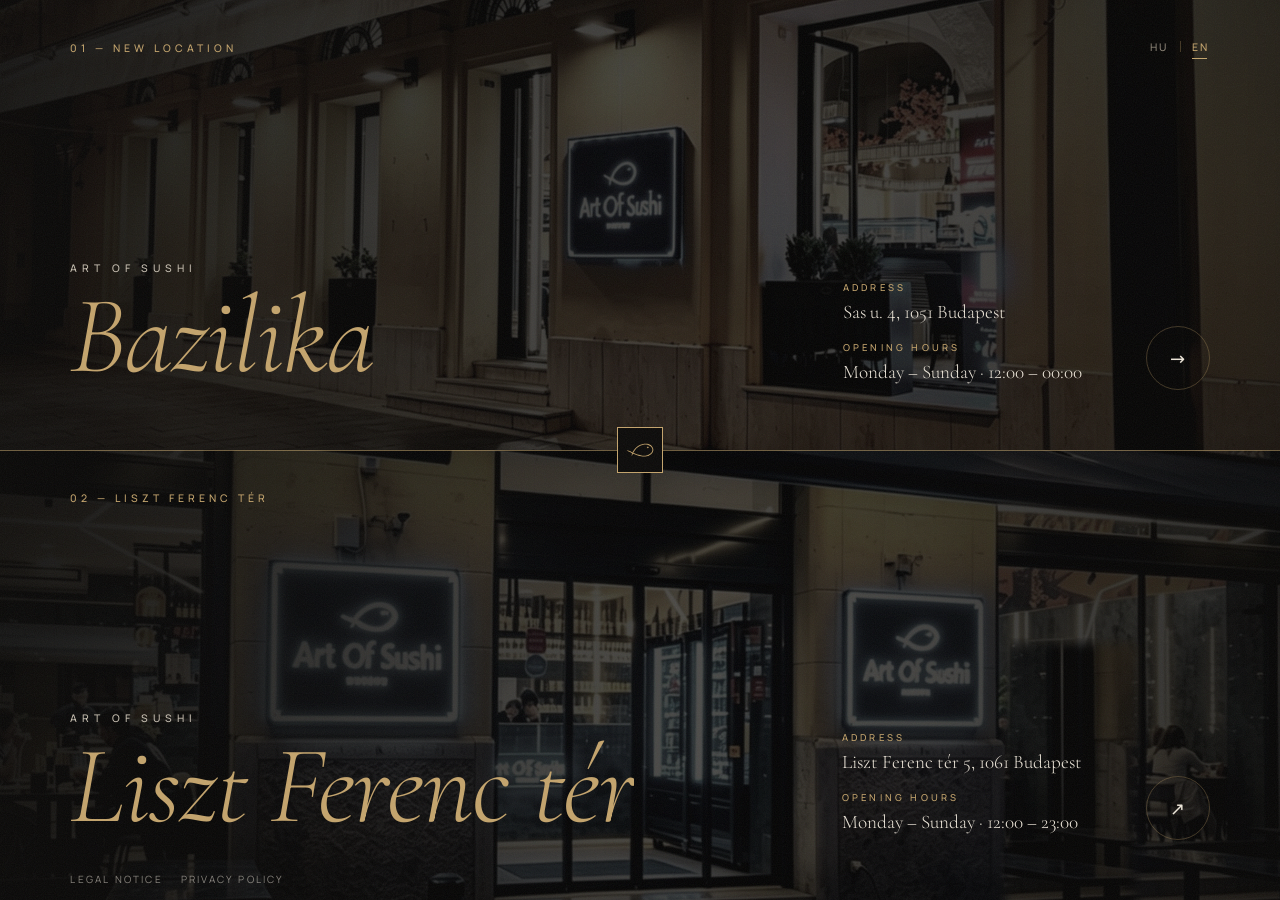
<file: index.html>
<!doctype html>
<html lang="hu">
<head>
  <meta charset="utf-8">
  <meta name="viewport" content="width=device-width, initial-scale=1">
  <title>Art of Sushi · Budapest · Bazilika &amp; Liszt Ferenc tér</title>
  <meta name="description" content="Art of Sushi Budapesten – két üzlet: az új Bazilika üzlet (Sas u. 4, 1051) és a Liszt Ferenc téri üzlet (Liszt Ferenc tér 5, 1061).">
  <link rel="canonical" href="https://artofsushibp.hu/">
  <meta property="og:title" content="Art of Sushi · Budapest">
  <meta property="og:description" content="Válasszon üzletet: Bazilika (Sas u. 4) vagy Liszt Ferenc tér 5.">
  <meta property="og:type" content="website">
  <meta property="og:url" content="https://artofsushibp.hu/">
  <meta property="og:image" content="https://artofsushibp.hu/images/ART02955.jpg">
  <meta property="og:site_name" content="Art of Sushi">
  <meta property="og:locale" content="hu_HU">
  <meta name="twitter:card" content="summary_large_image">
  <meta name="theme-color" content="#0b0a09">
  <link rel="icon" href="images/favicon.svg" type="image/svg+xml">

  <link rel="stylesheet" href="fonts/fonts.css">
  <link rel="stylesheet" href="css/entry.css">
  <script src="js/early.js"></script>
  <script type="application/ld+json">
  {
    "@context": "https://schema.org",
    "@type": "WebSite",
    "name": "Art of Sushi Bazilika",
    "alternateName": ["Art of Sushi Budapest", "artofsushibp.hu"],
    "url": "https://artofsushibp.hu/"
  }
  </script>
</head>
<body>

  <main class="entry" aria-label="Válasszon üzletet">

    <!-- Új üzlet -->
    <a class="shop shop--new" href="bazilika.html" data-shop="new">
      <span class="shop__media"><img src="images/facade-bazilika.jpg" alt="" fetchpriority="high" width="2400" height="927"></span>
      <span class="shop__shade" aria-hidden="true"></span>
      <span class="shop__inner">
        <span class="shop__index"><span class="m"><span>01 — Új üzlet</span></span></span>
        <span class="shop__name">
          <span class="shop__brand"><span class="m"><span>Art of Sushi</span></span></span>
          <span class="shop__title"><span class="m"><span><em>Bazilika</em></span></span></span>
        </span>
        <span class="shop__info">
          <span class="shop__row"><span class="m"><span><small>Cím</small>Sas u. 4, 1051 Budapest</span></span></span>
          <span class="shop__row"><span class="m"><span><small>Nyitvatartás</small><span data-cms="calc.line">Hétfő – Vasárnap · 12:00 – 00:00</span></span></span></span>
        </span>
        <span class="shop__go" aria-hidden="true"><i>→</i></span>
      </span>
    </a>

    <!-- Középső választóvonal -->
    <div class="divider" aria-hidden="true">
      <span class="divider__line"></span>
      <span class="divider__mark"><svg class="fishmark" viewBox="276 62 304 154" aria-hidden="true" focusable="false"><path fill="currentColor" d="M 338.726562 206.339844 C 340.070312 203.355469 341.234375 200.652344 342.347656 198.0625 C 343.597656 195.5 344.71875 193.035156 345.769531 190.496094 C 346.984375 188 348.09375 185.425781 349.222656 182.621094 C 349.859375 181.242188 350.492188 179.800781 351.128906 178.28125 C 351.773438 176.765625 352.359375 175.144531 353.152344 173.5 C 353.558594 172.597656 354.0625 171.472656 354.65625 170.152344 C 355.246094 168.828125 355.898438 167.300781 356.78125 165.683594 C 357.625 164.050781 358.550781 162.257812 359.539062 160.335938 L 359.632812 160.15625 C 359.695312 160.023438 359.851562 159.769531 359.960938 159.582031 L 360.6875 158.355469 C 361.167969 157.53125 361.65625 156.703125 362.148438 155.867188 C 363.128906 154.199219 364.097656 152.484375 365.242188 150.851562 C 366.34375 149.1875 367.464844 147.503906 368.597656 145.796875 C 369.820312 144.15625 371.058594 142.492188 372.308594 140.808594 C 382.4375 127.433594 395.820312 114.582031 411.476562 104.066406 C 427.105469 93.550781 445.085938 85.460938 463.503906 81.546875 C 472.699219 79.601562 481.976562 78.601562 490.964844 78.914062 C 492.085938 78.957031 493.207031 79 494.320312 79.042969 C 495.433594 79.09375 496.535156 79.238281 497.640625 79.328125 C 498.738281 79.449219 499.84375 79.5 500.925781 79.671875 C 502.011719 79.835938 503.089844 80 504.167969 80.160156 C 508.457031 80.808594 512.5625 81.84375 516.53125 83.125 C 532.382812 88.320312 545.203125 97.824219 552.824219 107.941406 C 556.675781 112.992188 559.238281 118.164062 560.789062 122.894531 C 561.546875 125.269531 562.035156 127.535156 562.386719 129.636719 C 562.660156 131.746094 562.839844 133.699219 562.828125 135.460938 C 562.84375 138.988281 562.472656 141.738281 562.121094 143.589844 C 561.976562 144.523438 561.765625 145.21875 561.675781 145.695312 C 561.570312 146.171875 561.511719 146.417969 561.511719 146.417969 C 561.511719 146.417969 561.457031 146.660156 561.320312 147.128906 C 561.179688 147.597656 561 148.300781 560.714844 149.207031 C 560.125 151.011719 559.175781 153.65625 557.539062 156.882812 C 555.890625 160.097656 553.59375 163.925781 550.296875 167.90625 C 548.679688 169.917969 546.800781 171.953125 544.703125 173.996094 C 542.605469 176.042969 540.273438 178.085938 537.691406 180.050781 C 532.539062 183.996094 526.441406 187.726562 519.511719 190.738281 C 516.03125 192.234375 512.429688 193.582031 508.507812 194.621094 C 507.542969 194.898438 506.566406 195.179688 505.585938 195.460938 C 504.589844 195.691406 503.585938 195.925781 502.582031 196.15625 C 501.570312 196.378906 500.566406 196.652344 499.535156 196.84375 C 498.503906 197.027344 497.46875 197.210938 496.425781 197.398438 C 488.078125 198.855469 479.199219 199.5 470.0625 199.320312 C 460.925781 199.121094 451.542969 198.148438 442.125 196.554688 C 432.703125 194.972656 423.253906 192.757812 413.921875 190.0625 C 404.558594 187.441406 395.339844 184.328125 386.332031 181.019531 C 377.324219 177.714844 368.546875 174.144531 360.097656 170.441406 C 357.976562 169.53125 355.882812 168.609375 353.816406 167.660156 C 351.746094 166.71875 349.683594 165.808594 347.65625 164.859375 C 345.632812 163.910156 343.625 162.972656 341.636719 162.042969 C 339.785156 161.152344 337.953125 160.273438 336.140625 159.402344 C 327.210938 155.105469 319.957031 151.402344 316.320312 149.582031 C 302.910156 142.789062 294.574219 140.277344 281.964844 137.167969 C 291.640625 145.820312 298.414062 151.34375 311.851562 158.324219 C 315.5 160.195312 322.804688 163.945312 331.835938 168.304688 C 333.671875 169.183594 335.527344 170.074219 337.402344 170.976562 C 339.417969 171.921875 341.453125 172.875 343.507812 173.835938 C 345.5625 174.796875 347.660156 175.722656 349.757812 176.679688 C 351.859375 177.640625 353.988281 178.582031 356.144531 179.507812 C 364.738281 183.273438 373.699219 186.917969 382.914062 190.300781 C 392.128906 193.679688 401.585938 196.875 411.214844 199.570312 C 420.828125 202.34375 430.640625 204.640625 440.472656 206.296875 C 450.308594 207.957031 460.175781 208.984375 469.871094 209.1875 C 479.566406 209.375 489.085938 208.691406 498.117188 207.113281 C 499.246094 206.910156 500.367188 206.707031 501.484375 206.507812 C 502.597656 206.296875 503.695312 206.007812 504.789062 205.761719 C 505.886719 205.507812 506.972656 205.253906 508.054688 205.003906 C 509.125 204.695312 510.1875 204.390625 511.246094 204.089844 C 515.476562 202.964844 519.597656 201.429688 523.4375 199.769531 C 531.144531 196.414062 537.917969 192.273438 543.683594 187.855469 C 546.570312 185.652344 549.191406 183.355469 551.5625 181.042969 C 553.929688 178.738281 556.058594 176.425781 557.914062 174.125 C 561.671875 169.566406 564.363281 165.117188 566.300781 161.328125 C 568.226562 157.527344 569.367188 154.355469 570.074219 152.183594 C 570.417969 151.089844 570.632812 150.238281 570.800781 149.675781 C 570.964844 149.109375 571.035156 148.8125 571.035156 148.8125 C 571.035156 148.8125 571.101562 148.515625 571.234375 147.9375 C 571.347656 147.355469 571.59375 146.511719 571.773438 145.371094 C 572.203125 143.113281 572.671875 139.734375 572.652344 135.375 C 572.664062 133.199219 572.453125 130.789062 572.101562 128.171875 C 571.679688 125.570312 571.070312 122.777344 570.144531 119.875 C 568.261719 114.09375 565.15625 107.890625 560.65625 101.984375 C 551.710938 90.148438 537.316406 79.585938 519.59375 73.753906 C 501.746094 67.992188 481.222656 67.589844 461.441406 71.886719 C 441.621094 76.101562 422.535156 84.714844 405.972656 95.847656 C 389.386719 106.988281 375.210938 120.605469 364.449219 134.8125 C 363.121094 136.601562 361.789062 138.355469 360.511719 140.117188 C 359.304688 141.929688 358.113281 143.722656 356.941406 145.488281 C 355.726562 147.230469 354.695312 149.050781 353.648438 150.832031 C 353.125 151.71875 352.609375 152.601562 352.09375 153.476562 C 351.835938 153.914062 351.582031 154.351562 351.324219 154.785156 C 351.210938 154.984375 351.042969 155.257812 350.976562 155.398438 L 350.878906 155.59375 C 349.824219 157.640625 348.84375 159.554688 347.945312 161.296875 C 347.015625 163.027344 346.320312 164.660156 345.699219 166.074219 C 345.074219 167.488281 344.542969 168.695312 344.117188 169.660156 C 343.292969 171.425781 342.726562 173.183594 342.15625 174.847656 C 341.589844 176.511719 341.082031 178.109375 340.617188 179.648438 C 339.839844 182.785156 339.285156 185.71875 338.828125 188.566406 C 338.535156 191.464844 338.371094 194.292969 338.28125 197.1875 C 338.328125 200.113281 338.519531 203.125 338.726562 206.339844 "/><path fill="currentColor" stroke-width="2.997" stroke-linecap="butt" stroke-linejoin="miter" stroke="currentColor" stroke-miterlimit="10" d="M 0.00126983 0.00166563 C -0.280181 -6.037791 -10.017583 -8.508301 -13.234718 -3.387467 C -16.451853 1.729458 -10.248216 9.402892 -4.533209 7.436648 C 1.185707 5.470404 1.510157 -4.212273 -4.013308 -6.663237 " transform="matrix(0.999288, 0, 0, -0.999288, 519.787794, 109.892289)"/></svg></span>
    </div>

    <!-- Régi üzlet -->
    <a class="shop shop--old" href="https://artofsushi.hu/" data-shop="old">
      <span class="shop__media"><img src="images/facade-liszt.jpg" alt="" width="2400" height="1025"></span>
      <span class="shop__shade" aria-hidden="true"></span>
      <span class="shop__inner">
        <span class="shop__index"><span class="m"><span>02 — Liszt Ferenc tér</span></span></span>
        <span class="shop__name">
          <span class="shop__brand"><span class="m"><span>Art of Sushi</span></span></span>
          <span class="shop__title"><span class="m"><span><em>Liszt Ferenc tér</em></span></span></span>
        </span>
        <span class="shop__info">
          <span class="shop__row"><span class="m"><span><small>Cím</small>Liszt Ferenc tér 5, 1061 Budapest</span></span></span>
          <span class="shop__row"><span class="m"><span><small>Nyitvatartás</small>Hétfő – Vasárnap · 12:00 – 23:00</span></span></span>
        </span>
        <span class="shop__go" aria-hidden="true"><i>↗</i></span>
      </span>
    </a>

  </main>

  <!-- Nyelvváltó -->
  <div class="entry-lang"><div class="lang" role="group" aria-label="Nyelv / Language"><button type="button" data-lang="hu" aria-pressed="true" lang="hu">HU</button><span aria-hidden="true"></span><button type="button" data-lang="en" aria-pressed="false" lang="en">EN</button></div></div>

  <!-- Jogi linkek -->
  <nav class="entry-legal" aria-label="Jogi információk"><a href="impresszum.html">Impresszum</a><a href="adatkezeles.html">Adatkezelési tájékoztató</a></nav>

  <!-- Átmenet -->
  <div class="curtain" aria-hidden="true"></div>

  <script src="js/content-i18n.js"></script>
  <script src="js/i18n.js"></script>
  <script src="js/entry.js"></script>
</body>
</html>
</file>
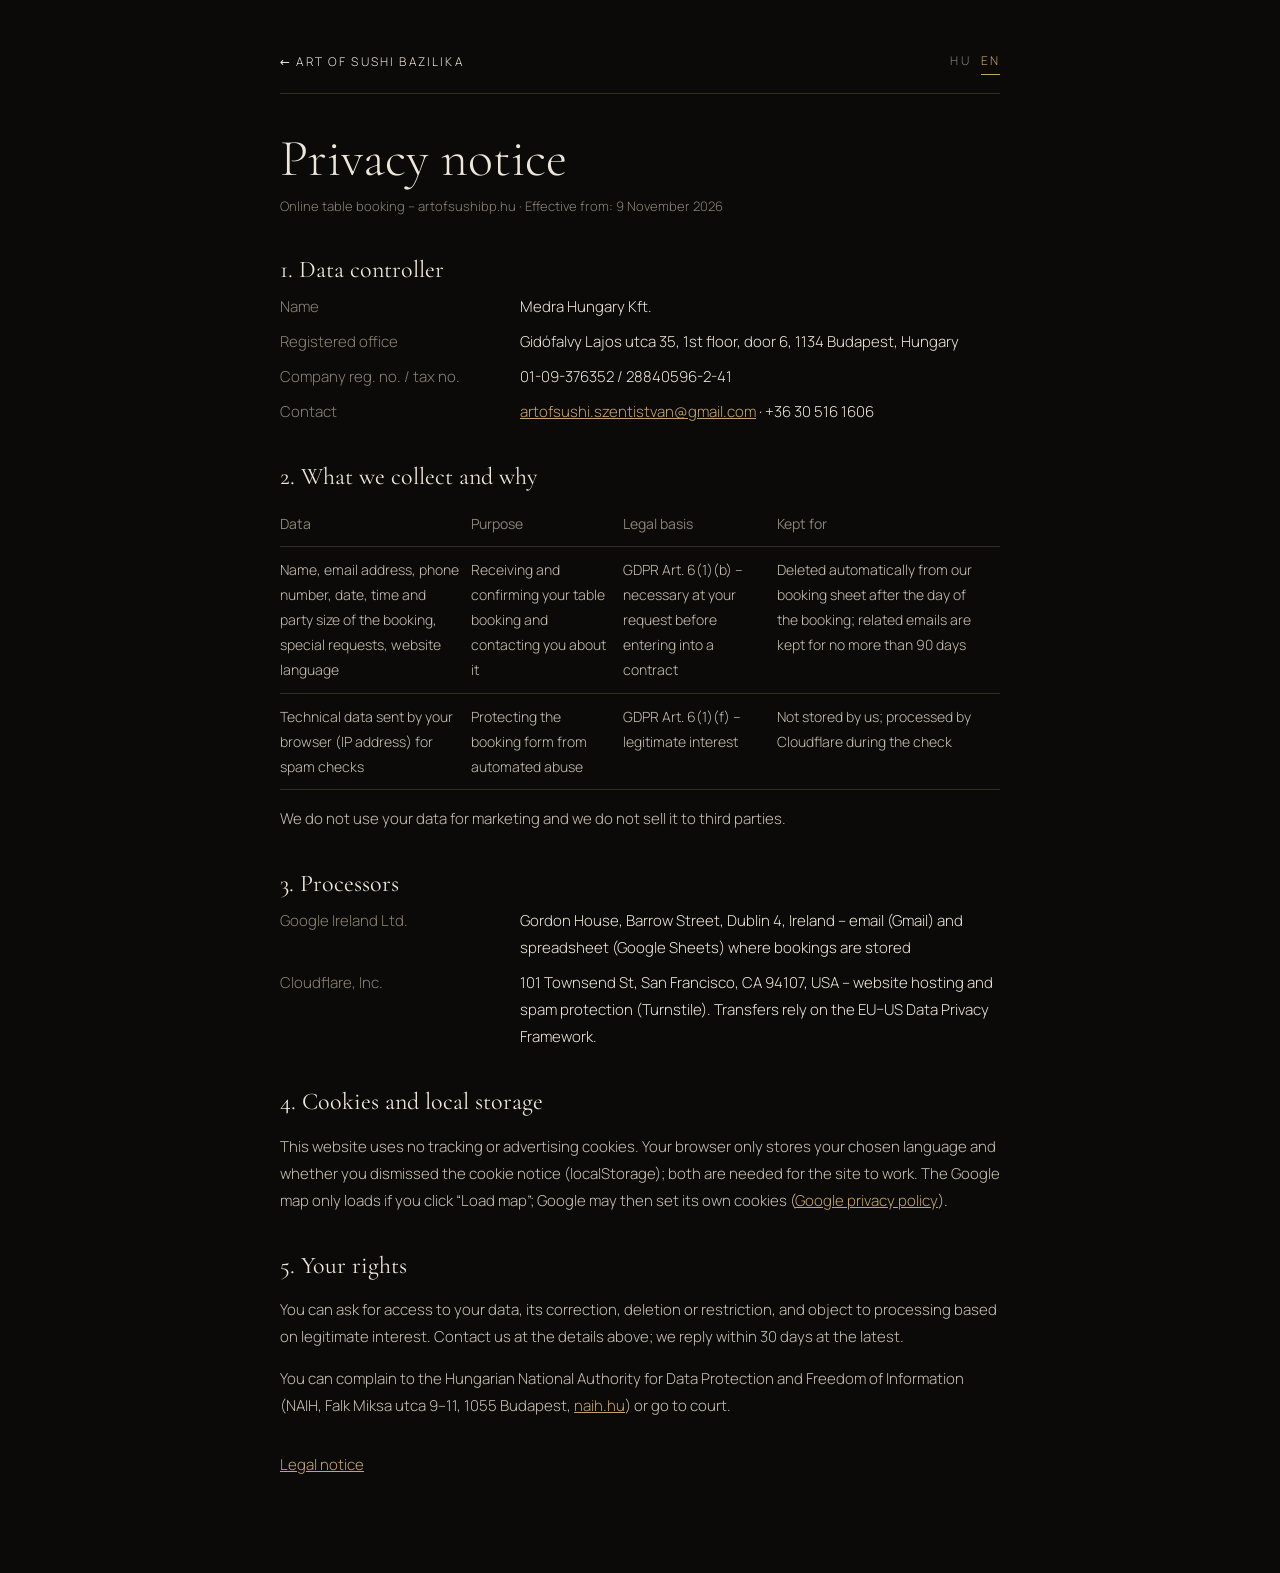
<file: adatkezeles.html>
<!doctype html>
<html lang="hu">
<head>
  <meta charset="utf-8">
  <meta name="viewport" content="width=device-width, initial-scale=1">
  <title>Adatkezelési tájékoztató · Art of Sushi Bazilika</title>
  <meta name="robots" content="noindex">
  <link rel="icon" href="images/favicon.svg" type="image/svg+xml">
  <link rel="stylesheet" href="fonts/fonts.css">
  <link rel="stylesheet" href="css/legal.css">
</head>
<body data-title-hu="Adatkezelési tájékoztató · Art of Sushi Bazilika" data-title-en="Privacy notice · Art of Sushi Bazilika">
  <!-- Tervezet. A [ … ] jelölt adatokat ki kell tölteni, és élesítés előtt érdemes jogásszal átnézetni. -->
  <main class="legal">
    <div class="legal__top">
      <a href="bazilika.html">← Art of Sushi Bazilika</a>
      <div class="lang"><button type="button" data-lang="hu">HU</button><button type="button" data-lang="en">EN</button></div>
    </div>

    <section data-l="hu">
      <h1>Adatkezelési tájékoztató</h1>
      <p class="meta">Online asztalfoglalás – artofsushibp.hu · Hatályos: 2026. november 9.</p>

      <h2>1. Adatkezelő</h2>
      <dl>
        <dt>Név</dt><dd>Medra Hungary Kft.</dd>
        <dt>Székhely</dt><dd>1134 Budapest, Gidófalvy Lajos utca 35. 1. em. 6. ajtó</dd>
        <dt>Cégjegyzékszám / adószám</dt><dd>01-09-376352 / 28840596-2-41</dd>
        <dt>Kapcsolat</dt><dd><a href="mailto:artofsushi.szentistvan@gmail.com">artofsushi.szentistvan@gmail.com</a> · +36 30 516 1606</dd>
      </dl>

      <h2>2. Milyen adatokat kezelünk és miért</h2>
      <div class="tbl"><table>
        <tr><th>Adat</th><th>Cél</th><th>Jogalap</th><th>Meddig</th></tr>
        <tr><td>Név, e-mail cím, telefonszám, a foglalás dátuma, időpontja, létszáma, egyéb kérés, a weboldal nyelve</td><td>Az asztalfoglalás fogadása, visszaigazolása, kapcsolattartás a foglalással kapcsolatban</td><td>GDPR 6. cikk (1) b) – az Ön kérésére, szerződéskötést megelőzően szükséges</td><td>A foglalási táblázatból a foglalás napja után automatikusan töröljük; a foglalással kapcsolatos e-maileket legfeljebb 90 napig őrizzük</td></tr>
        <tr><td>A böngésző által küldött technikai adatok (IP-cím) a spam elleni ellenőrzéshez</td><td>A foglalási űrlap védelme automatizált visszaélések ellen</td><td>GDPR 6. cikk (1) f) – jogos érdek</td><td>Nem tároljuk; az ellenőrzés idejére kezeli a Cloudflare</td></tr>
      </table></div>
      <p>Az adatokat marketingcélra nem használjuk, és harmadik félnek nem adjuk el.</p>

      <h2>3. Adatfeldolgozók</h2>
      <dl>
        <dt>Google Ireland Ltd.</dt><dd>Gordon House, Barrow Street, Dublin 4, Írország – e-mail (Gmail) és táblázat (Google Táblázatok), ahol a foglalásokat tároljuk</dd>
        <dt>Cloudflare, Inc.</dt><dd>101 Townsend St, San Francisco, CA 94107, USA – a weboldal tárhelye és a spam elleni ellenőrzés (Turnstile). Az adattovábbítás az EU–USA adatvédelmi keretrendszer alapján történik.</dd>
      </dl>

      <h2>4. Sütik és helyi tárolás</h2>
      <p>A weboldal nem használ követő vagy hirdetési sütiket. A böngészőben csak a választott nyelvet és a süti-értesítés elfogadását tároljuk (localStorage), ezek az oldal működéséhez szükségesek. A Google Térkép csak akkor töltődik be, ha a „Térkép betöltése” gombra kattint; ekkor a Google saját sütiket helyezhet el (<a href="https://policies.google.com/privacy" target="_blank" rel="noopener">a Google adatvédelmi tájékoztatója</a>).</p>

      <h2>5. Az Ön jogai</h2>
      <p>Kérheti az adataihoz való hozzáférést, azok helyesbítését, törlését vagy kezelésük korlátozását, valamint tiltakozhat a jogos érdeken alapuló kezelés ellen. Kérését a fenti elérhetőségen fogadjuk, és legkésőbb 30 napon belül válaszolunk.</p>
      <p>Panaszával fordulhat a Nemzeti Adatvédelmi és Információszabadság Hatósághoz (NAIH, 1055 Budapest, Falk Miksa utca 9–11., <a href="https://naih.hu" rel="noopener">naih.hu</a>), vagy bírósághoz.</p>
      <p style="margin-top:32px"><a href="impresszum.html">Impresszum</a></p>
    </section>

    <section data-l="en">
      <h1>Privacy notice</h1>
      <p class="meta">Online table booking – artofsushibp.hu · Effective from: 9 November 2026</p>

      <h2>1. Data controller</h2>
      <dl>
        <dt>Name</dt><dd>Medra Hungary Kft.</dd>
        <dt>Registered office</dt><dd>Gidófalvy Lajos utca 35, 1st floor, door 6, 1134 Budapest, Hungary</dd>
        <dt>Company reg. no. / tax no.</dt><dd>01-09-376352 / 28840596-2-41</dd>
        <dt>Contact</dt><dd><a href="mailto:artofsushi.szentistvan@gmail.com">artofsushi.szentistvan@gmail.com</a> · +36 30 516 1606</dd>
      </dl>

      <h2>2. What we collect and why</h2>
      <div class="tbl"><table>
        <tr><th>Data</th><th>Purpose</th><th>Legal basis</th><th>Kept for</th></tr>
        <tr><td>Name, email address, phone number, date, time and party size of the booking, special requests, website language</td><td>Receiving and confirming your table booking and contacting you about it</td><td>GDPR Art. 6(1)(b) – necessary at your request before entering into a contract</td><td>Deleted automatically from our booking sheet after the day of the booking; related emails are kept for no more than 90 days</td></tr>
        <tr><td>Technical data sent by your browser (IP address) for spam checks</td><td>Protecting the booking form from automated abuse</td><td>GDPR Art. 6(1)(f) – legitimate interest</td><td>Not stored by us; processed by Cloudflare during the check</td></tr>
      </table></div>
      <p>We do not use your data for marketing and we do not sell it to third parties.</p>

      <h2>3. Processors</h2>
      <dl>
        <dt>Google Ireland Ltd.</dt><dd>Gordon House, Barrow Street, Dublin 4, Ireland – email (Gmail) and spreadsheet (Google Sheets) where bookings are stored</dd>
        <dt>Cloudflare, Inc.</dt><dd>101 Townsend St, San Francisco, CA 94107, USA – website hosting and spam protection (Turnstile). Transfers rely on the EU–US Data Privacy Framework.</dd>
      </dl>

      <h2>4. Cookies and local storage</h2>
      <p>This website uses no tracking or advertising cookies. Your browser only stores your chosen language and whether you dismissed the cookie notice (localStorage); both are needed for the site to work. The Google map only loads if you click “Load map”; Google may then set its own cookies (<a href="https://policies.google.com/privacy" target="_blank" rel="noopener">Google privacy policy</a>).</p>

      <h2>5. Your rights</h2>
      <p>You can ask for access to your data, its correction, deletion or restriction, and object to processing based on legitimate interest. Contact us at the details above; we reply within 30 days at the latest.</p>
      <p>You can complain to the Hungarian National Authority for Data Protection and Freedom of Information (NAIH, Falk Miksa utca 9–11, 1055 Budapest, <a href="https://naih.hu" rel="noopener">naih.hu</a>) or go to court.</p>
      <p style="margin-top:32px"><a href="impresszum.html">Legal notice</a></p>
    </section>
  </main>
  <script src="js/legal.js"></script>
</body>
</html>
</file>
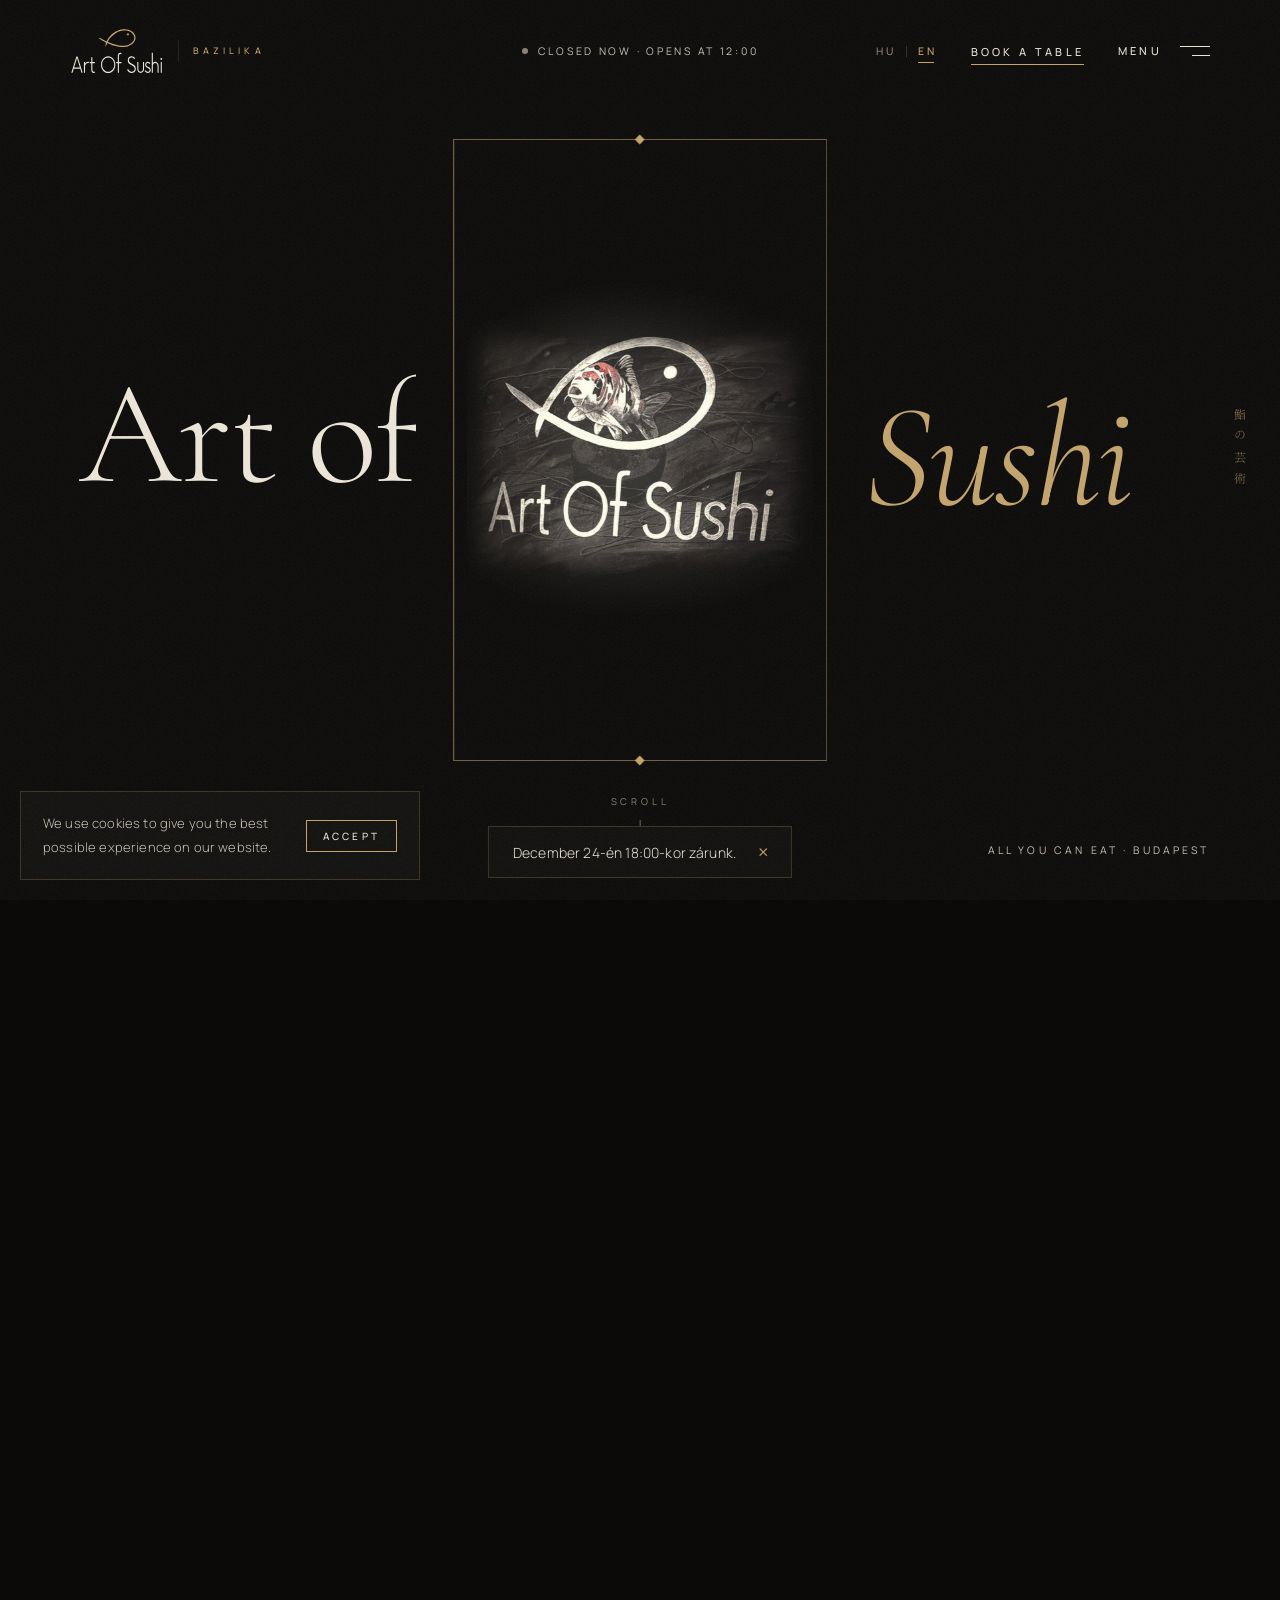
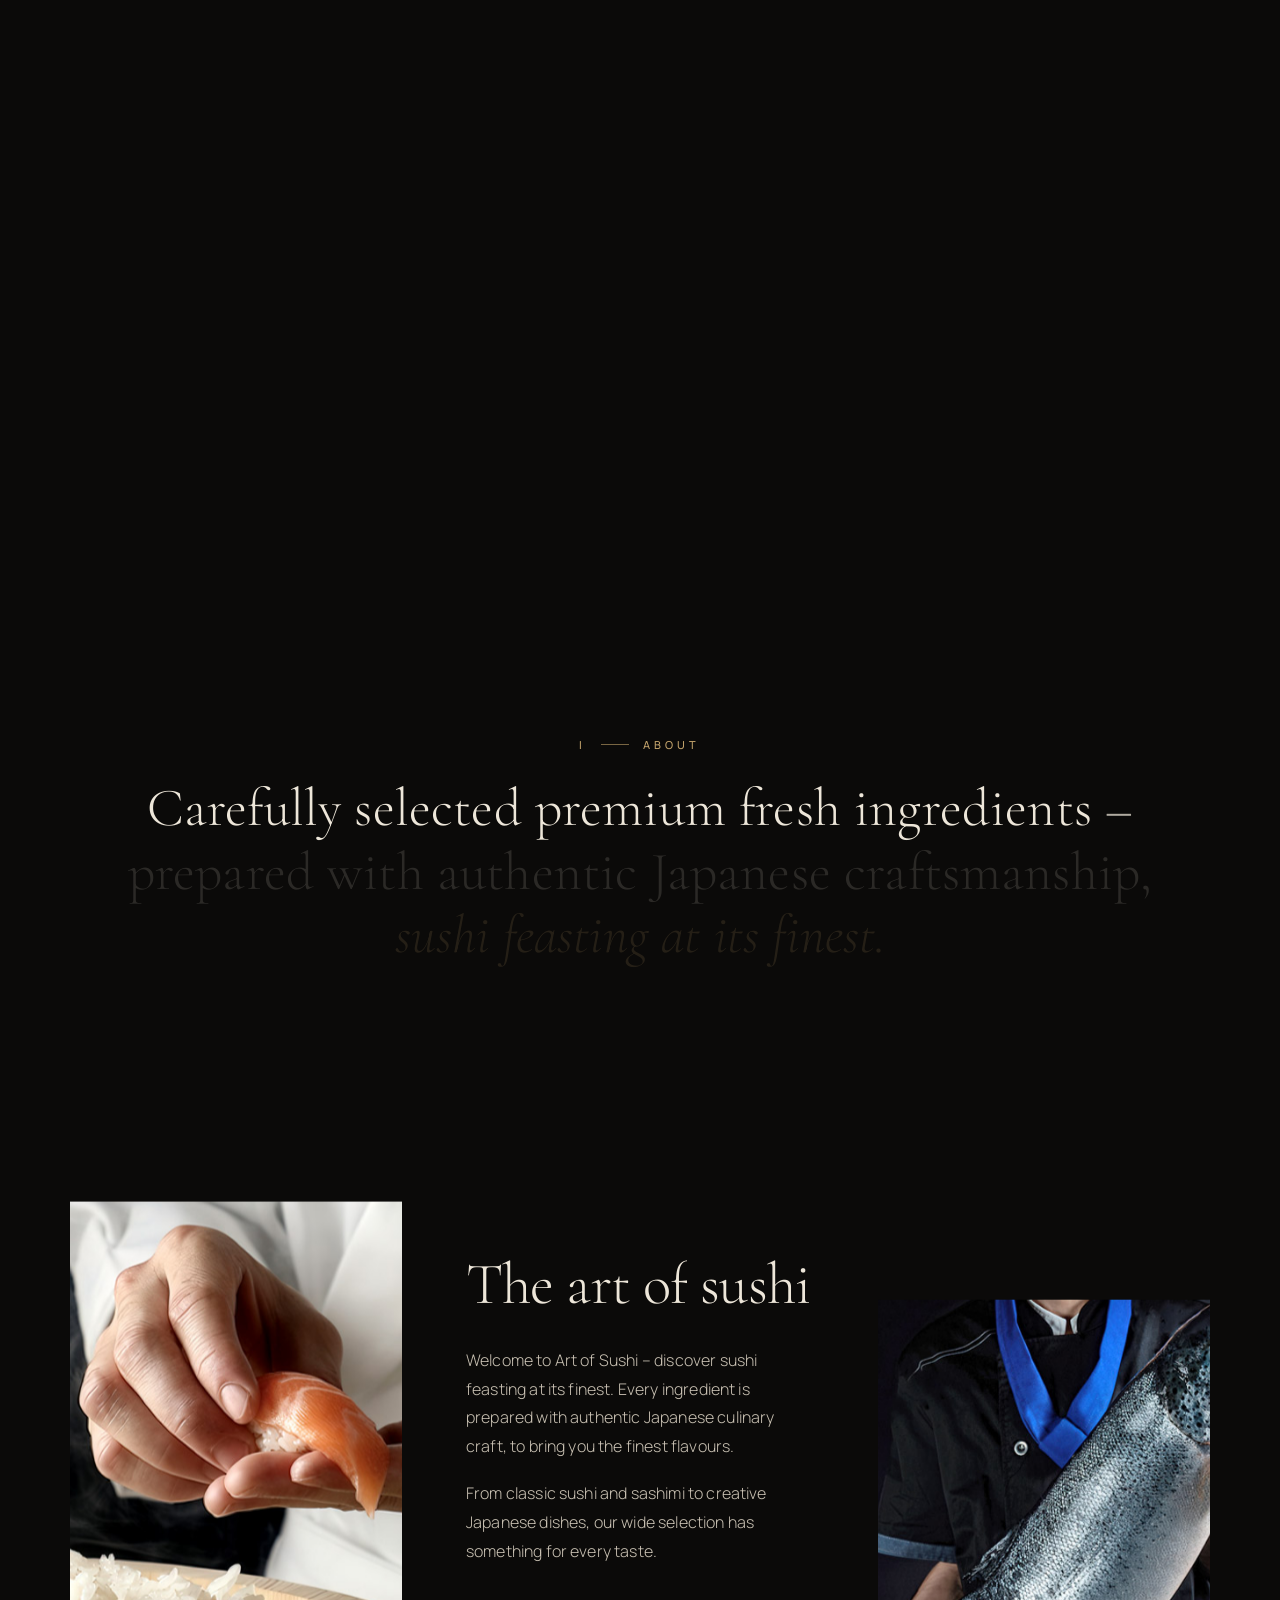
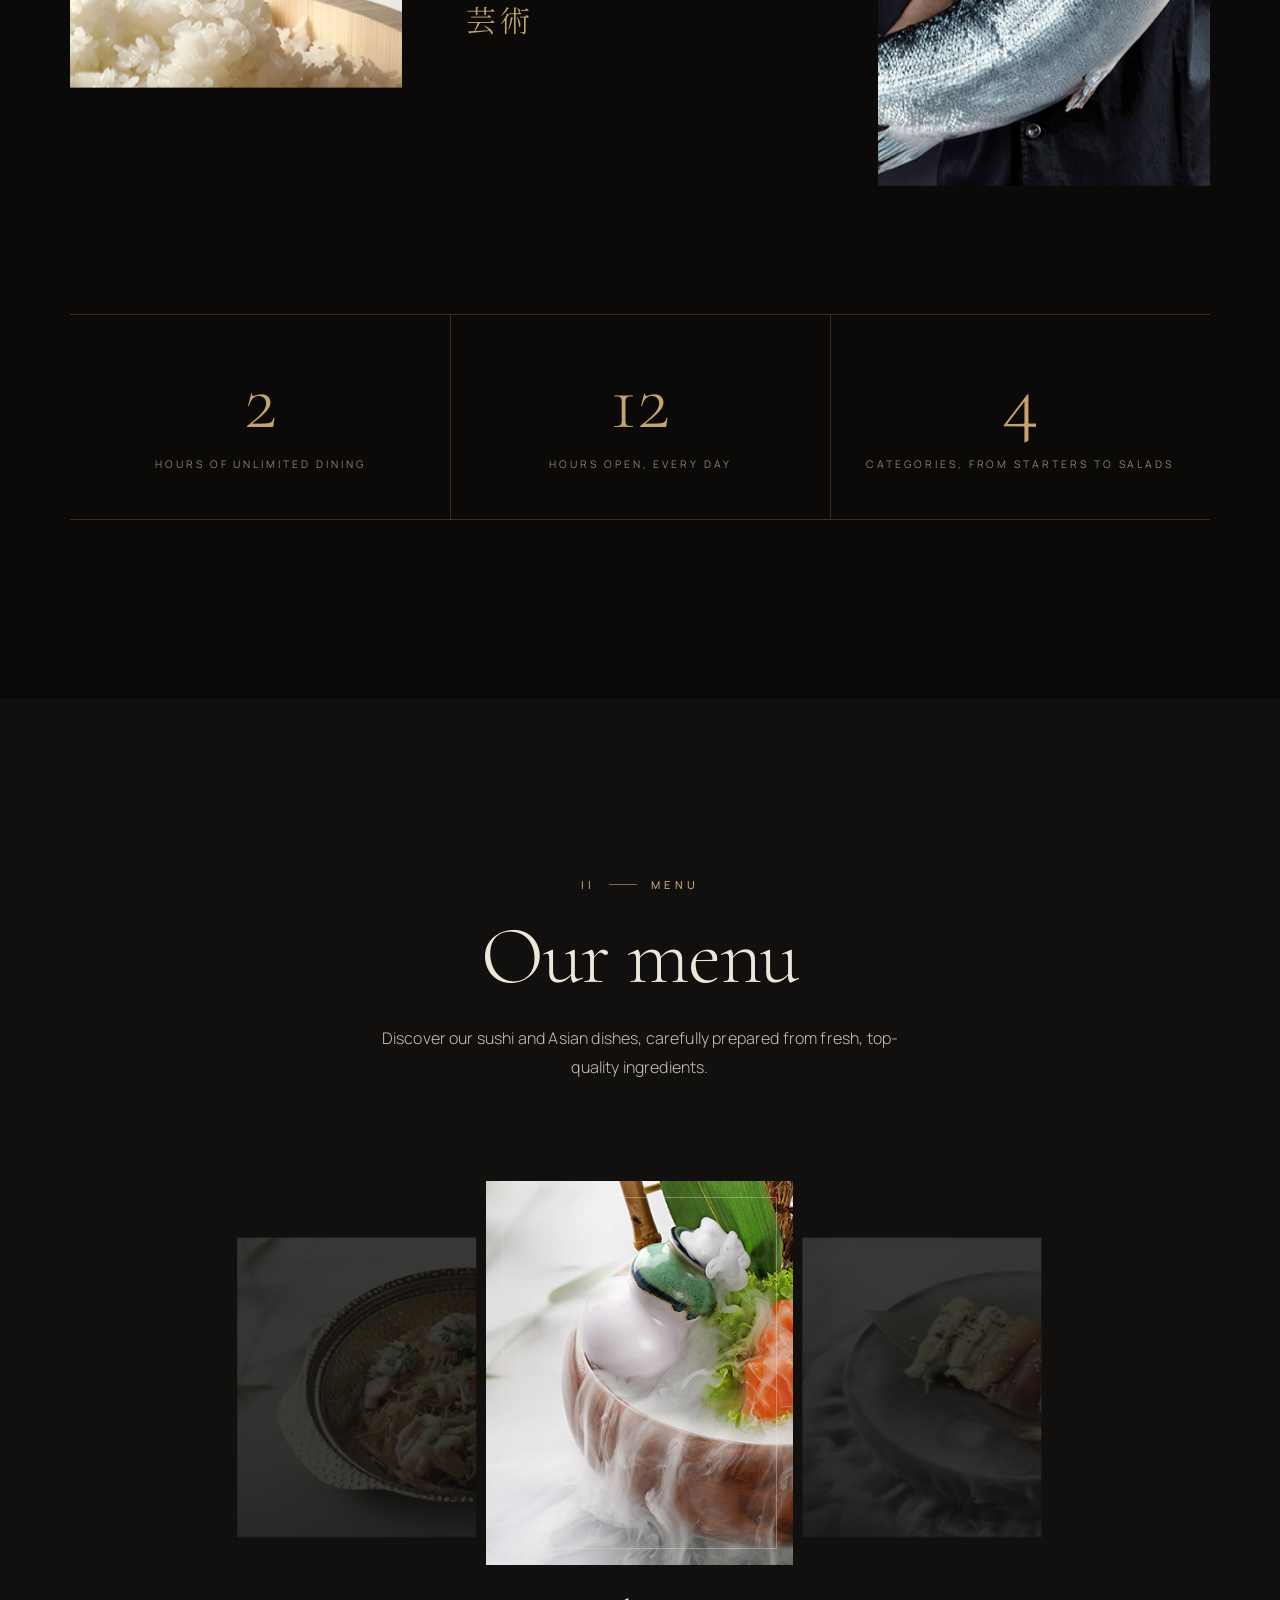
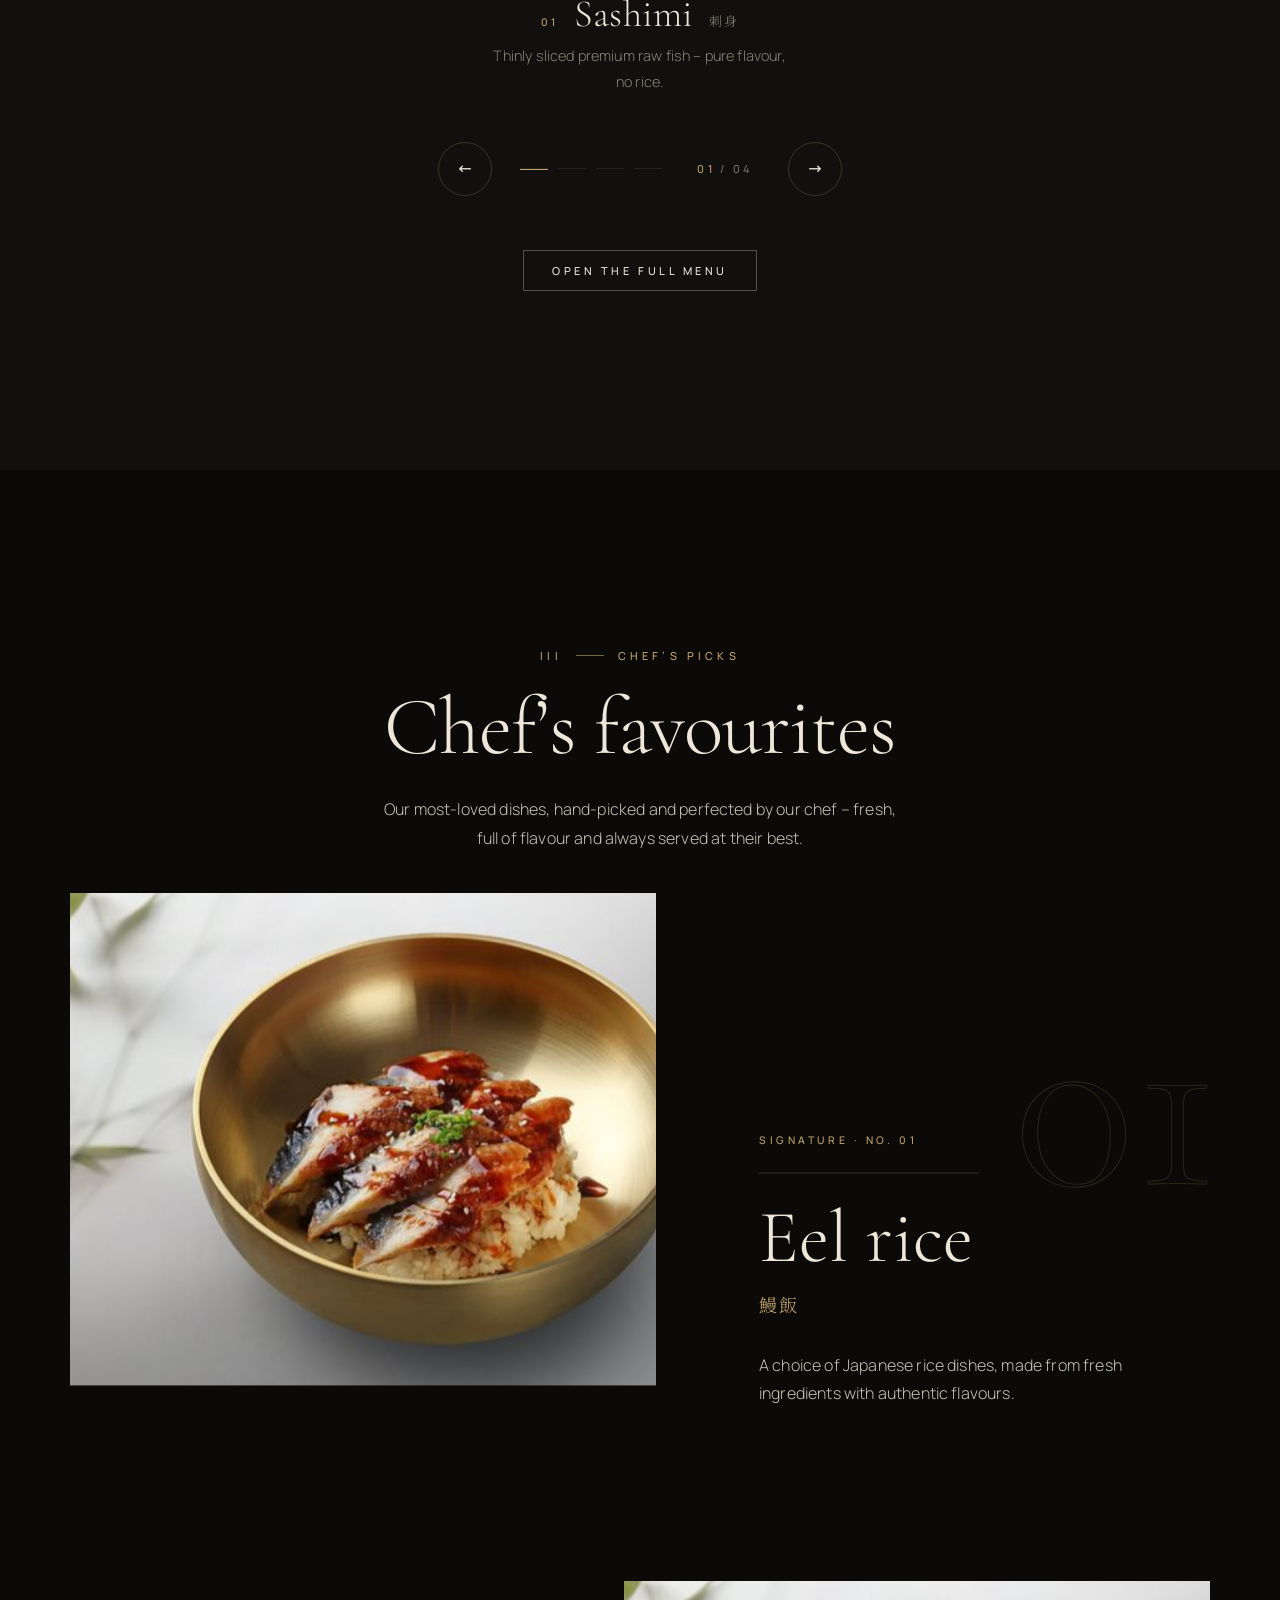
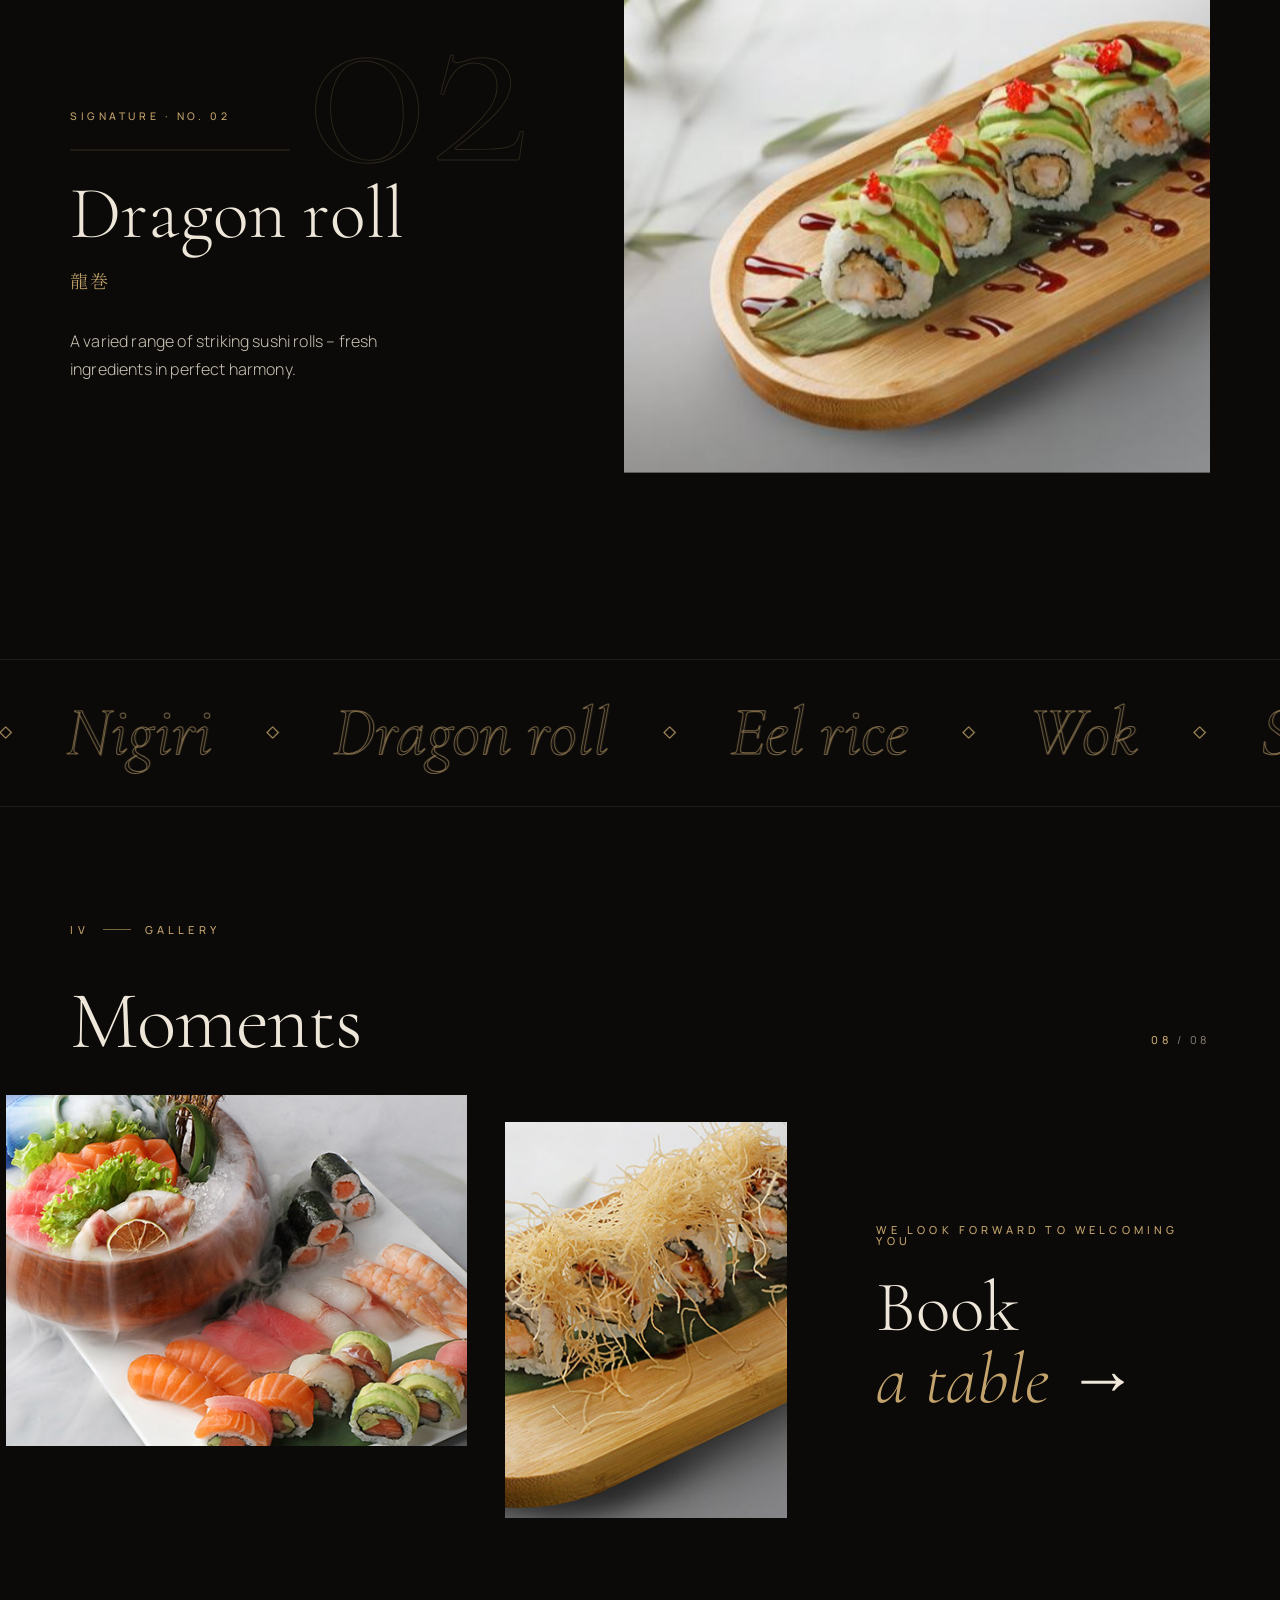
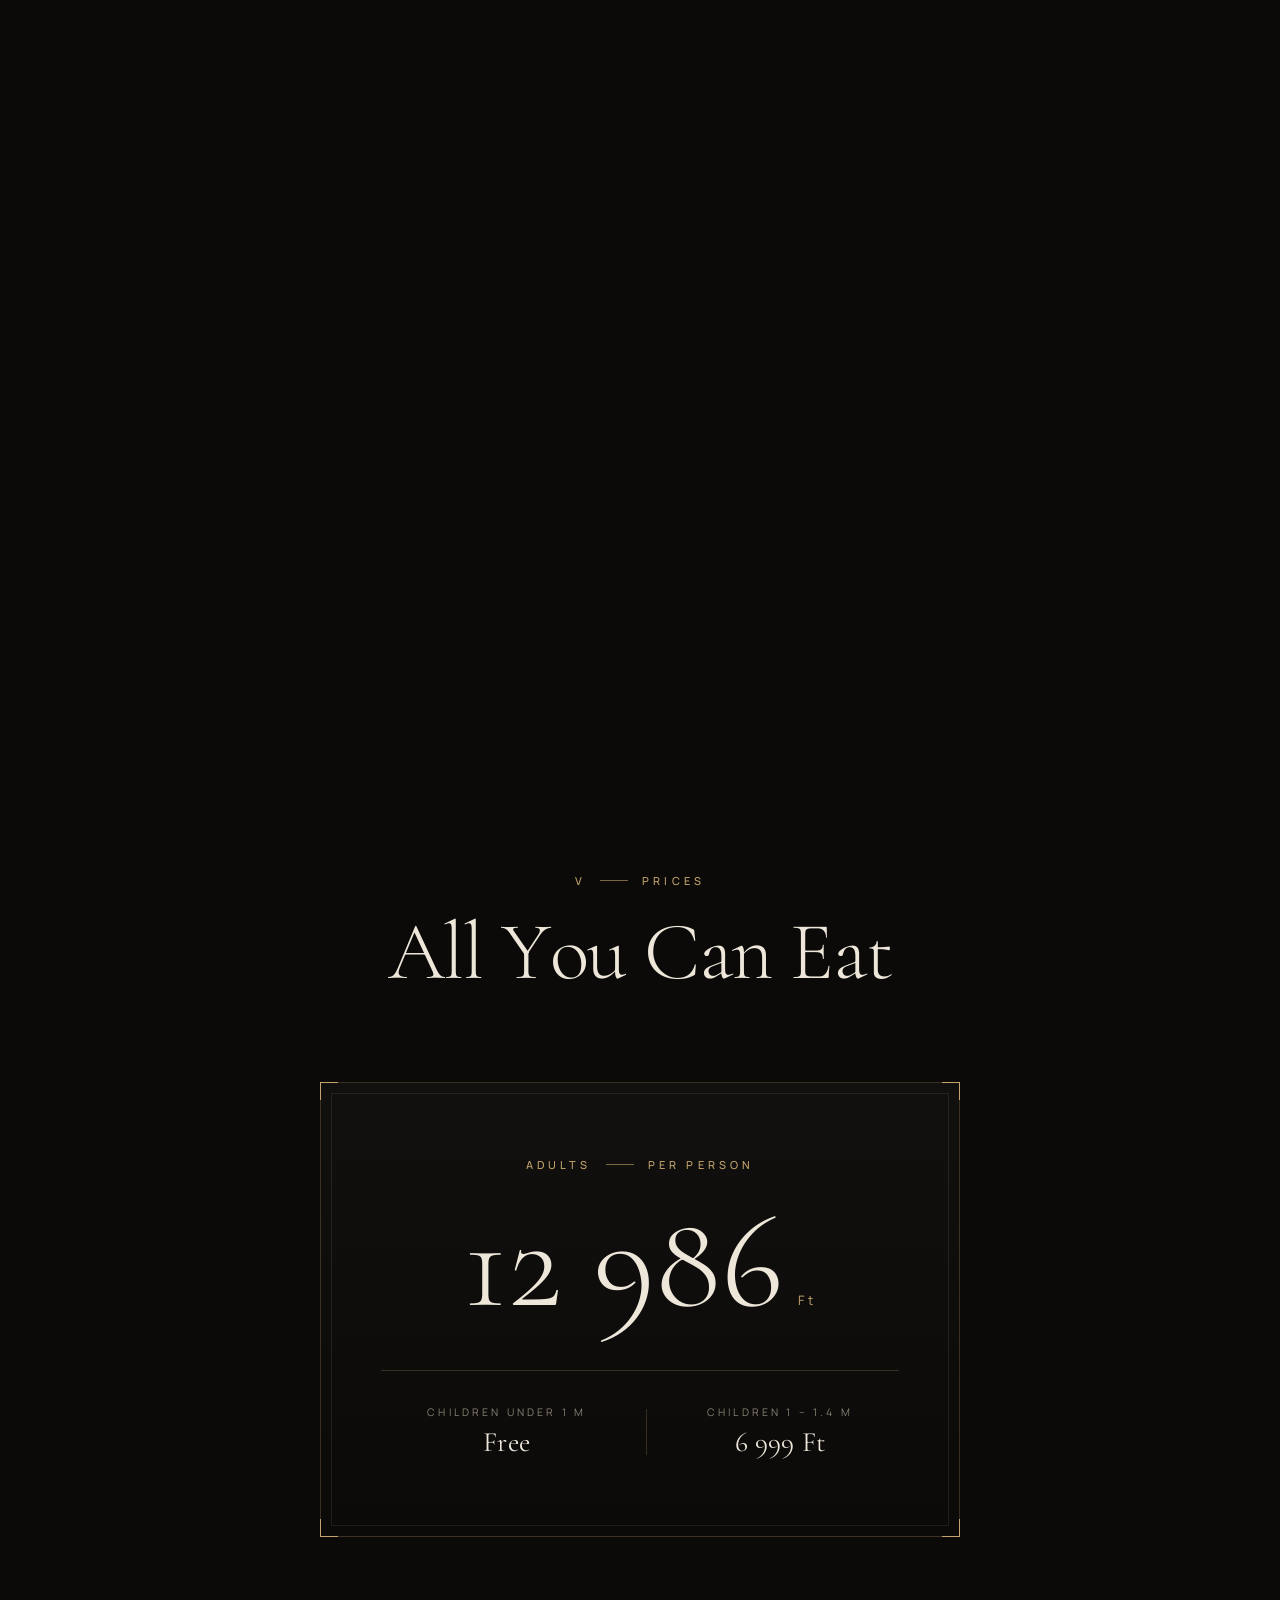
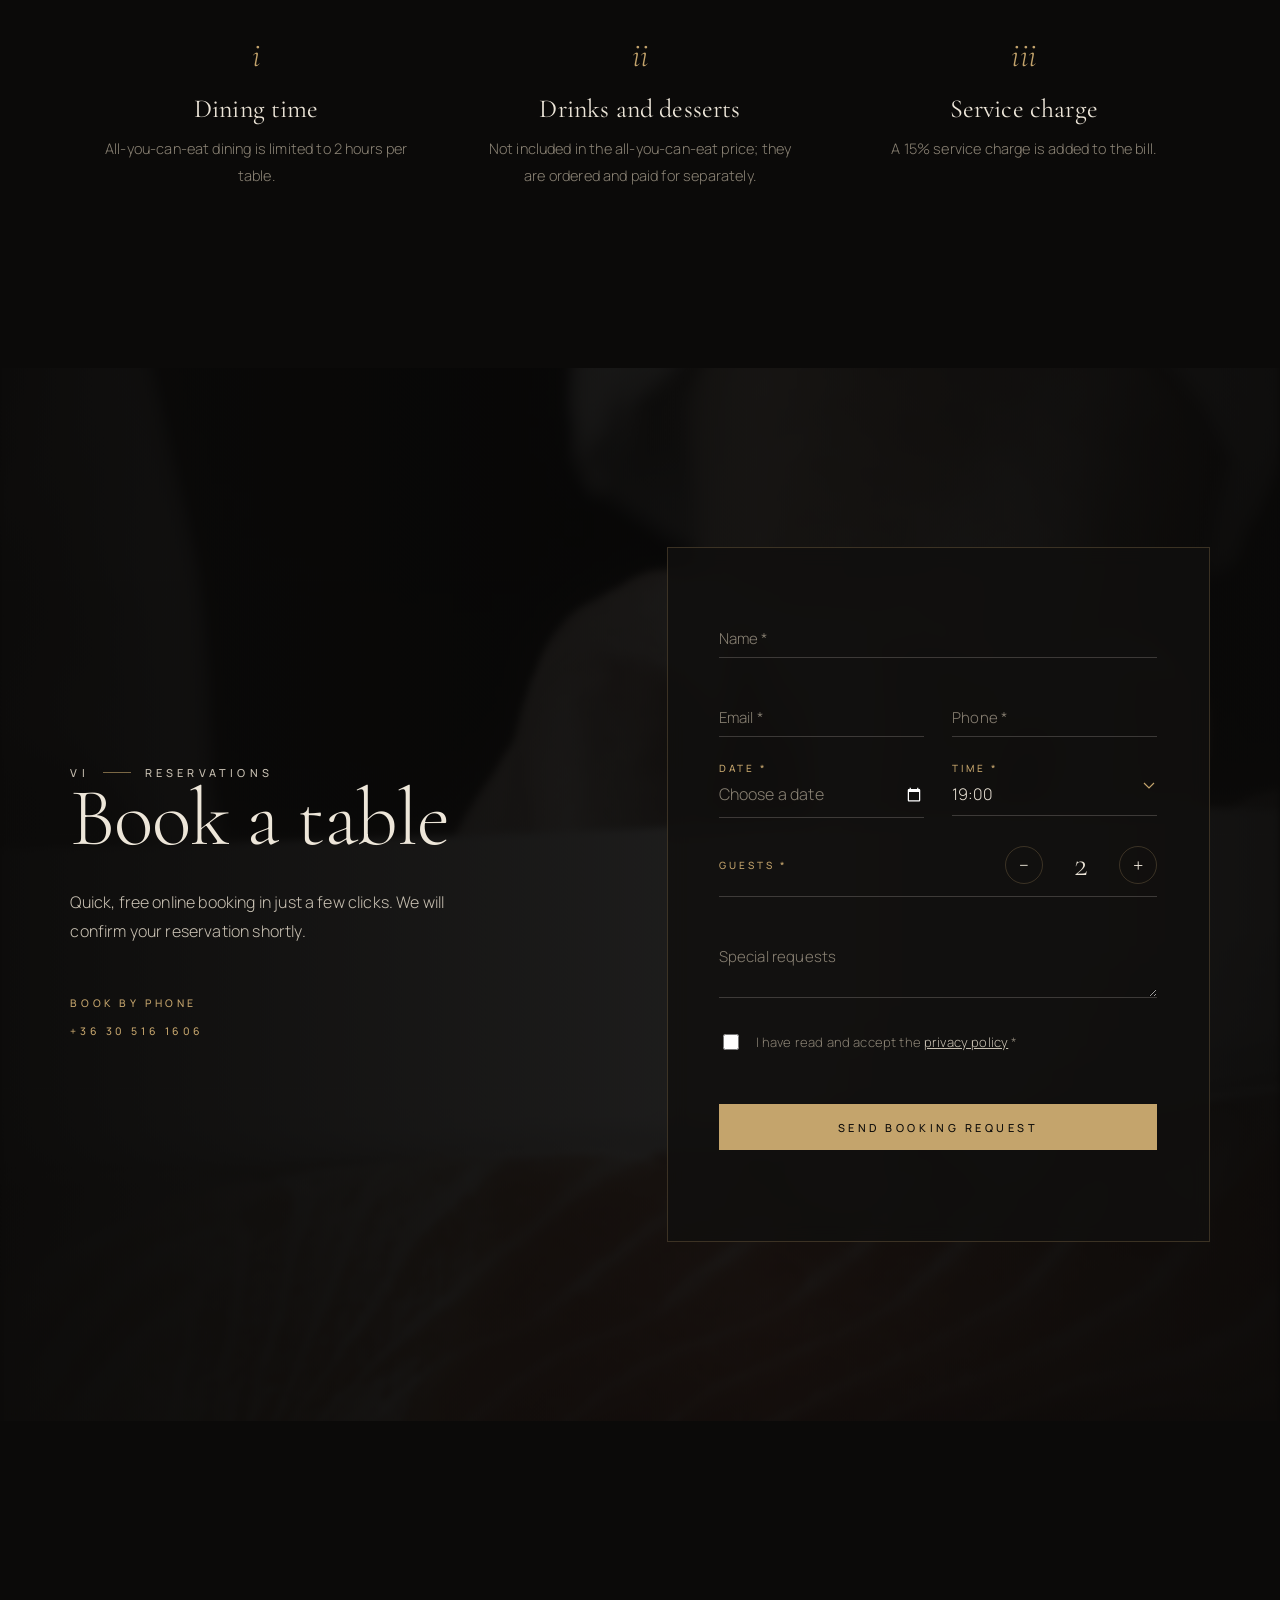
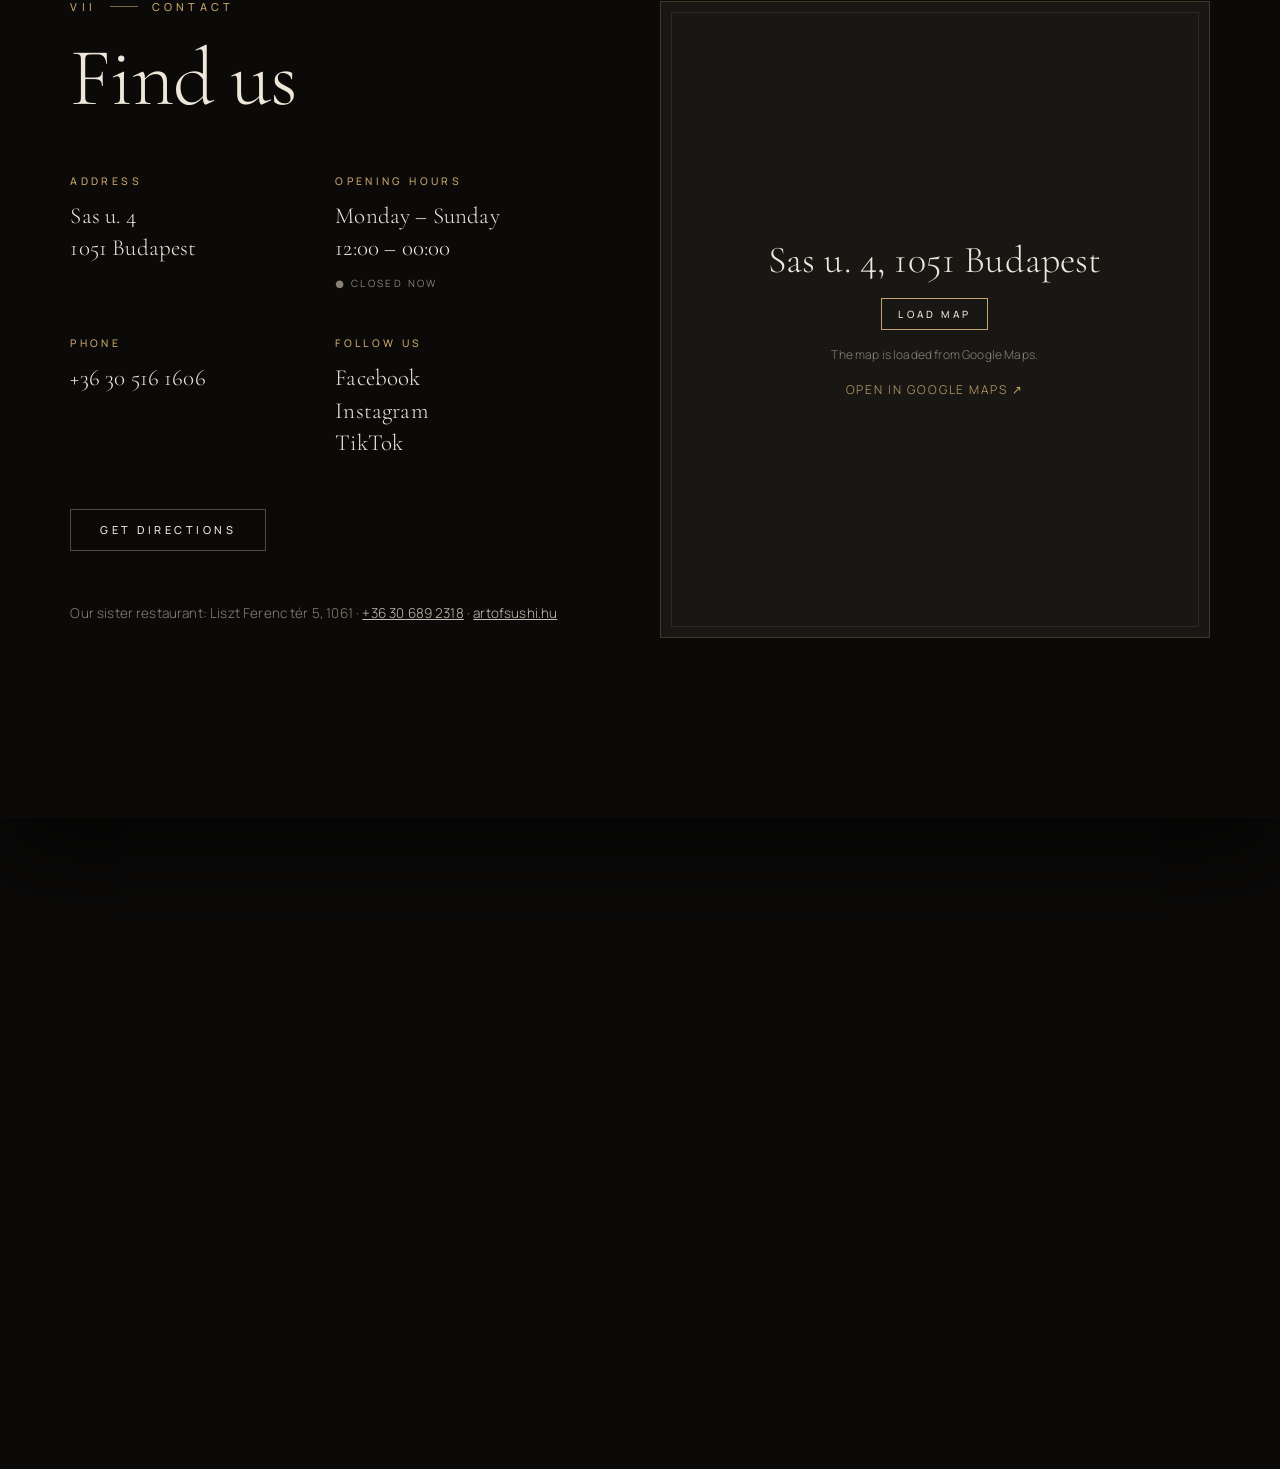
<file: bazilika.html>
<!doctype html>
<html lang="hu">
<head>
  <meta charset="utf-8">
  <meta name="viewport" content="width=device-width, initial-scale=1">
  <title>Art of Sushi Bazilika · All You Can Eat sushi étterem · Budapest, Sas u. 4</title>
  <meta name="description" data-cms-attr="content=calc.meta" content="Art of Sushi Bazilika – korlátlan (all you can eat) prémium sushi étterem a Szent István-bazilika mellett. Budapest, Sas u. 4, 1051. Nyitva minden nap 12:00–00:00. Asztalfoglalás online vagy: +36 30 516 1606.">
  <link rel="canonical" href="https://artofsushibp.hu/bazilika">
  <meta property="og:title" content="Art of Sushi Bazilika">
  <meta property="og:description" content="Korlátlan prémium sushi a Bazilika mellett. Sas u. 4, Budapest.">
  <meta property="og:type" content="restaurant">
  <meta property="og:url" content="https://artofsushibp.hu/bazilika">
  <meta property="og:site_name" content="Art of Sushi Bazilika">
  <meta property="og:locale" content="hu_HU">
  <meta property="og:locale:alternate" content="en_GB">
  <meta name="twitter:card" content="summary_large_image">
  <meta property="og:image" content="https://artofsushibp.hu/images/ART02955.jpg">
  <meta name="theme-color" content="#0c0b0a">
  <link rel="icon" href="images/favicon.svg" type="image/svg+xml">

  <link rel="preconnect" href="https://challenges.cloudflare.com">
  <link rel="stylesheet" href="fonts/fonts.css">
  <link rel="stylesheet" href="css/style.css">

  <script src="js/early.js"></script>

  <script type="application/ld+json">
  {
    "@context": "https://schema.org",
    "@type": "Restaurant",
    "@id": "https://artofsushibp.hu/bazilika#restaurant",
    "name": "Art of Sushi Bazilika",
    "alternateName": "Art of Sushi Budapest – Bazilika",
    "description": "All you can eat prémium sushi étterem a Szent István-bazilika mellett, Budapest V. kerületében.",
    "url": "https://artofsushibp.hu/bazilika",
    "image": ["https://artofsushibp.hu/images/facade-bazilika.jpg","https://artofsushibp.hu/images/ART02955.jpg"],
    "logo": "https://artofsushibp.hu/images/logo.svg",
    "servesCuisine": ["Japanese", "Sushi"],
    "priceRange": "$$",
    "currenciesAccepted": "HUF",
    "telephone": "+36305161606",
    "email": "artofsushi.szentistvan@gmail.com",
    "address": {"@type": "PostalAddress","streetAddress": "Sas u. 4","addressLocality": "Budapest","postalCode": "1051","addressCountry": "HU"},
    "openingHoursSpecification": [{"@type": "OpeningHoursSpecification","dayOfWeek": ["Monday","Tuesday","Wednesday","Thursday","Friday","Saturday","Sunday"],"opens": "12:00","closes": "23:59"}],
    "hasMenu": "https://artofsushibp.hu/bazilika#etlap",
    "acceptsReservations": "https://artofsushibp.hu/foglalas",
    "sameAs": ["https://www.facebook.com/ArtOfSushiBazilika","https://www.instagram.com/artofsushibazilika","https://www.tiktok.com/@artofsushi_bazilika"]
  }
  </script>
</head>
<body>

  <!-- ============ Betöltő ============ -->
  <div class="loader" aria-hidden="true">
    <div class="loader__panel loader__panel--top"></div>
    <div class="loader__panel loader__panel--bottom"></div>
    <div class="loader__content">
      <span class="loader__jp"><svg class="fishmark" viewBox="276 62 304 154" aria-hidden="true" focusable="false"><path fill="currentColor" d="M 338.726562 206.339844 C 340.070312 203.355469 341.234375 200.652344 342.347656 198.0625 C 343.597656 195.5 344.71875 193.035156 345.769531 190.496094 C 346.984375 188 348.09375 185.425781 349.222656 182.621094 C 349.859375 181.242188 350.492188 179.800781 351.128906 178.28125 C 351.773438 176.765625 352.359375 175.144531 353.152344 173.5 C 353.558594 172.597656 354.0625 171.472656 354.65625 170.152344 C 355.246094 168.828125 355.898438 167.300781 356.78125 165.683594 C 357.625 164.050781 358.550781 162.257812 359.539062 160.335938 L 359.632812 160.15625 C 359.695312 160.023438 359.851562 159.769531 359.960938 159.582031 L 360.6875 158.355469 C 361.167969 157.53125 361.65625 156.703125 362.148438 155.867188 C 363.128906 154.199219 364.097656 152.484375 365.242188 150.851562 C 366.34375 149.1875 367.464844 147.503906 368.597656 145.796875 C 369.820312 144.15625 371.058594 142.492188 372.308594 140.808594 C 382.4375 127.433594 395.820312 114.582031 411.476562 104.066406 C 427.105469 93.550781 445.085938 85.460938 463.503906 81.546875 C 472.699219 79.601562 481.976562 78.601562 490.964844 78.914062 C 492.085938 78.957031 493.207031 79 494.320312 79.042969 C 495.433594 79.09375 496.535156 79.238281 497.640625 79.328125 C 498.738281 79.449219 499.84375 79.5 500.925781 79.671875 C 502.011719 79.835938 503.089844 80 504.167969 80.160156 C 508.457031 80.808594 512.5625 81.84375 516.53125 83.125 C 532.382812 88.320312 545.203125 97.824219 552.824219 107.941406 C 556.675781 112.992188 559.238281 118.164062 560.789062 122.894531 C 561.546875 125.269531 562.035156 127.535156 562.386719 129.636719 C 562.660156 131.746094 562.839844 133.699219 562.828125 135.460938 C 562.84375 138.988281 562.472656 141.738281 562.121094 143.589844 C 561.976562 144.523438 561.765625 145.21875 561.675781 145.695312 C 561.570312 146.171875 561.511719 146.417969 561.511719 146.417969 C 561.511719 146.417969 561.457031 146.660156 561.320312 147.128906 C 561.179688 147.597656 561 148.300781 560.714844 149.207031 C 560.125 151.011719 559.175781 153.65625 557.539062 156.882812 C 555.890625 160.097656 553.59375 163.925781 550.296875 167.90625 C 548.679688 169.917969 546.800781 171.953125 544.703125 173.996094 C 542.605469 176.042969 540.273438 178.085938 537.691406 180.050781 C 532.539062 183.996094 526.441406 187.726562 519.511719 190.738281 C 516.03125 192.234375 512.429688 193.582031 508.507812 194.621094 C 507.542969 194.898438 506.566406 195.179688 505.585938 195.460938 C 504.589844 195.691406 503.585938 195.925781 502.582031 196.15625 C 501.570312 196.378906 500.566406 196.652344 499.535156 196.84375 C 498.503906 197.027344 497.46875 197.210938 496.425781 197.398438 C 488.078125 198.855469 479.199219 199.5 470.0625 199.320312 C 460.925781 199.121094 451.542969 198.148438 442.125 196.554688 C 432.703125 194.972656 423.253906 192.757812 413.921875 190.0625 C 404.558594 187.441406 395.339844 184.328125 386.332031 181.019531 C 377.324219 177.714844 368.546875 174.144531 360.097656 170.441406 C 357.976562 169.53125 355.882812 168.609375 353.816406 167.660156 C 351.746094 166.71875 349.683594 165.808594 347.65625 164.859375 C 345.632812 163.910156 343.625 162.972656 341.636719 162.042969 C 339.785156 161.152344 337.953125 160.273438 336.140625 159.402344 C 327.210938 155.105469 319.957031 151.402344 316.320312 149.582031 C 302.910156 142.789062 294.574219 140.277344 281.964844 137.167969 C 291.640625 145.820312 298.414062 151.34375 311.851562 158.324219 C 315.5 160.195312 322.804688 163.945312 331.835938 168.304688 C 333.671875 169.183594 335.527344 170.074219 337.402344 170.976562 C 339.417969 171.921875 341.453125 172.875 343.507812 173.835938 C 345.5625 174.796875 347.660156 175.722656 349.757812 176.679688 C 351.859375 177.640625 353.988281 178.582031 356.144531 179.507812 C 364.738281 183.273438 373.699219 186.917969 382.914062 190.300781 C 392.128906 193.679688 401.585938 196.875 411.214844 199.570312 C 420.828125 202.34375 430.640625 204.640625 440.472656 206.296875 C 450.308594 207.957031 460.175781 208.984375 469.871094 209.1875 C 479.566406 209.375 489.085938 208.691406 498.117188 207.113281 C 499.246094 206.910156 500.367188 206.707031 501.484375 206.507812 C 502.597656 206.296875 503.695312 206.007812 504.789062 205.761719 C 505.886719 205.507812 506.972656 205.253906 508.054688 205.003906 C 509.125 204.695312 510.1875 204.390625 511.246094 204.089844 C 515.476562 202.964844 519.597656 201.429688 523.4375 199.769531 C 531.144531 196.414062 537.917969 192.273438 543.683594 187.855469 C 546.570312 185.652344 549.191406 183.355469 551.5625 181.042969 C 553.929688 178.738281 556.058594 176.425781 557.914062 174.125 C 561.671875 169.566406 564.363281 165.117188 566.300781 161.328125 C 568.226562 157.527344 569.367188 154.355469 570.074219 152.183594 C 570.417969 151.089844 570.632812 150.238281 570.800781 149.675781 C 570.964844 149.109375 571.035156 148.8125 571.035156 148.8125 C 571.035156 148.8125 571.101562 148.515625 571.234375 147.9375 C 571.347656 147.355469 571.59375 146.511719 571.773438 145.371094 C 572.203125 143.113281 572.671875 139.734375 572.652344 135.375 C 572.664062 133.199219 572.453125 130.789062 572.101562 128.171875 C 571.679688 125.570312 571.070312 122.777344 570.144531 119.875 C 568.261719 114.09375 565.15625 107.890625 560.65625 101.984375 C 551.710938 90.148438 537.316406 79.585938 519.59375 73.753906 C 501.746094 67.992188 481.222656 67.589844 461.441406 71.886719 C 441.621094 76.101562 422.535156 84.714844 405.972656 95.847656 C 389.386719 106.988281 375.210938 120.605469 364.449219 134.8125 C 363.121094 136.601562 361.789062 138.355469 360.511719 140.117188 C 359.304688 141.929688 358.113281 143.722656 356.941406 145.488281 C 355.726562 147.230469 354.695312 149.050781 353.648438 150.832031 C 353.125 151.71875 352.609375 152.601562 352.09375 153.476562 C 351.835938 153.914062 351.582031 154.351562 351.324219 154.785156 C 351.210938 154.984375 351.042969 155.257812 350.976562 155.398438 L 350.878906 155.59375 C 349.824219 157.640625 348.84375 159.554688 347.945312 161.296875 C 347.015625 163.027344 346.320312 164.660156 345.699219 166.074219 C 345.074219 167.488281 344.542969 168.695312 344.117188 169.660156 C 343.292969 171.425781 342.726562 173.183594 342.15625 174.847656 C 341.589844 176.511719 341.082031 178.109375 340.617188 179.648438 C 339.839844 182.785156 339.285156 185.71875 338.828125 188.566406 C 338.535156 191.464844 338.371094 194.292969 338.28125 197.1875 C 338.328125 200.113281 338.519531 203.125 338.726562 206.339844 "/><path fill="currentColor" stroke-width="2.997" stroke-linecap="butt" stroke-linejoin="miter" stroke="currentColor" stroke-miterlimit="10" d="M 0.00126983 0.00166563 C -0.280181 -6.037791 -10.017583 -8.508301 -13.234718 -3.387467 C -16.451853 1.729458 -10.248216 9.402892 -4.533209 7.436648 C 1.185707 5.470404 1.510157 -4.212273 -4.013308 -6.663237 " transform="matrix(0.999288, 0, 0, -0.999288, 519.787794, 109.892289)"/></svg></span>
      <span class="loader__name">Art of Sushi — Bazilika</span>
    </div>
  </div>

  <!-- ============ Kurzor ============ -->
  <div class="cursor" aria-hidden="true">
    <span class="cursor__dot"></span>
    <span class="cursor__ring"><em class="cursor__label"></em></span>
  </div>

  <!-- ============ Fejléc ============ -->
  <header class="nav">
    <a class="nav__brand" href="#top" aria-label="Art of Sushi Bazilika – kezdőlap">
      <svg class="nav__logo" viewBox="60 60 730 360" role="img" aria-label="Art Of Sushi"><g class="nav__logo-word"><path fill="currentColor" d="M 137.253906 370.019531 L 114.726562 295.398438 L 92.203125 370.019531 Z M 140.164062 379.769531 L 89.292969 379.769531 L 80.03125 410.507812 L 70.402344 410.507812 L 109.824219 283.316406 L 119.453125 283.316406 L 158.875 410.507812 L 149.425781 410.507812 Z M 140.164062 379.769531 "/><path fill="currentColor" d="M 208.101562 324.652344 L 208.101562 334.828125 C 206.46875 334.191406 204.285156 333.980469 202.105469 333.980469 C 188.480469 333.980469 177.582031 346.066406 177.582031 361.960938 L 177.582031 410.503906 L 169.042969 410.503906 L 169.042969 325.714844 L 177.582031 325.714844 L 177.582031 338.855469 C 182.851562 329.953125 191.570312 324.015625 202.105469 324.015625 C 204.285156 324.015625 206.285156 324.230469 208.101562 324.652344 "/><path fill="currentColor" d="M 235.011719 335.464844 L 235.011719 388.882812 C 235.011719 396.941406 240.28125 402.449219 246.640625 402.449219 L 254.816406 402.449219 L 254.816406 409.445312 C 252.816406 410.929688 249.003906 412.203125 245.730469 412.203125 C 235.195312 412.203125 226.476562 402.238281 226.476562 390.15625 L 226.476562 335.464844 L 214.304688 335.464844 L 214.304688 325.714844 L 226.476562 325.714844 L 226.476562 288.828125 L 235.011719 288.828125 L 235.011719 325.714844 L 254.996094 325.714844 L 254.996094 335.464844 Z M 235.011719 335.464844 "/><path fill="currentColor" d="M 405.992188 346.910156 C 405.992188 316.386719 384.921875 291.796875 358.761719 291.796875 C 332.601562 291.796875 311.527344 316.386719 311.527344 346.910156 C 311.527344 377.4375 332.601562 402.027344 358.761719 402.027344 C 384.921875 402.027344 405.992188 377.4375 405.992188 346.910156 M 302.804688 346.910156 C 302.804688 310.875 327.875 281.621094 358.761719 281.621094 C 389.644531 281.621094 414.714844 310.875 414.714844 346.910156 C 414.714844 382.949219 389.644531 412.203125 358.761719 412.203125 C 327.875 412.203125 302.804688 382.949219 302.804688 346.910156 "/><path fill="currentColor" d="M 462.890625 335.464844 L 442.90625 335.464844 L 442.90625 410.507812 L 434.367188 410.507812 L 434.367188 335.464844 L 422.195312 335.464844 L 422.195312 325.714844 L 434.367188 325.714844 L 434.367188 276.535156 C 434.367188 264.453125 443.089844 254.488281 453.625 254.488281 C 456.894531 254.488281 460.710938 255.761719 462.707031 257.246094 L 462.707031 264.664062 L 454.53125 264.238281 C 448.171875 264.238281 442.90625 269.75 442.90625 277.804688 L 442.90625 325.714844 L 462.890625 325.714844 Z M 462.890625 335.464844 "/><path fill="currentColor" d="M 507.191406 386.976562 L 515.1875 381.675781 C 519 393.546875 528.8125 402.027344 542.074219 402.027344 C 555.335938 402.027344 566.417969 393.546875 566.417969 378.496094 C 566.417969 344.792969 512.097656 354.753906 512.097656 313.84375 C 512.097656 293.28125 526.085938 281.621094 541.710938 281.621094 C 553.882812 281.621094 564.054688 288.40625 569.6875 297.097656 L 562.78125 303.667969 C 558.605469 296.671875 550.972656 291.796875 541.890625 291.796875 C 530.992188 291.796875 520.816406 298.792969 520.816406 313.207031 C 520.816406 346.066406 575.136719 335.890625 575.136719 378.074219 C 575.136719 400.332031 559.511719 412.203125 541.890625 412.203125 C 525.722656 412.203125 512.460938 401.816406 507.191406 386.976562 "/><path fill="currentColor" d="M 586.503906 379.769531 L 586.503906 325.714844 L 594.863281 325.714844 L 594.863281 378.707031 C 594.863281 392.699219 602.855469 402.238281 613.027344 402.238281 C 623.566406 402.238281 631.378906 392.699219 631.378906 378.707031 L 631.378906 325.714844 L 639.734375 325.714844 L 639.734375 379.769531 C 639.734375 398.847656 628.652344 412.203125 613.027344 412.203125 C 597.40625 412.203125 586.503906 398.847656 586.503906 379.769531 "/><path fill="currentColor" d="M 644.851562 394.394531 L 653.027344 390.578125 C 654.480469 397.363281 661.929688 402.453125 669.558594 402.453125 C 677.007812 402.453125 683.546875 397.363281 683.546875 388.460938 C 683.546875 379.980469 677.371094 376.589844 668.648438 372.5625 C 656.660156 367.261719 648.304688 361.113281 648.304688 347.335938 C 648.304688 331.863281 658.839844 324.015625 668.832031 324.015625 C 677.550781 324.015625 685.910156 329.953125 688.816406 336.738281 L 681.546875 341.402344 C 679.003906 336.3125 674.28125 333.980469 669.195312 333.980469 C 662.652344 333.980469 656.839844 337.796875 656.839844 346.910156 C 656.839844 356.027344 662.835938 358.996094 671.738281 363.234375 C 681.367188 367.898438 692.085938 373.410156 692.085938 388.671875 C 692.085938 402.453125 681.914062 412.203125 669.558594 412.203125 C 658.296875 412.203125 647.757812 404.359375 644.851562 394.394531 "/><path fill="currentColor" d="M 753.550781 356.027344 L 753.550781 410.507812 L 745.191406 410.507812 L 745.191406 356.027344 C 745.191406 343.519531 736.835938 333.769531 726.660156 333.769531 C 716.671875 333.769531 708.496094 343.519531 708.496094 356.027344 L 708.496094 410.507812 L 699.957031 410.507812 L 699.957031 254.488281 L 708.496094 254.488281 L 708.496094 332.496094 C 713.21875 327.199219 719.757812 324.019531 726.84375 324.019531 C 741.558594 324.019531 753.550781 338.21875 753.550781 356.027344 "/><path fill="currentColor" d="M 770.347656 325.714844 L 778.707031 325.714844 L 778.707031 410.507812 L 770.347656 410.507812 Z M 767.808594 301.757812 C 767.808594 297.308594 770.894531 293.917969 774.527344 293.917969 C 778.160156 293.917969 781.25 297.308594 781.25 301.757812 C 781.25 306 778.160156 309.390625 774.527344 309.390625 C 770.894531 309.390625 767.808594 306 767.808594 301.757812 "/></g><g class="nav__logo-fish"><path fill="currentColor" d="M 338.726562 206.339844 C 340.070312 203.355469 341.234375 200.652344 342.347656 198.0625 C 343.597656 195.5 344.71875 193.035156 345.769531 190.496094 C 346.984375 188 348.09375 185.425781 349.222656 182.621094 C 349.859375 181.242188 350.492188 179.800781 351.128906 178.28125 C 351.773438 176.765625 352.359375 175.144531 353.152344 173.5 C 353.558594 172.597656 354.0625 171.472656 354.65625 170.152344 C 355.246094 168.828125 355.898438 167.300781 356.78125 165.683594 C 357.625 164.050781 358.550781 162.257812 359.539062 160.335938 L 359.632812 160.15625 C 359.695312 160.023438 359.851562 159.769531 359.960938 159.582031 L 360.6875 158.355469 C 361.167969 157.53125 361.65625 156.703125 362.148438 155.867188 C 363.128906 154.199219 364.097656 152.484375 365.242188 150.851562 C 366.34375 149.1875 367.464844 147.503906 368.597656 145.796875 C 369.820312 144.15625 371.058594 142.492188 372.308594 140.808594 C 382.4375 127.433594 395.820312 114.582031 411.476562 104.066406 C 427.105469 93.550781 445.085938 85.460938 463.503906 81.546875 C 472.699219 79.601562 481.976562 78.601562 490.964844 78.914062 C 492.085938 78.957031 493.207031 79 494.320312 79.042969 C 495.433594 79.09375 496.535156 79.238281 497.640625 79.328125 C 498.738281 79.449219 499.84375 79.5 500.925781 79.671875 C 502.011719 79.835938 503.089844 80 504.167969 80.160156 C 508.457031 80.808594 512.5625 81.84375 516.53125 83.125 C 532.382812 88.320312 545.203125 97.824219 552.824219 107.941406 C 556.675781 112.992188 559.238281 118.164062 560.789062 122.894531 C 561.546875 125.269531 562.035156 127.535156 562.386719 129.636719 C 562.660156 131.746094 562.839844 133.699219 562.828125 135.460938 C 562.84375 138.988281 562.472656 141.738281 562.121094 143.589844 C 561.976562 144.523438 561.765625 145.21875 561.675781 145.695312 C 561.570312 146.171875 561.511719 146.417969 561.511719 146.417969 C 561.511719 146.417969 561.457031 146.660156 561.320312 147.128906 C 561.179688 147.597656 561 148.300781 560.714844 149.207031 C 560.125 151.011719 559.175781 153.65625 557.539062 156.882812 C 555.890625 160.097656 553.59375 163.925781 550.296875 167.90625 C 548.679688 169.917969 546.800781 171.953125 544.703125 173.996094 C 542.605469 176.042969 540.273438 178.085938 537.691406 180.050781 C 532.539062 183.996094 526.441406 187.726562 519.511719 190.738281 C 516.03125 192.234375 512.429688 193.582031 508.507812 194.621094 C 507.542969 194.898438 506.566406 195.179688 505.585938 195.460938 C 504.589844 195.691406 503.585938 195.925781 502.582031 196.15625 C 501.570312 196.378906 500.566406 196.652344 499.535156 196.84375 C 498.503906 197.027344 497.46875 197.210938 496.425781 197.398438 C 488.078125 198.855469 479.199219 199.5 470.0625 199.320312 C 460.925781 199.121094 451.542969 198.148438 442.125 196.554688 C 432.703125 194.972656 423.253906 192.757812 413.921875 190.0625 C 404.558594 187.441406 395.339844 184.328125 386.332031 181.019531 C 377.324219 177.714844 368.546875 174.144531 360.097656 170.441406 C 357.976562 169.53125 355.882812 168.609375 353.816406 167.660156 C 351.746094 166.71875 349.683594 165.808594 347.65625 164.859375 C 345.632812 163.910156 343.625 162.972656 341.636719 162.042969 C 339.785156 161.152344 337.953125 160.273438 336.140625 159.402344 C 327.210938 155.105469 319.957031 151.402344 316.320312 149.582031 C 302.910156 142.789062 294.574219 140.277344 281.964844 137.167969 C 291.640625 145.820312 298.414062 151.34375 311.851562 158.324219 C 315.5 160.195312 322.804688 163.945312 331.835938 168.304688 C 333.671875 169.183594 335.527344 170.074219 337.402344 170.976562 C 339.417969 171.921875 341.453125 172.875 343.507812 173.835938 C 345.5625 174.796875 347.660156 175.722656 349.757812 176.679688 C 351.859375 177.640625 353.988281 178.582031 356.144531 179.507812 C 364.738281 183.273438 373.699219 186.917969 382.914062 190.300781 C 392.128906 193.679688 401.585938 196.875 411.214844 199.570312 C 420.828125 202.34375 430.640625 204.640625 440.472656 206.296875 C 450.308594 207.957031 460.175781 208.984375 469.871094 209.1875 C 479.566406 209.375 489.085938 208.691406 498.117188 207.113281 C 499.246094 206.910156 500.367188 206.707031 501.484375 206.507812 C 502.597656 206.296875 503.695312 206.007812 504.789062 205.761719 C 505.886719 205.507812 506.972656 205.253906 508.054688 205.003906 C 509.125 204.695312 510.1875 204.390625 511.246094 204.089844 C 515.476562 202.964844 519.597656 201.429688 523.4375 199.769531 C 531.144531 196.414062 537.917969 192.273438 543.683594 187.855469 C 546.570312 185.652344 549.191406 183.355469 551.5625 181.042969 C 553.929688 178.738281 556.058594 176.425781 557.914062 174.125 C 561.671875 169.566406 564.363281 165.117188 566.300781 161.328125 C 568.226562 157.527344 569.367188 154.355469 570.074219 152.183594 C 570.417969 151.089844 570.632812 150.238281 570.800781 149.675781 C 570.964844 149.109375 571.035156 148.8125 571.035156 148.8125 C 571.035156 148.8125 571.101562 148.515625 571.234375 147.9375 C 571.347656 147.355469 571.59375 146.511719 571.773438 145.371094 C 572.203125 143.113281 572.671875 139.734375 572.652344 135.375 C 572.664062 133.199219 572.453125 130.789062 572.101562 128.171875 C 571.679688 125.570312 571.070312 122.777344 570.144531 119.875 C 568.261719 114.09375 565.15625 107.890625 560.65625 101.984375 C 551.710938 90.148438 537.316406 79.585938 519.59375 73.753906 C 501.746094 67.992188 481.222656 67.589844 461.441406 71.886719 C 441.621094 76.101562 422.535156 84.714844 405.972656 95.847656 C 389.386719 106.988281 375.210938 120.605469 364.449219 134.8125 C 363.121094 136.601562 361.789062 138.355469 360.511719 140.117188 C 359.304688 141.929688 358.113281 143.722656 356.941406 145.488281 C 355.726562 147.230469 354.695312 149.050781 353.648438 150.832031 C 353.125 151.71875 352.609375 152.601562 352.09375 153.476562 C 351.835938 153.914062 351.582031 154.351562 351.324219 154.785156 C 351.210938 154.984375 351.042969 155.257812 350.976562 155.398438 L 350.878906 155.59375 C 349.824219 157.640625 348.84375 159.554688 347.945312 161.296875 C 347.015625 163.027344 346.320312 164.660156 345.699219 166.074219 C 345.074219 167.488281 344.542969 168.695312 344.117188 169.660156 C 343.292969 171.425781 342.726562 173.183594 342.15625 174.847656 C 341.589844 176.511719 341.082031 178.109375 340.617188 179.648438 C 339.839844 182.785156 339.285156 185.71875 338.828125 188.566406 C 338.535156 191.464844 338.371094 194.292969 338.28125 197.1875 C 338.328125 200.113281 338.519531 203.125 338.726562 206.339844 "/><path fill="currentColor" stroke-width="2.997" stroke-linecap="butt" stroke-linejoin="miter" stroke="currentColor" stroke-miterlimit="10" d="M 0.00126983 0.00166563 C -0.280181 -6.037791 -10.017583 -8.508301 -13.234718 -3.387467 C -16.451853 1.729458 -10.248216 9.402892 -4.533209 7.436648 C 1.185707 5.470404 1.510157 -4.212273 -4.013308 -6.663237 " transform="matrix(0.999288, 0, 0, -0.999288, 519.787794, 109.892289)"/></g></svg>
      <span class="nav__place">Bazilika</span>
    </a>
    <span class="nav__status"><span class="dot live-dot"></span><span class="live-text" data-cms="calc.daily">Minden nap 12:00 – 00:00</span></span>
    <div class="nav__right">
      <div class="lang" role="group" aria-label="Nyelv / Language"><button type="button" data-lang="hu" aria-pressed="true" lang="hu">HU</button><span aria-hidden="true"></span><button type="button" data-lang="en" aria-pressed="false" lang="en">EN</button></div>
      <a class="nav__book" href="#foglalas" data-cursor="Foglalás"><span>Asztalfoglalás</span></a>
      <button class="nav__menu" aria-label="Menü megnyitása" aria-expanded="false" aria-controls="overlay">
        <span class="nav__menu-text"><span>Menü</span><span>Bezár</span></span>
        <span class="nav__menu-lines"><i></i><i></i></span>
      </button>
    </div>
  </header>

  <!-- ============ Teljes képernyős menü ============ -->
  <div class="overlay" id="overlay" aria-hidden="true">
    <div class="overlay__bg"></div>
    <div class="overlay__inner">
      <nav class="overlay__links" aria-label="Fő navigáció">
        <a href="#rolunk" data-img="images/1-3.jpg"><small>01</small><span>Rólunk</span></a>
        <a href="#etlap" data-img="images/ART02966.jpg"><small>02</small><span>Étlap</span></a>
        <a href="#sef" data-img="images/dragon-roll.jpg"><small>03</small><span>Séf ajánlata</span></a>
        <a href="#galeria" data-img="images/2-3.jpg"><small>04</small><span>Galéria</span></a>
        <a href="#arak" data-img="images/ART02977.jpg"><small>05</small><span>Árak</span></a>
        <a href="#foglalas" data-img="images/2-5.jpg"><small>06</small><span>Foglalás</span></a>
      </nav>
      <figure class="overlay__preview"><img src="images/1-3.jpg" alt=""></figure>
      <div class="overlay__foot">
        <p>Sas u. 4<br>1051 Budapest</p>
        <p><a href="tel:+36305161606" data-cms-attr="href=info.phone|tel" data-cms="info.phone">+36 30 516 1606</a><br><span data-cms="calc.overlay">Hétfő – Vasárnap 12:00 – 00:00</span></p>
        <p class="overlay__social">
          <a href="https://www.facebook.com/ArtOfSushiBazilika" data-cms-attr="href=info.facebook" target="_blank" rel="noopener">Facebook</a>
          <a href="https://www.instagram.com/artofsushibazilika" data-cms-attr="href=info.instagram" target="_blank" rel="noopener">Instagram</a>
          <a href="https://www.tiktok.com/@artofsushi_bazilika" data-cms-attr="href=info.tiktok" target="_blank" rel="noopener">TikTok</a>
        </p>
      </div>
    </div>
  </div>

  <main class="main" id="top">

    <!-- ============ HERO (rögzített jelenet) ============ -->
    <section class="hero" aria-label="Art of Sushi Bazilika">
      <div class="hero__pin">
        <div class="hero__frame">
          <picture><source media="(max-aspect-ratio: 4/5)" srcset="images/hero-painting-m.jpg" width="1200" height="2000"><img src="images/hero-painting.jpg" alt="Art Of Sushi – festett logó" width="2400" height="1600"></picture>
        </div>
        <div class="hero__outline" aria-hidden="true"></div>
        <div class="hero__veil" aria-hidden="true"></div>

        <h1 class="hero__title">
          <span class="hero__word hero__word--l"><span class="mask"><span>Art of</span></span></span>
          <span class="hero__word hero__word--r"><span class="mask"><span><em>Sushi</em></span></span></span>
        </h1>

        <div class="hero__meta hero__meta--l"><span class="mask"><span>Bazilika · Sas utca 4</span></span></div>
        <div class="hero__meta hero__meta--r"><span class="mask"><span>All you can eat · Budapest</span></span></div>

        <div class="hero__after">
          <p class="kicker center">Új üzlet a Szent István-bazilika mellett</p>
          <p class="hero__sub">Korlátlan prémium sushi,<br><em>a Bazilika árnyékában.</em></p>
          <a class="btn btn--solid" href="#foglalas" data-cursor="Foglalás">Asztalfoglalás</a>
        </div>

        <div class="hero__hint" aria-hidden="true"><span>Görgessen</span><i></i></div>
        <span class="hero__vertical jp" aria-hidden="true">鮨の芸術</span>
      </div>
    </section>

    <!-- ============ RÓLUNK ============ -->
    <section class="about" id="rolunk">
      <p class="kicker center reveal-up">I <i></i> Rólunk</p>
      <p class="statement" data-fill data-cms="texts.statement">Gondosan válogatott, prémium friss alapanyagok – autentikus japán kézművességgel, <em>a sushi lakomák csúcsán.</em></p>

      <div class="about__grid">
        <figure class="about__img about__img--a clip" data-speed="-0.08"><img src="images/1-3.jpg" alt="Az Art of Sushi Bazilika belső tere"></figure>

        <div class="about__copy">
          <h2 class="h2 split" data-cms="texts.about_title">A sushi művészete</h2>
          <p class="reveal-up" data-cms="texts.about_1">Üdvözöljük az Art of Sushi-ban – fedezze fel a sushi lakomák csúcsát! Alapanyagainkat autentikus japán konyhaművészettel dolgozzuk fel, hogy a legkiválóbb ízeket nyújtsuk Önnek.</p>
          <p class="reveal-up" data-cms="texts.about_2">Legyen szó klasszikus sushiról, sashimiról vagy kreatív japán fogásokról, széles választékunk garantáltan minden ízlést kielégít.</p>
          <span class="signature reveal-up jp">芸術</span>
        </div>

        <figure class="about__img about__img--b clip" data-speed="0.1"><img src="images/1-4.jpg" alt="Frissen készített sushi"></figure>
      </div>

      <ul class="facts">
        <li class="reveal-up"><strong data-count="2" data-cms-attr="data-count=prices.duration|num">0</strong><span>óra korlátlan lakoma</span></li>
        <li class="reveal-up"><strong data-count="12" data-cms-attr="data-count=calc.span|num">0</strong><span>óra nyitvatartás, minden nap</span></li>
        <li class="reveal-up"><strong data-count="4" data-cms-attr="data-count=calc.count|num">0</strong><span>kategória, az előételektől a salátákig</span></li>
      </ul>
    </section>

    <!-- ============ ÉTLAP (körhinta) ============ -->
    <section class="menu" id="etlap">
      <div class="head head--center">
        <p class="kicker center reveal-up">II <i></i> Étlap</p>
        <h2 class="h2 split">Étlapunk</h2>
        <p class="head__lead reveal-up" data-cms="texts.menu_lead">Fedezze fel friss, kiváló minőségű alapanyagokból gondosan elkészített sushi- és ázsiai ételeinket.</p>
      </div>

      <div class="carousel reveal-up" tabindex="0" role="region" aria-roledescription="carousel" aria-label="Étlap kategóriák" data-cursor="Húzza">
        <div class="carousel__stage" data-cms-list="menu.categories">
          <article class="dish">
            <div class="dish__img"><img src="images/ART02955.jpg" alt="Szásimi" loading="lazy" data-cms-attr="src=.image|img; alt=.name"></div>
            <div class="dish__meta"><span class="dish__no" data-cms="#">01</span><h3 data-cms=".name">Szásimi</h3><span class="jp" data-cms=".jp">刺身</span></div>
            <p data-cms=".text">Vékonyra szelt, nyers prémium hal – a tiszta íz, rizs nélkül.</p>
          </article>
          <article class="dish">
            <div class="dish__img"><img src="images/ART02966.jpg" alt="Sushi" loading="lazy"></div>
            <div class="dish__meta"><span class="dish__no">02</span><h3>Sushi</h3><span class="jp">寿司</span></div>
            <p>Nigiri, maki és látványos tekercsek, frissen a pult mögül.</p>
          </article>
          <article class="dish">
            <div class="dish__img"><img src="images/ART02977.jpg" alt="Előétel" loading="lazy"></div>
            <div class="dish__meta"><span class="dish__no">03</span><h3>Előétel</h3><span class="jp">前菜</span></div>
            <p>Könnyű, ízgazdag kezdés a lakoma előtt.</p>
          </article>
          <article class="dish">
            <div class="dish__img"><img src="images/ART02988.jpg" alt="Wok" loading="lazy"></div>
            <div class="dish__meta"><span class="dish__no">04</span><h3>Wok</h3><span class="jp">炒め物</span></div>
            <p>Forró wokban pirított tészták és ázsiai fogások.</p>
          </article>
        </div>
      </div>
      <div class="carousel__ui">
        <button class="carousel__btn carousel__prev" aria-label="Előző kategória">←</button>
        <div class="carousel__dots" role="tablist"></div>
        <span class="carousel__count"><b>01</b> / <span data-cms="calc.count">04</span></span>
        <button class="carousel__btn carousel__next" aria-label="Következő kategória">→</button>
      </div>
      <div class="menu__pdf reveal-up">
        <a class="btn btn--ghost" href="menu/etlap-hu.pdf" data-pdf-hu="menu/etlap-hu.pdf" data-pdf-en="menu/menu-en.pdf" target="_blank" rel="noopener" data-cursor="PDF">Teljes étlap megnyitása</a>
      </div>
    </section>

    <!-- ============ SÉF AJÁNLATA ============ -->
    <section class="chef" id="sef">
      <div class="head head--center">
        <p class="kicker center reveal-up">III <i></i> Séf ajánlata</p>
        <h2 class="h2 split">A séf kedvencei</h2>
        <p class="head__lead reveal-up" data-cms="texts.chef_lead">Éttermünk legkedveltebb fogásai, amelyeket séfünk gondosan válogatott és tökéletesre alkotott – friss, ízletes és mindig a legjobb minőségben tálalva.</p>
      </div>

      <div class="chef__list" data-cms-list="menu.chef">
      <article class="feature" data-cms-attr="class=#|feat">
        <figure class="feature__img clip" data-cursor="Kóstolja" data-speed="-0.06"><img src="images/eel-rice.jpg" alt="Angolna rizs" decoding="async" data-cms-attr="src=.image|img; alt=.name"></figure>
        <div class="feature__text" data-speed="0.12">
          <span class="feature__big" aria-hidden="true" data-cms="#">01</span>
          <span class="feature__no reveal-up">Signature · No. <span data-cms="#">01</span></span>
          <h3 class="split" data-cms=".name">Angolna rizs</h3>
          <span class="feature__jp jp reveal-up" data-cms=".jp">鰻飯</span>
          <p class="reveal-up" data-cms=".text">Különféle japán rizses ételeket kínálunk, friss alapanyagokból, eredeti ízekkel.</p>
        </div>
      </article>

      <article class="feature feature--rev">
        <figure class="feature__img clip" data-cursor="Kóstolja" data-speed="-0.06"><img src="images/dragon-roll.jpg" alt="Dragon roll" decoding="async"></figure>
        <div class="feature__text" data-speed="0.12">
          <span class="feature__big" aria-hidden="true">02</span>
          <span class="feature__no reveal-up">Signature · No. 02</span>
          <h3 class="split">Dragon roll</h3>
          <span class="feature__jp jp reveal-up">龍巻</span>
          <p class="reveal-up">Változatos, látványos sushi tekercsek – friss alapanyagokból, tökéletes ízharmóniával.</p>
        </div>
      </article>
      </div>
    </section>

    <!-- ============ Futó szalag (sebességfüggő) ============ -->
    <div class="ticker" aria-hidden="true">
      <div class="ticker__track">
        <span>Szásimi</span><b></b><span>Nigiri</span><b></b><span>Dragon roll</span><b></b><span>Angolna rizs</span><b></b><span>Wok</span><b></b>
        <span>Szásimi</span><b></b><span>Nigiri</span><b></b><span>Dragon roll</span><b></b><span>Angolna rizs</span><b></b><span>Wok</span><b></b>
      </div>
    </div>

    <!-- ============ GALÉRIA (vízszintes, rögzített) ============ -->
    <section class="hgal" id="galeria">
      <div class="hgal__pin">
        <div class="hgal__head">
          <p class="kicker">IV <i></i> Galéria</p>
          <h2 class="h2">Pillanatok</h2>
          <span class="hgal__count"><b>01</b> / <span data-cms="calc.gcount">08</span></span>
        </div>
        <div class="hgal__track">
          <div class="hgal__items" data-cms-list="gallery.images">
          <button class="g g--1" data-cursor="Nagyít" data-cms-attr="class=#|gcls"><img src="images/2-1.jpg" alt="Galéria kép 1" loading="lazy" data-cms-attr="src=.image|img; alt=#|galt"></button>
            <button class="g g--2" data-cursor="Nagyít"><img src="images/2-2.jpg" alt="Galéria kép 2" loading="lazy"></button>
            <button class="g g--3" data-cursor="Nagyít"><img src="images/2-3.jpg" alt="Galéria kép 3" loading="lazy"></button>
            <button class="g g--4" data-cursor="Nagyít"><img src="images/2-4.jpg" alt="Galéria kép 4" loading="lazy"></button>
            <button class="g g--1" data-cursor="Nagyít"><img src="images/2-5.jpg" alt="Galéria kép 5" loading="lazy"></button>
            <button class="g g--2" data-cursor="Nagyít"><img src="images/2-6.jpg" alt="Galéria kép 6" loading="lazy"></button>
            <button class="g g--3" data-cursor="Nagyít"><img src="images/2-7.jpg" alt="Galéria kép 7" loading="lazy"></button>
            <button class="g g--4" data-cursor="Nagyít"><img src="images/2-8.jpg" alt="Galéria kép 8" loading="lazy"></button>
          </div>
          <div class="hgal__end">
            <p class="kicker">Várjuk szeretettel</p>
            <a class="hgal__cta" href="#foglalas" data-cursor="Foglalás">Foglaljon<br><em>asztalt</em> →</a>
          </div>
        </div>
        <div class="hgal__progress" aria-hidden="true"><span></span></div>
      </div>
    </section>

    <!-- ============ ÁRAK ============ -->
    <section class="pricing" id="arak">
      <div class="head head--center">
        <p class="kicker center reveal-up">V <i></i> Árak</p>
        <h2 class="h2 split">All You Can Eat</h2>
      </div>

      <div class="price-card reveal-up">
        <span class="price-card__corner tl"></span><span class="price-card__corner tr"></span>
        <span class="price-card__corner bl"></span><span class="price-card__corner br"></span>
        <p class="kicker center">Felnőtt ár <i></i> személyenként</p>
        <div class="price-card__price"><span data-count="12999" data-format="hu" data-cms-attr="data-count=prices.adult|num">0</span><small>Ft</small></div>
        <div class="price-card__row">
          <div><span>1 m alatt</span><strong>Ingyenes</strong></div>
          <div class="sep" aria-hidden="true"></div>
          <div><span>1 – 1,4 m</span><strong data-cms="calc.child">6 999 Ft</strong></div>
        </div>
      </div>

      <ol class="rules">
        <li class="reveal-up"><span class="rules__n">i</span><h4>Étkezési időszak</h4><p data-cms="calc.duration_rule">Az önkiszolgáló étkezés időtartama legfeljebb 2 óra.</p></li>
        <li class="reveal-up"><span class="rules__n">ii</span><h4>Italok és desszertek</h4><p data-cms="prices.drinks">Nem tartoznak a svédasztalos árba, külön rendelhetők és külön fizetendők.</p></li>
        <li class="reveal-up"><span class="rules__n">iii</span><h4>Szervizdíj</h4><p data-cms="calc.service_rule">15% szervizdíjat számolunk fel.</p></li>
      </ol>
    </section>

    <!-- ============ FOGLALÁS ============ -->
    <section class="booking" id="foglalas">
      <div class="booking__bg" data-speed="0.15"><img src="images/2-3.jpg" alt="" loading="lazy"></div>
      <div class="booking__inner">
        <div class="booking__side">
          <p class="kicker reveal-up">VI <i></i> Foglalás</p>
          <h2 class="h2 split">Foglaljon asztalt</h2>
          <p class="reveal-up" data-cms="texts.booking_lead">Gyors és ingyenes online foglalás néhány kattintással. Visszaigazolásunkat hamarosan megkapja.</p>
          <a class="booking__phone reveal-up" href="tel:+36305161606" data-cms-attr="href=info.phone|tel">
            <span>Telefonos foglalás</span>
            <span data-cms="info.phone">+36 30 516 1606</span>
          </a>
        </div>

        <form class="booking__form reveal-up" id="bookingForm" novalidate>
          <div class="field">
            <input id="f-name" name="name" type="text" maxlength="80" required autocomplete="name" placeholder=" ">
            <label for="f-name">Név *</label>
          </div>
          <div class="field field--half">
            <input id="f-email" name="email" type="email" maxlength="120" required autocomplete="email" placeholder=" ">
            <label for="f-email">Email *</label>
          </div>
          <div class="field field--half">
            <input id="f-phone" name="phone" type="tel" maxlength="40" required autocomplete="tel" placeholder=" ">
            <label for="f-phone">Telefonszám *</label>
          </div>
          <div class="field field--half">
            <input id="f-date" name="date" type="date" required placeholder=" ">
            <label for="f-date">Dátum *</label>
            <span class="field__ph" aria-hidden="true">Válasszon napot</span>
          </div>
          <div class="field field--half">
            <select id="f-time" name="time" required></select>
            <label for="f-time" class="fixed">Időpont *</label>
          </div>

          <fieldset class="guests">
            <legend>Létszám *</legend>
            <div class="guests__ctrl">
              <button type="button" data-step="-1" aria-label="Kevesebb fő">−</button>
              <output id="f-guests" name="guests">2</output>
              <button type="button" data-step="1" aria-label="Több fő">+</button>
            </div>
          </fieldset>

          <div class="hp" aria-hidden="true">
            <label for="f-website">Weboldal</label>
            <input id="f-website" name="website" type="text" tabindex="-1" autocomplete="off">
          </div>

          <div class="field field--full">
            <textarea id="f-note" name="note" rows="2" maxlength="500" placeholder=" "></textarea>
            <label for="f-note">Egyéb kérés</label>
          </div>

          <label class="check">
            <input type="checkbox" name="gdpr" required>
            <span>Elolvastam és elfogadom az <a href="adatkezeles.html" target="_blank" rel="noopener">adatkezelési tájékoztatót</a> *</span>
          </label>

          <button class="btn btn--solid btn--block" type="submit">Foglalás elküldése</button>
          <p class="form-msg" role="status" aria-live="polite"></p>
        </form>
      </div>
    </section>

    <!-- ============ KAPCSOLAT ============ -->
    <section class="contact" id="kapcsolat">
      <div class="contact__info">
        <p class="kicker reveal-up">VII <i></i> Kapcsolat</p>
        <h2 class="h2 split">Itt talál minket</h2>

        <dl class="contact__list">
          <div class="reveal-up"><dt>Cím</dt><dd>Sas u. 4<br>1051 Budapest</dd></div>
          <div class="reveal-up"><dt>Nyitvatartás</dt><dd><span data-cms="info.days">Hétfő – Vasárnap</span><br><span data-cms="calc.times">12:00 – 00:00</span><br><span class="status-pill"></span></dd></div>
          <div class="reveal-up"><dt>Telefon</dt><dd><a href="tel:+36305161606" data-cms-attr="href=info.phone|tel" data-cms="info.phone">+36 30 516 1606</a></dd></div>
          <div class="reveal-up"><dt>Követés</dt><dd class="socials">
            <a href="https://www.facebook.com/ArtOfSushiBazilika" data-cms-attr="href=info.facebook" target="_blank" rel="noopener">Facebook</a>
            <a href="https://www.instagram.com/artofsushibazilika" data-cms-attr="href=info.instagram" target="_blank" rel="noopener">Instagram</a>
            <a href="https://www.tiktok.com/@artofsushi_bazilika" data-cms-attr="href=info.tiktok" target="_blank" rel="noopener">TikTok</a>
          </dd></div>
        </dl>

        <a class="btn btn--ghost reveal-up" href="https://maps.app.goo.gl/p2oUVppGKDuV3i9S8" target="_blank" rel="noopener">Útvonaltervezés</a>

        <p class="contact__sister reveal-up">Testvérüzletünk: Liszt Ferenc tér 5, 1061 · <a href="tel:+36306892318">+36 30 689 2318</a> · <a href="https://artofsushi.hu/" target="_blank" rel="noopener">artofsushi.hu</a></p>
      </div>

      <div class="contact__map reveal-up">
        <!-- A térkép csak kattintásra töltődik be (GDPR: addig nincs kapcsolat a Google felé) -->
        <div class="map-consent" data-src="https://www.google.com/maps?q=Sas+utca+4,+1051+Budapest&z=16&output=embed">
          <p class="map-consent__addr">Sas u. 4, 1051 Budapest</p>
          <button type="button" class="btn btn--gold btn--sm map-consent__load">Térkép betöltése</button>
          <p class="map-consent__note">A térkép a Google Maps szolgáltatásból töltődik be.</p>
          <a class="map-consent__link" href="https://maps.app.goo.gl/p2oUVppGKDuV3i9S8" target="_blank" rel="noopener">Megnyitás a Google Térképen ↗</a>
        </div>
      </div>
    </section>
  </main>

  <!-- ============ Lábléc (függöny mögül tűnik elő) ============ -->
  <footer class="footer">
    <div class="footer__top">
      <a class="footer__cta" href="#foglalas" data-cursor="Foglalás">
        <span class="kicker">Asztalfoglalás</span>
        <span class="footer__cta-text">Találkozzunk<br><em>a Bazilikánál.</em></span>
      </a>
      <div class="footer__cols">
        <div><h5>Cím</h5><p>Sas u. 4<br>1051 Budapest</p></div>
        <div><h5>Nyitvatartás</h5><p><span data-cms="info.days">Hétfő – Vasárnap</span><br><span data-cms="calc.times">12:00 – 00:00</span></p></div>
        <div><h5>Kapcsolat</h5><p><a href="tel:+36305161606" data-cms-attr="href=info.phone|tel" data-cms="info.phone">+36 30 516 1606</a></p></div>
        <div><h5>Követés</h5><p><a href="https://www.facebook.com/ArtOfSushiBazilika" data-cms-attr="href=info.facebook" target="_blank" rel="noopener">Facebook</a><br><a href="https://www.instagram.com/artofsushibazilika" data-cms-attr="href=info.instagram" target="_blank" rel="noopener">Instagram</a><br><a href="https://www.tiktok.com/@artofsushi_bazilika" data-cms-attr="href=info.tiktok" target="_blank" rel="noopener">TikTok</a></p></div>
      </div>
    </div>
    <div class="footer__giant" aria-hidden="true"><span>Art of Sushi</span></div>
    <div class="footer__legal">
      <span>© <span id="year">2026</span> Art of Sushi Bazilika</span>
      <a href="adatkezeles.html">Adatkezelési tájékoztató</a>
      <a href="impresszum.html">Impresszum</a>
      <a href="#top">Vissza a tetejére ↑</a>
    </div>
  </footer>

  <!-- Lightbox -->
  <div class="lightbox" role="dialog" aria-modal="true" aria-label="Kép nagyítva" hidden>
    <button class="lightbox__close" aria-label="Bezárás">×</button>
    <button class="lightbox__nav lightbox__prev" aria-label="Előző">←</button>
    <img alt="">
    <button class="lightbox__nav lightbox__next" aria-label="Következő">→</button>
    <span class="lightbox__count"></span>
  </div>

  <!-- Közlemény (Pages CMS: Közlemény) -->
  <div class="notice" role="status" hidden data-cms-if="notice.show">
    <p data-cms="notice.text">December 24-én 18:00-kor zárunk.</p>
    <button type="button" class="notice__close" aria-label="Bezárás">×</button>
  </div>

  <!-- Süti értesítő -->
  <div class="cookie" hidden>
    <p>A weboldalon a minőségi felhasználói élmény érdekében sütiket használunk.</p>
    <button class="btn btn--gold btn--sm">Elfogad</button>
  </div>

  <script src="js/content-i18n.js"></script>
  <script src="js/i18n.js"></script>
  <script src="js/main.js"></script>
</body>
</html>
</file>
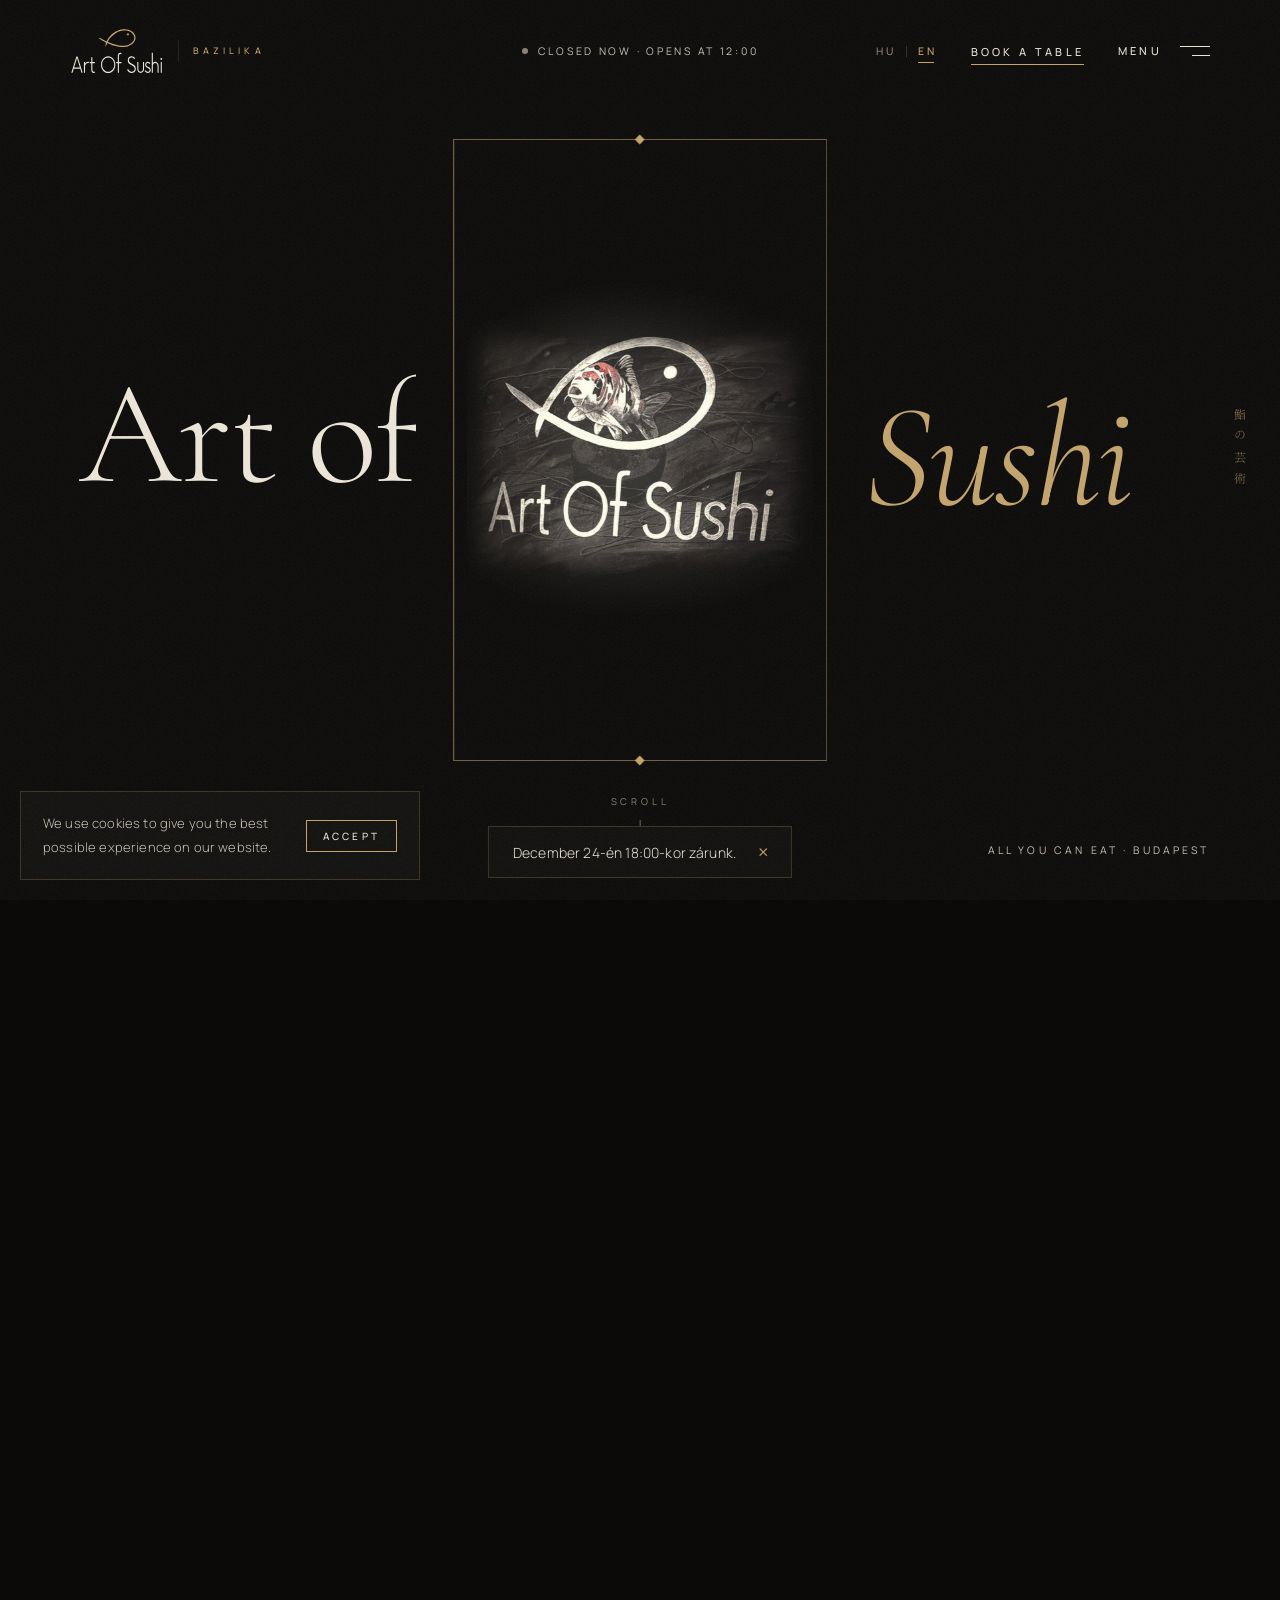
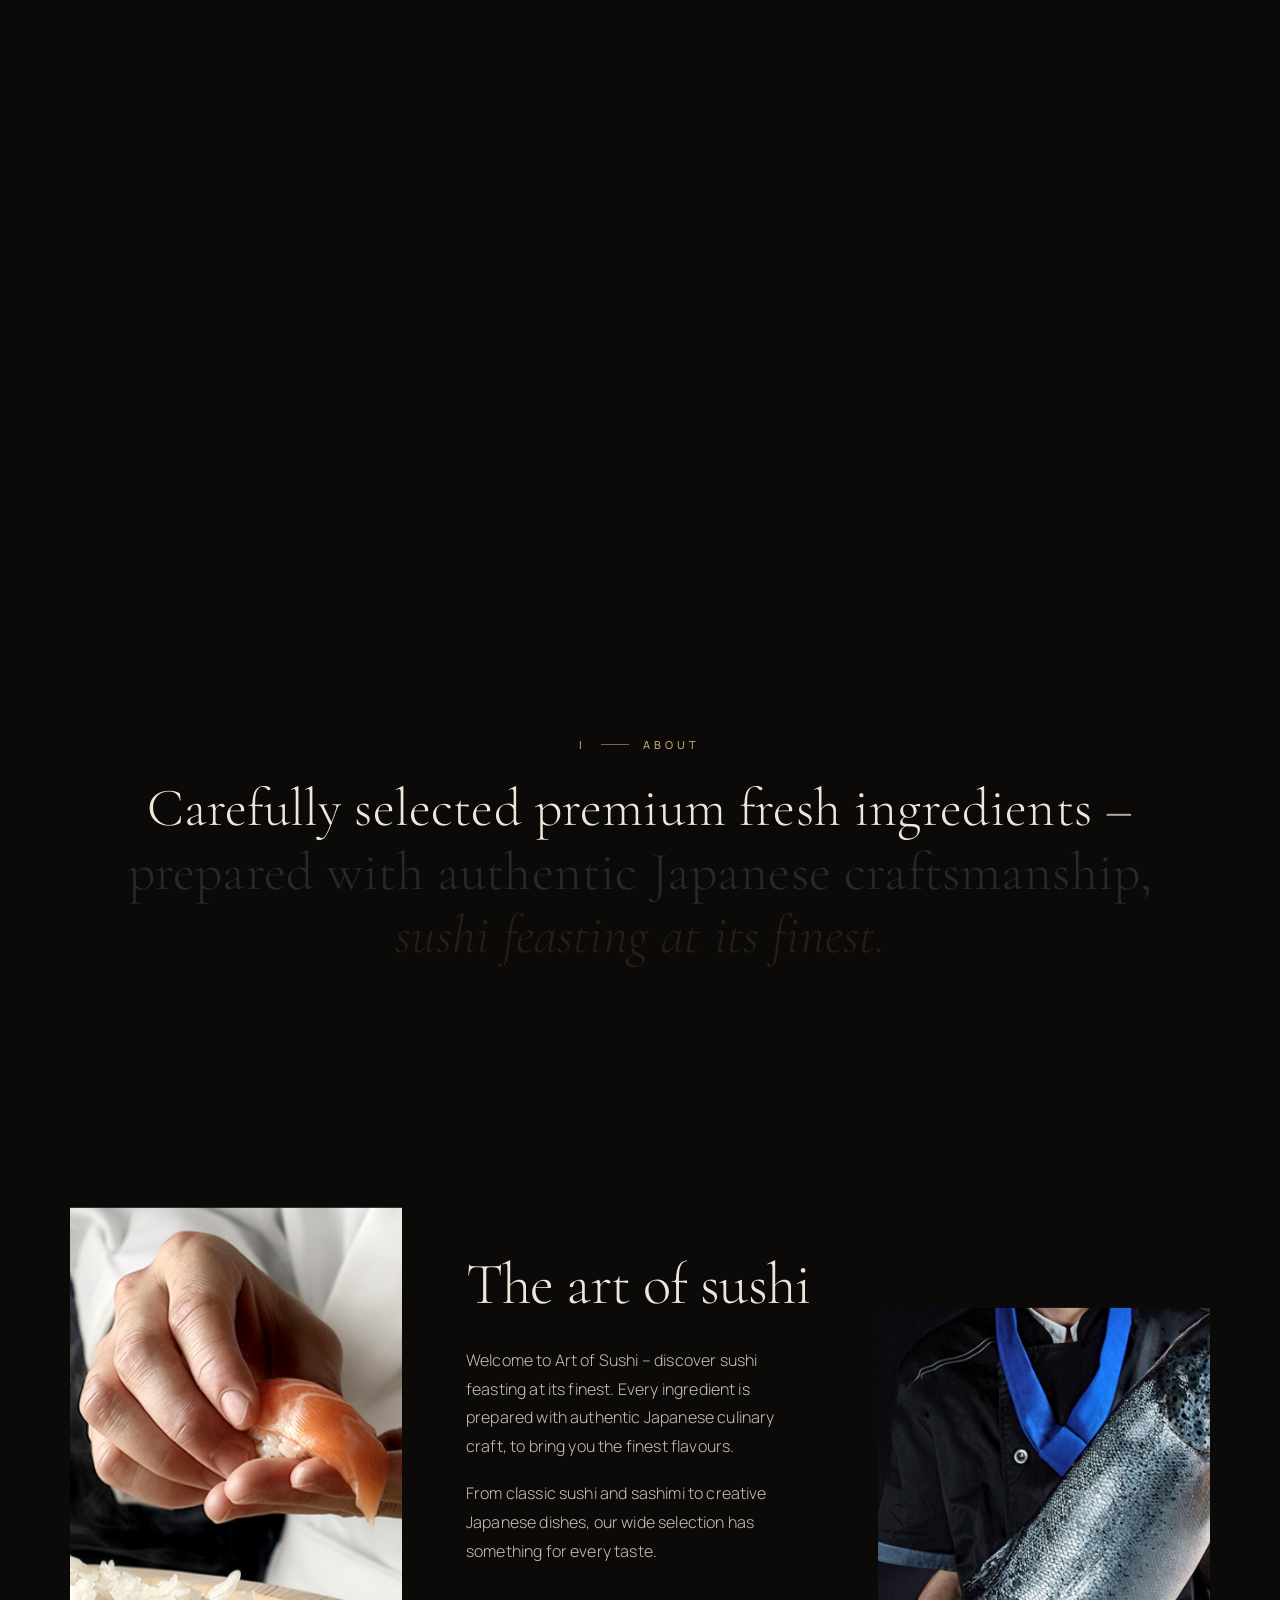
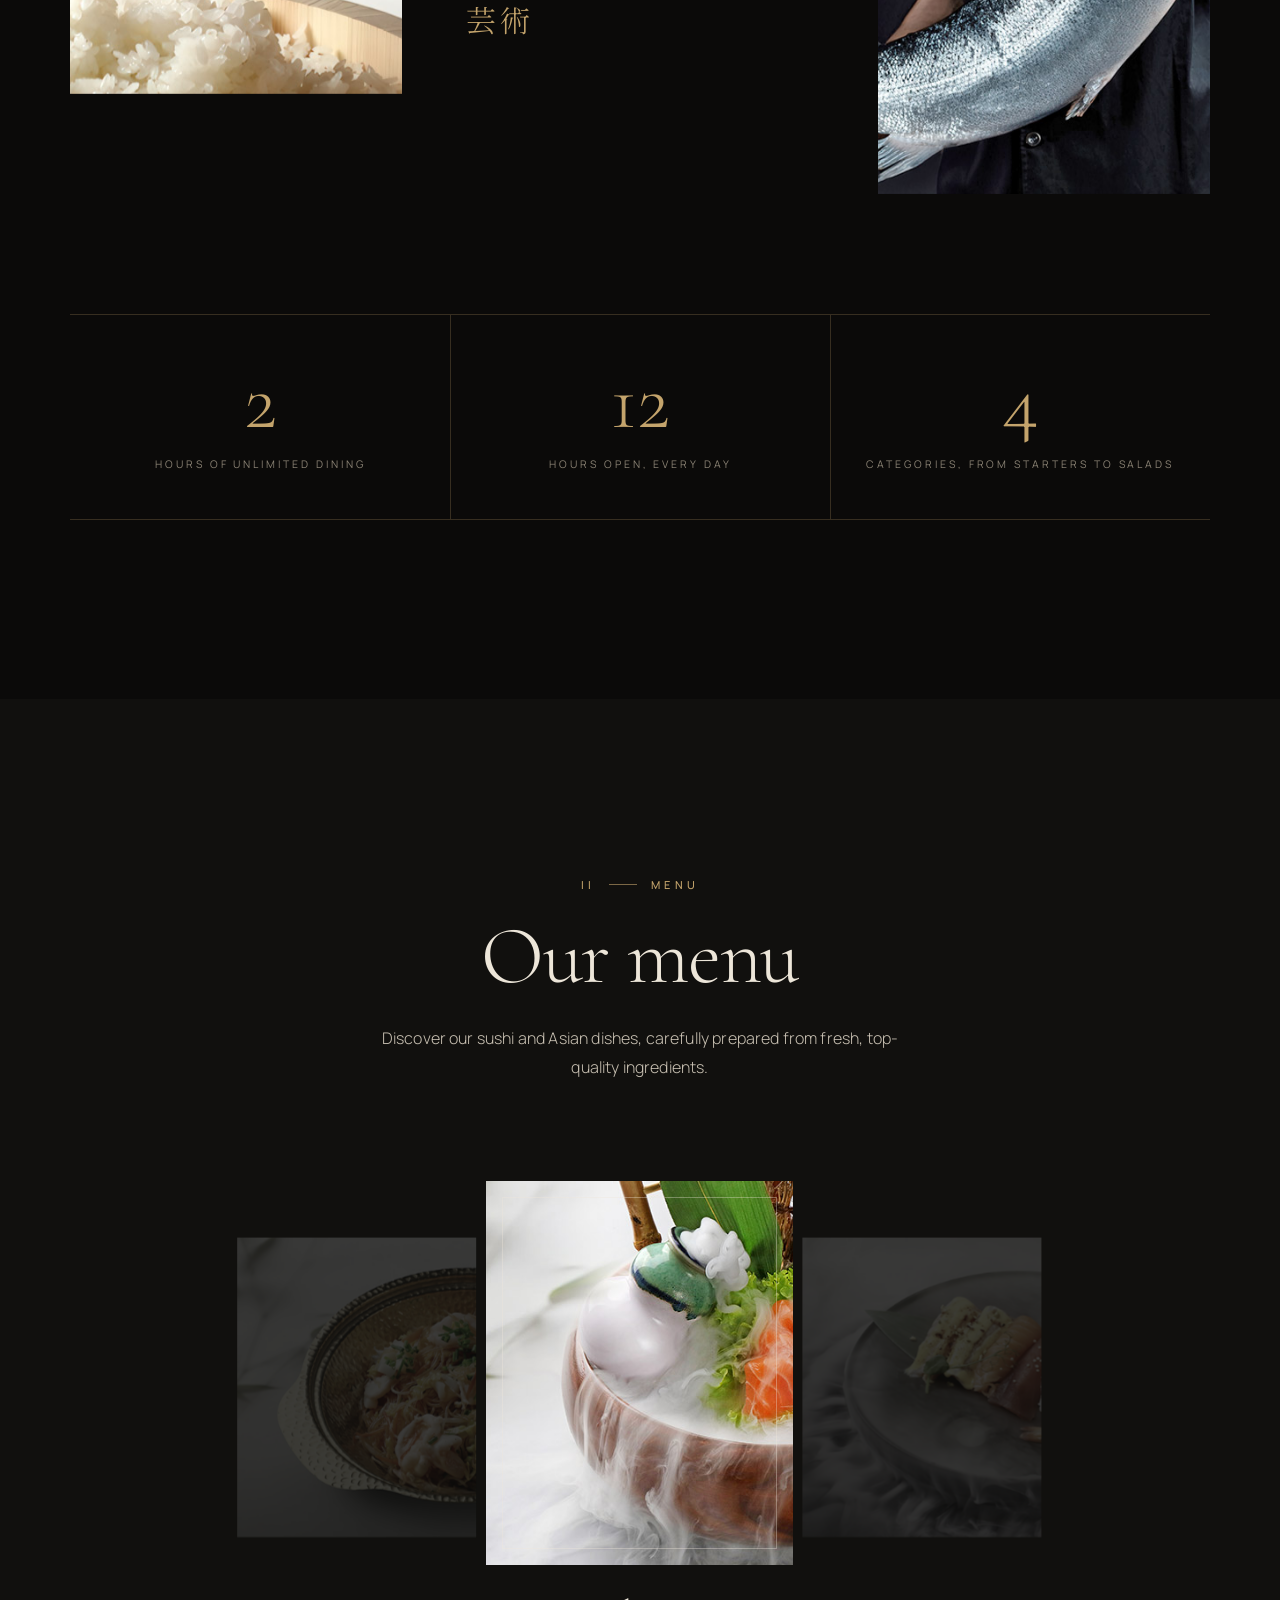
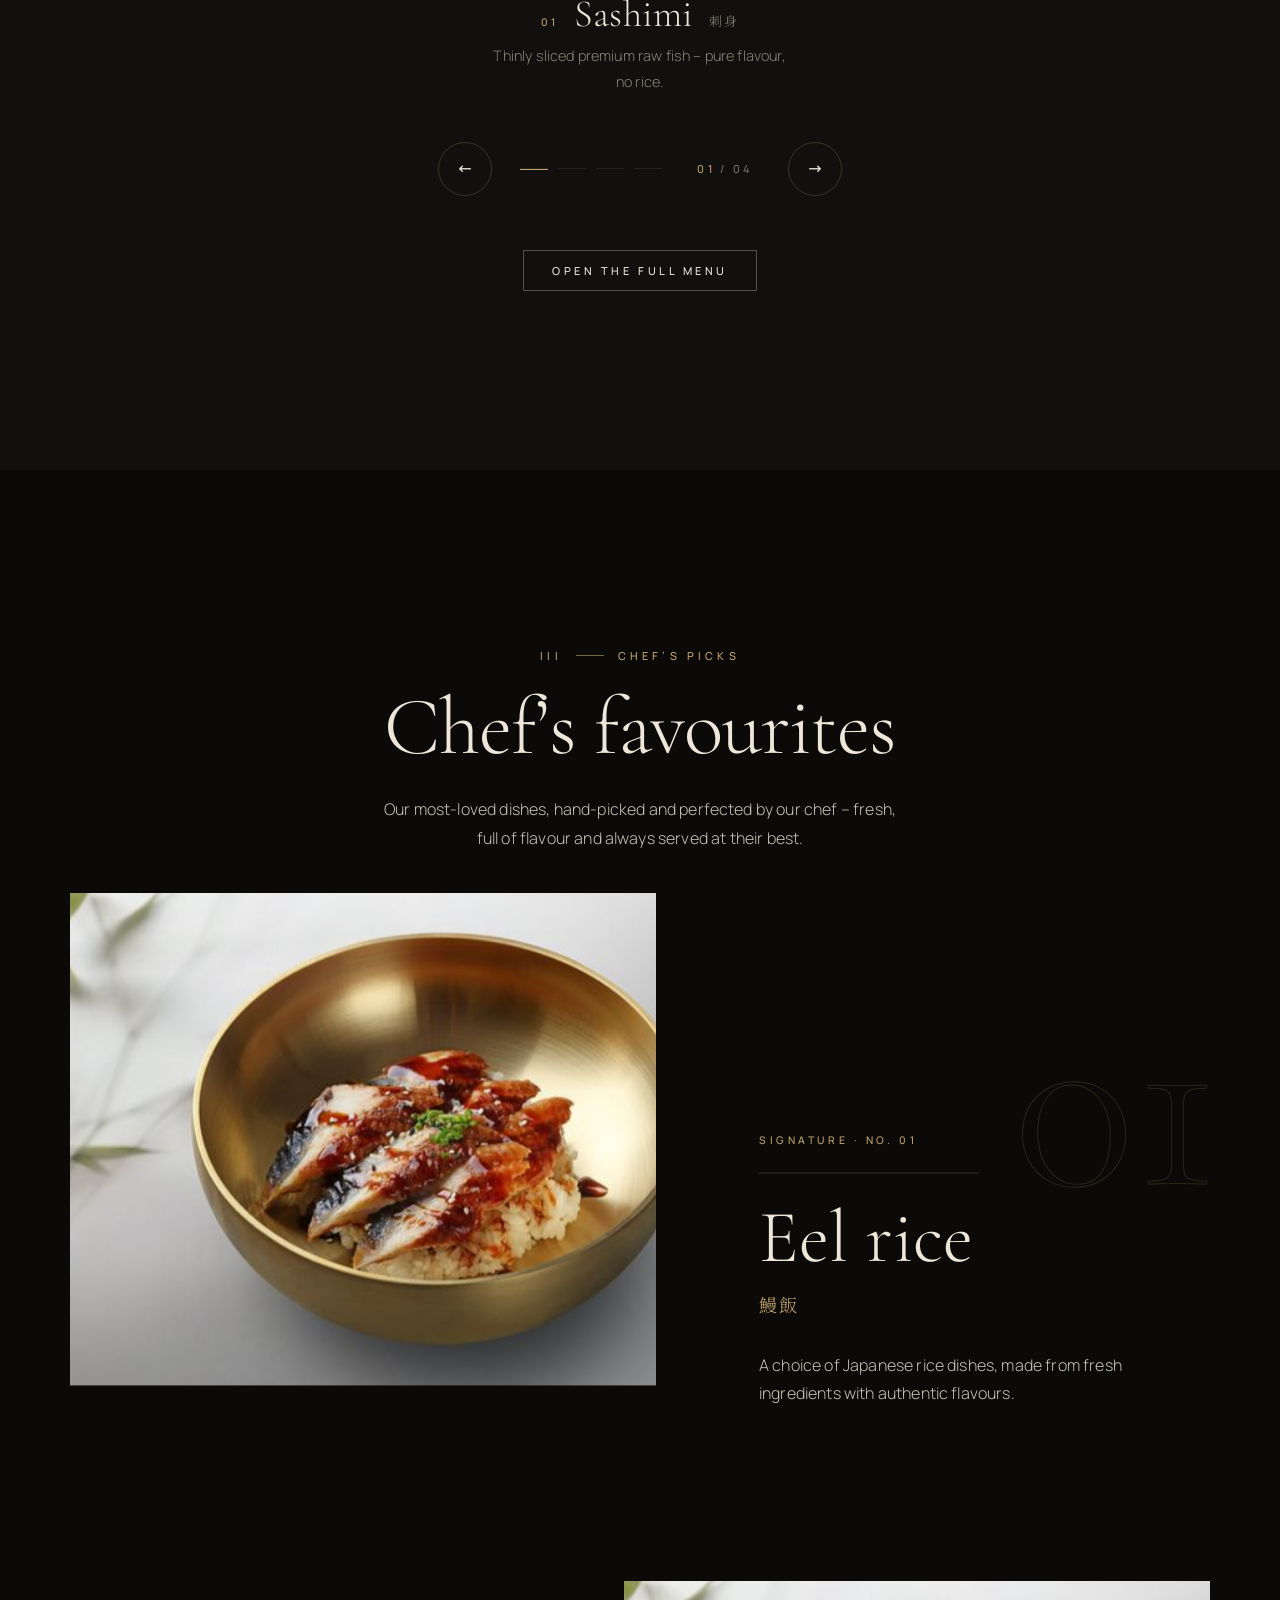
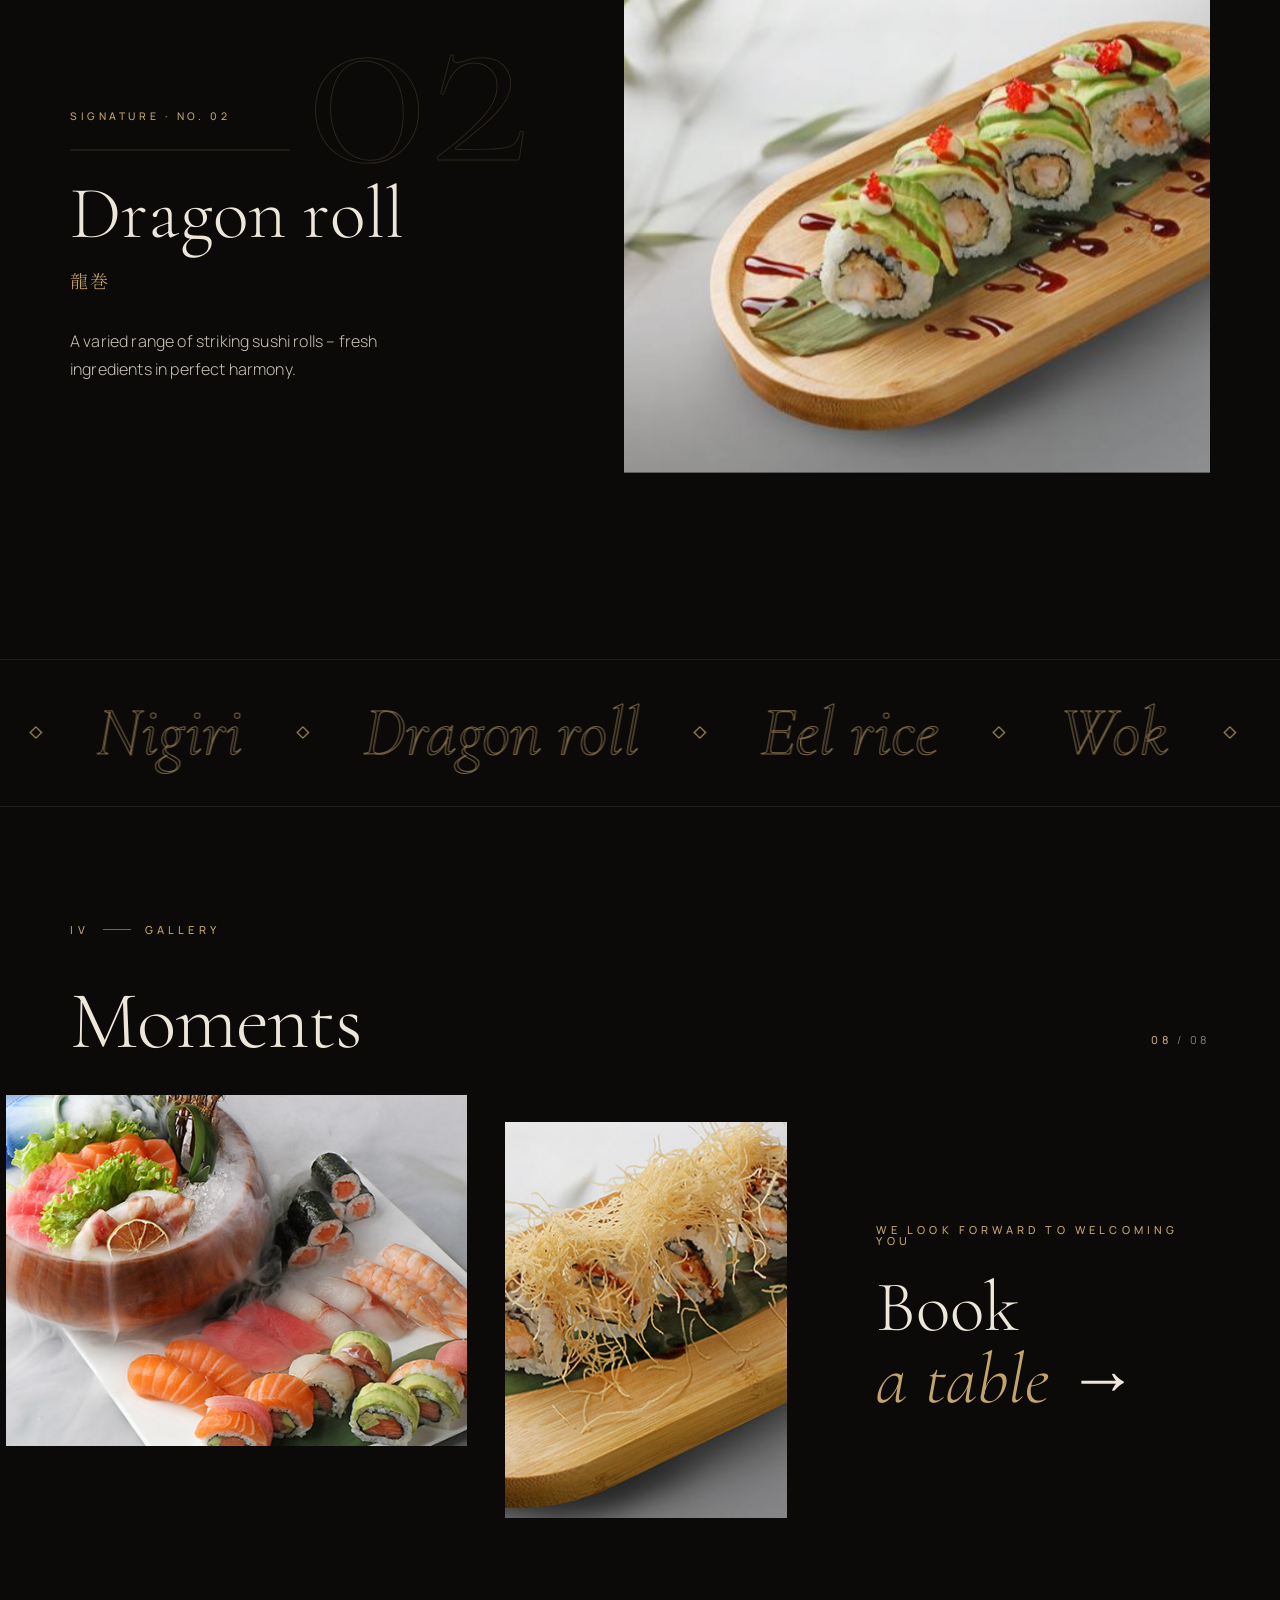
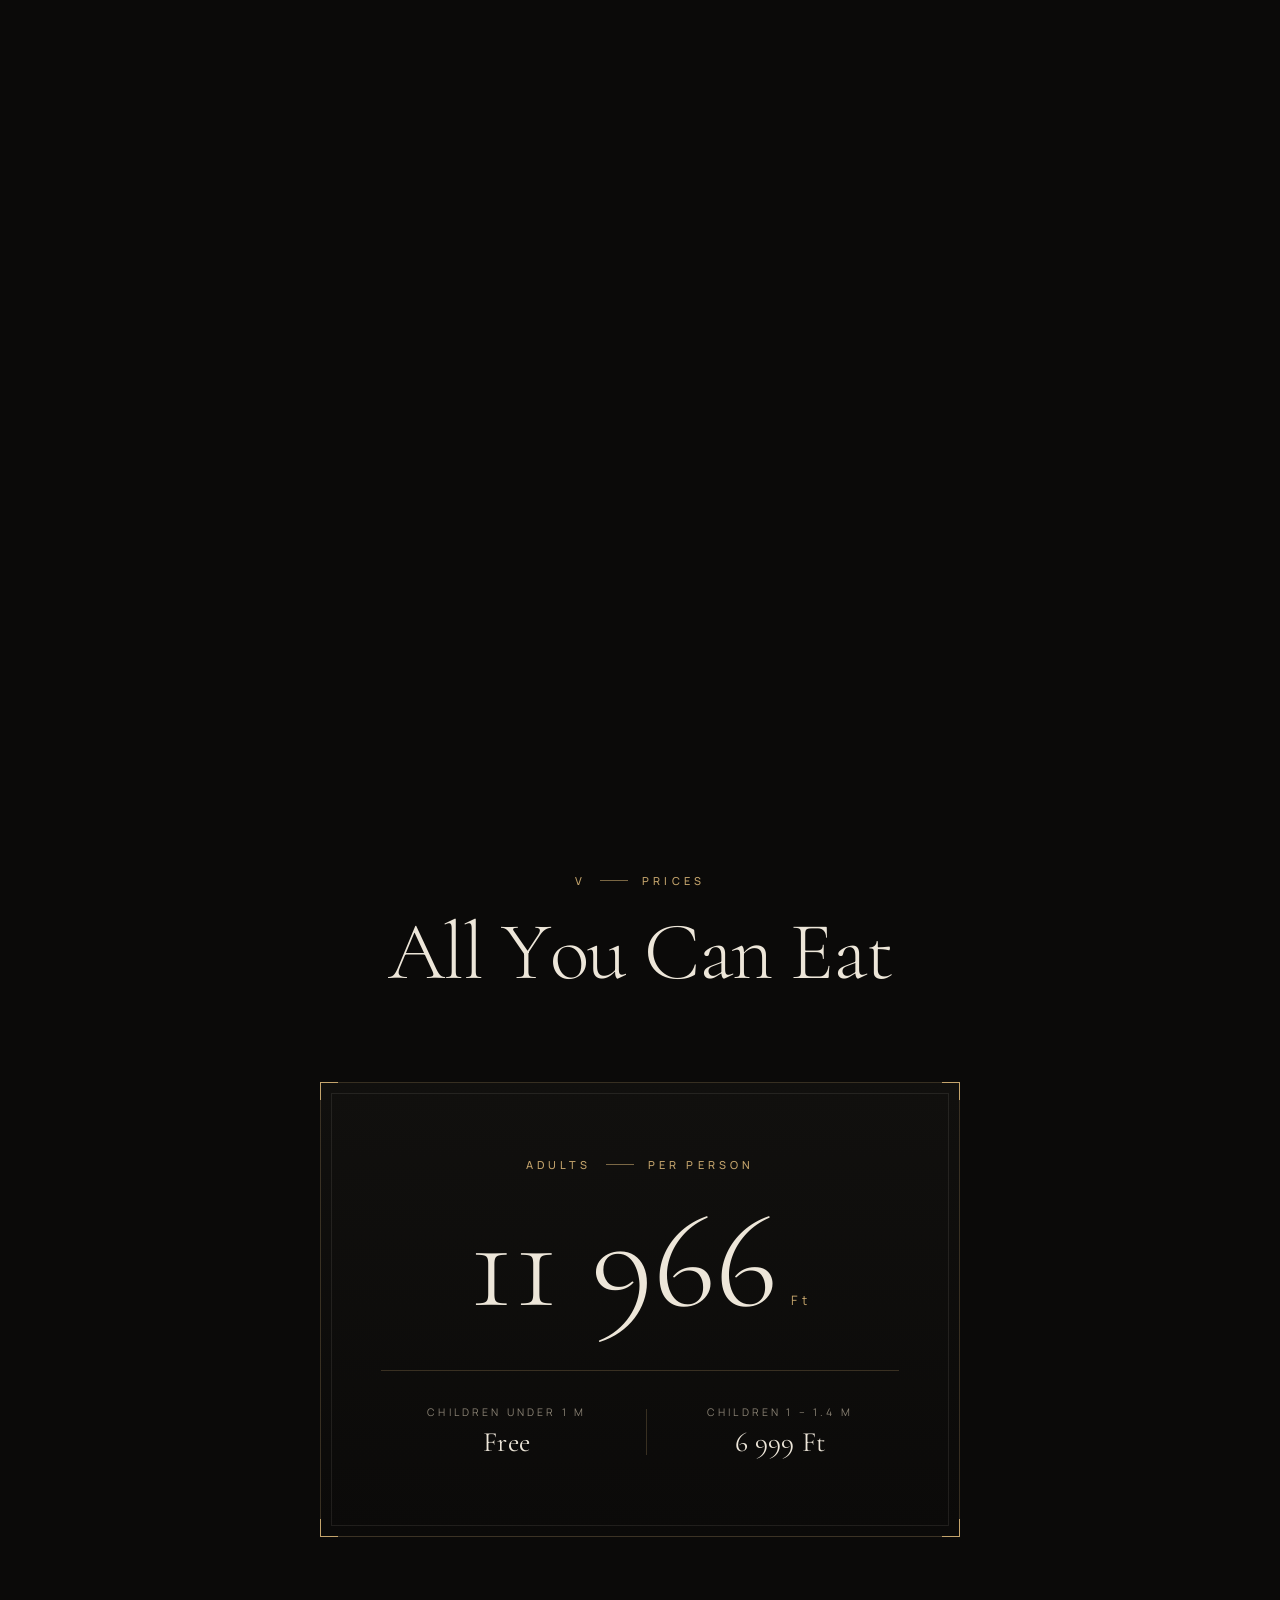
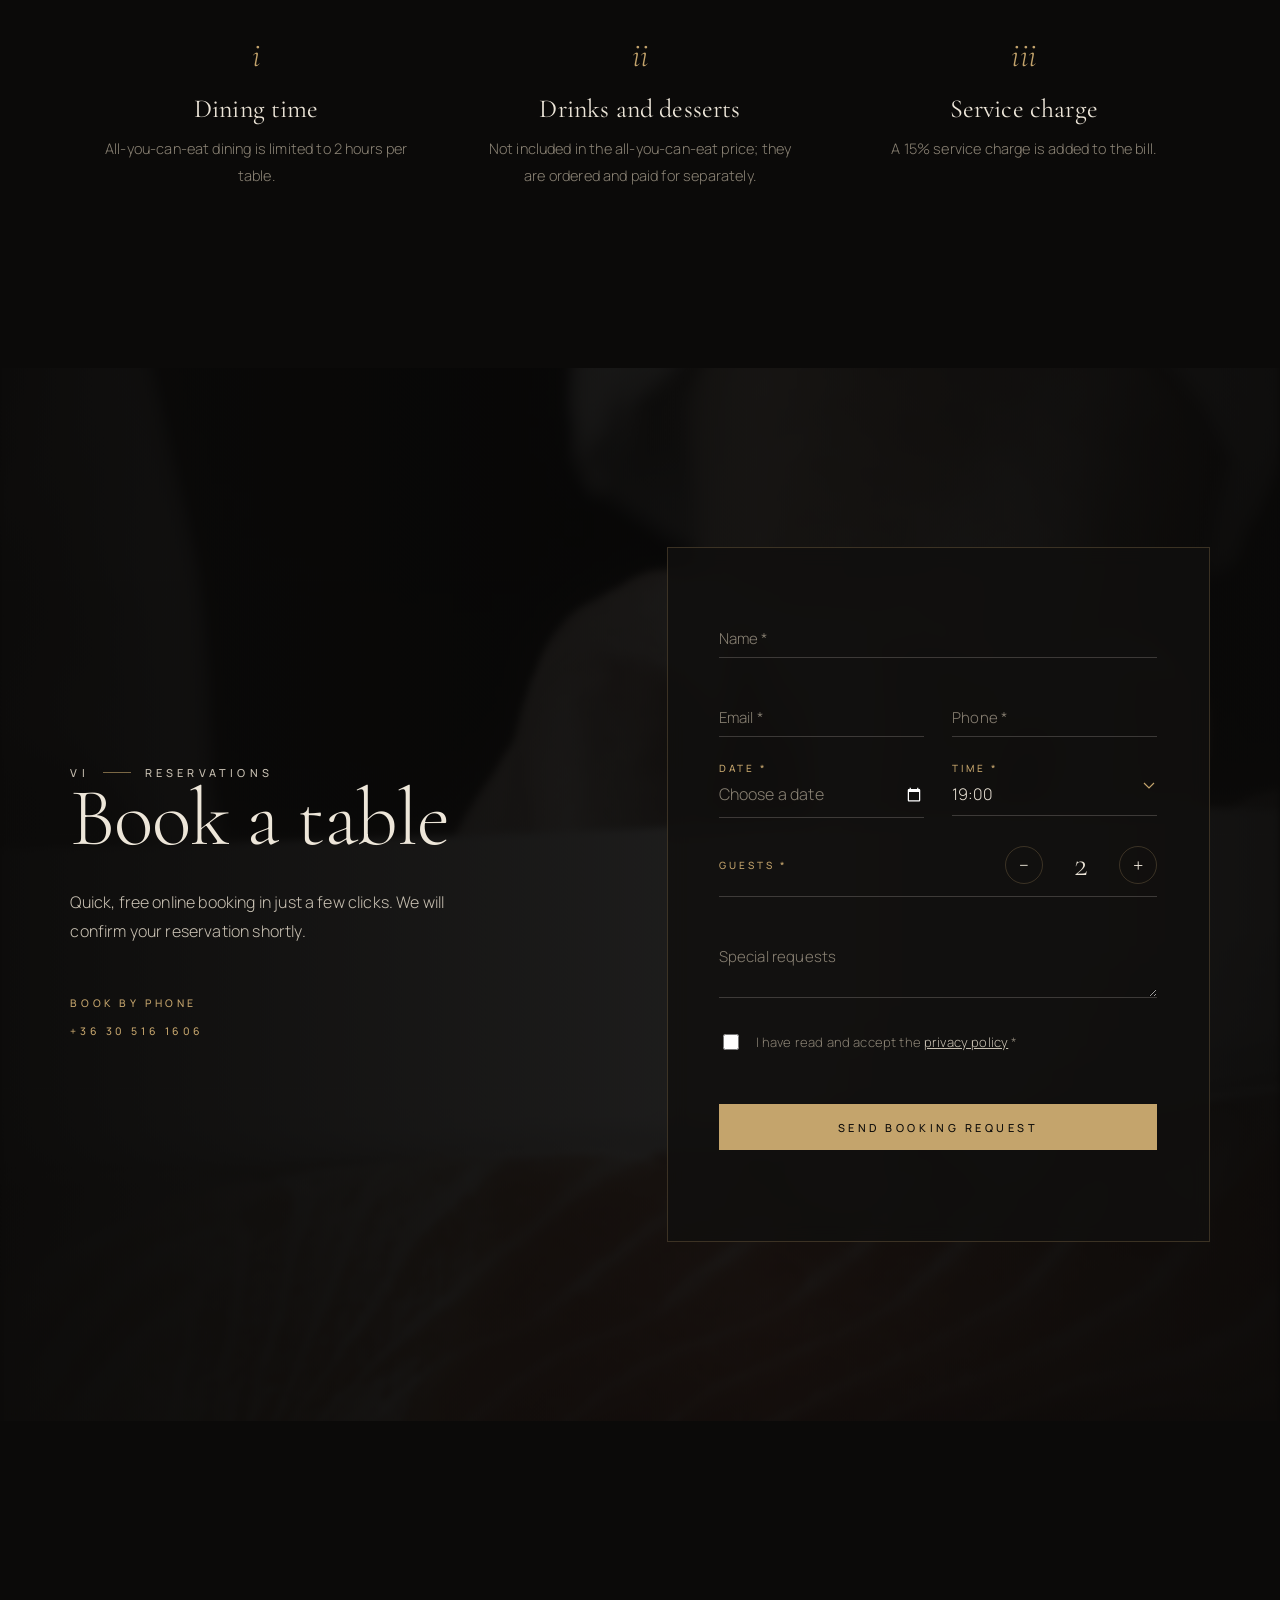
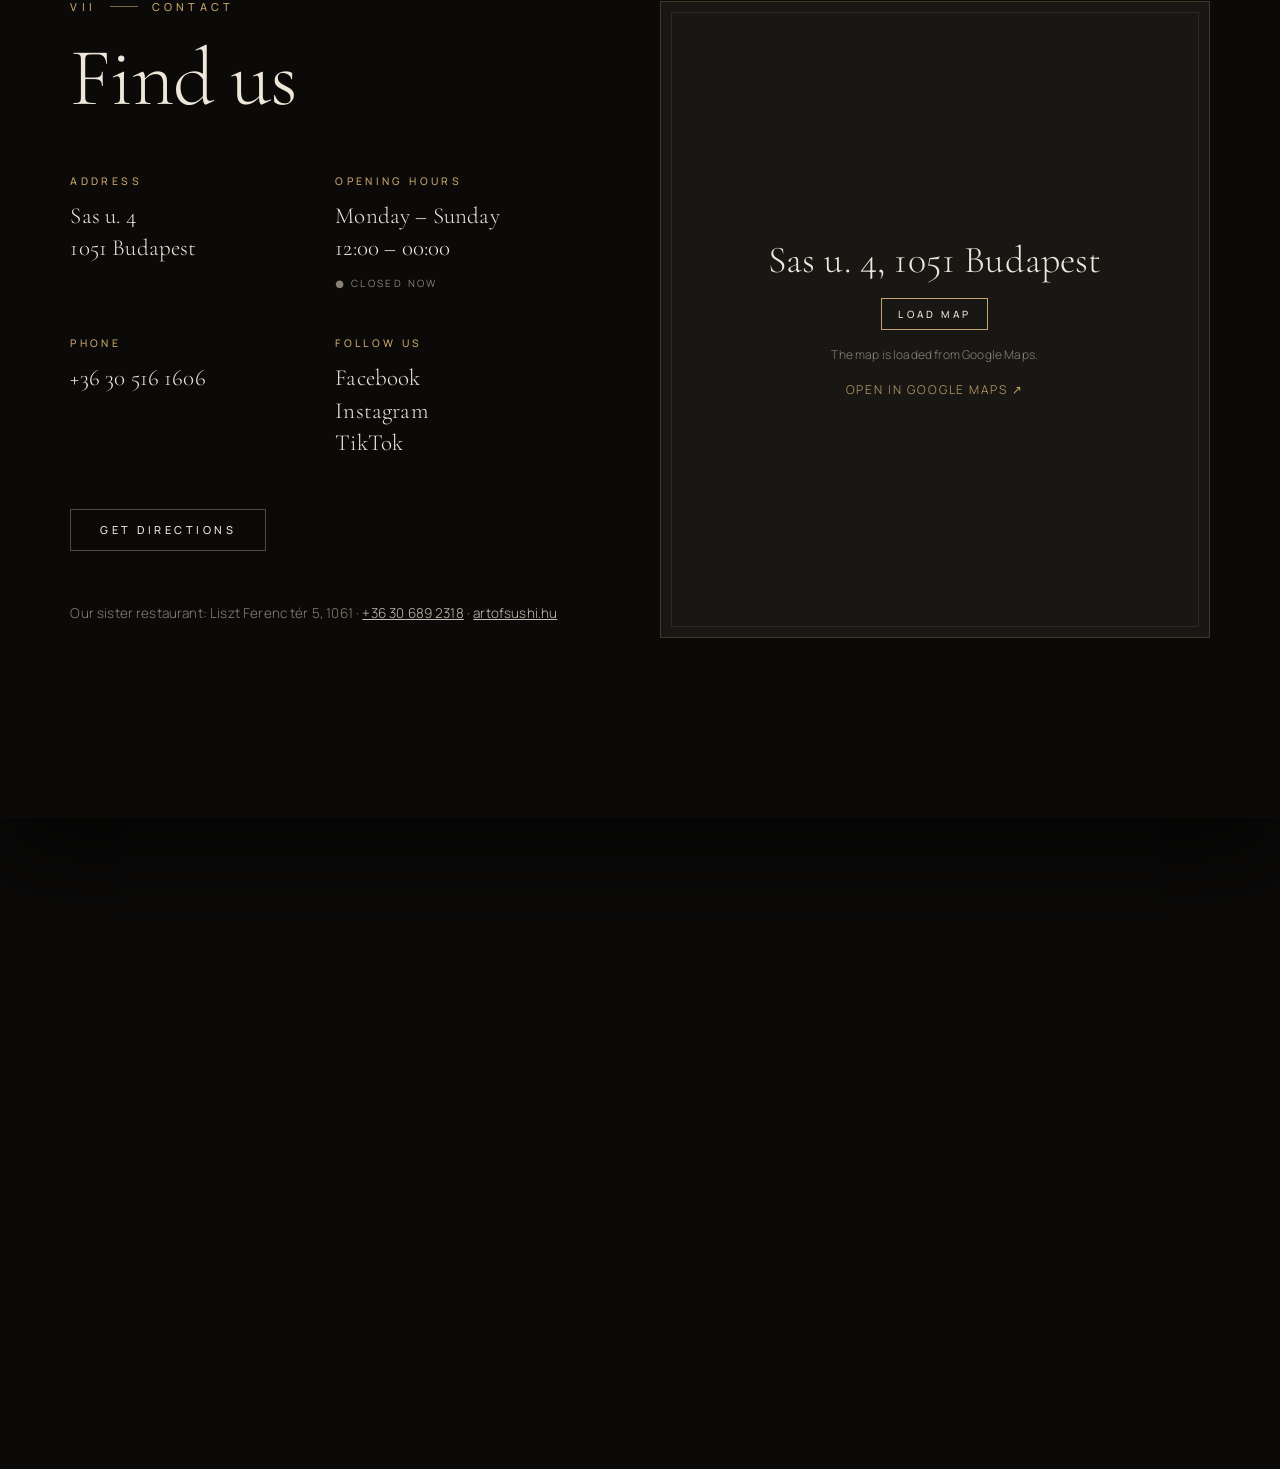
<file: foglalas.html>
<!doctype html>
<html lang="hu">
<head>
  <meta charset="utf-8">
  <meta name="viewport" content="width=device-width, initial-scale=1">
  <meta name="robots" content="noindex">
  <title>Asztalfoglalás – Art of Sushi Bazilika</title>
  <link rel="canonical" href="https://artofsushibp.hu/bazilika">
  <link rel="icon" href="images/favicon.svg" type="image/svg+xml">
  <meta http-equiv="refresh" content="0; url=bazilika.html#foglalas">
  <script src="js/foglalas.js"></script>
  <style>body{margin:0;background:#0b0a09;color:#ede6d9;font:16px/1.5 system-ui,sans-serif;display:grid;place-items:center;min-height:100vh}a{color:#c4a46c}</style>
</head>
<body>
  <p><a href="bazilika.html#foglalas">Asztalfoglalás · Book a table</a></p>
</body>
</html>
</file>
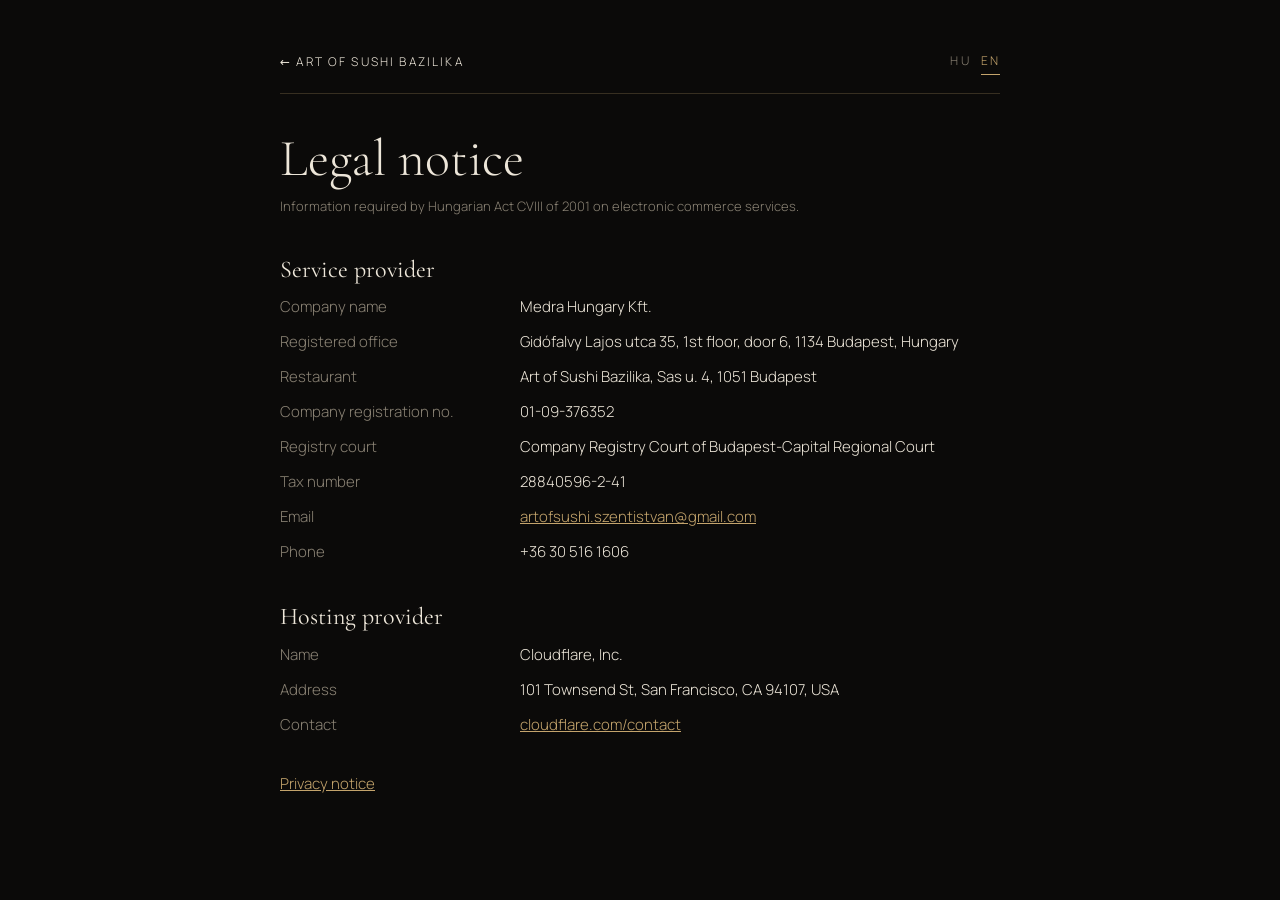
<file: impresszum.html>
<!doctype html>
<html lang="hu">
<head>
  <meta charset="utf-8">
  <meta name="viewport" content="width=device-width, initial-scale=1">
  <title>Impresszum · Art of Sushi Bazilika</title>
  <meta name="robots" content="noindex">
  <link rel="icon" href="images/favicon.svg" type="image/svg+xml">
  <link rel="stylesheet" href="fonts/fonts.css">
  <link rel="stylesheet" href="css/legal.css">
</head>
<body data-title-hu="Impresszum · Art of Sushi Bazilika" data-title-en="Legal notice · Art of Sushi Bazilika">
  <!-- A [ … ] jelölt adatokat a cég adataival kell kitölteni élesítés előtt. -->
  <main class="legal">
    <div class="legal__top">
      <a href="bazilika.html">← Art of Sushi Bazilika</a>
      <div class="lang"><button type="button" data-lang="hu">HU</button><button type="button" data-lang="en">EN</button></div>
    </div>

    <section data-l="hu">
      <h1>Impresszum</h1>
      <p class="meta">Az elektronikus kereskedelmi szolgáltatásokról szóló 2001. évi CVIII. törvény szerinti adatok.</p>
      <h2>Szolgáltató</h2>
      <dl>
        <dt>Cégnév</dt><dd>Medra Hungary Kft.</dd>
        <dt>Székhely</dt><dd>1134 Budapest, Gidófalvy Lajos utca 35. 1. em. 6. ajtó</dd>
        <dt>Üzlet</dt><dd>Art of Sushi Bazilika, Sas u. 4, 1051 Budapest</dd>
        <dt>Cégjegyzékszám</dt><dd>01-09-376352</dd>
        <dt>Nyilvántartó bíróság</dt><dd>Fővárosi Törvényszék Cégbírósága</dd>
        <dt>Adószám</dt><dd>28840596-2-41</dd>
        <dt>E-mail</dt><dd><a href="mailto:artofsushi.szentistvan@gmail.com">artofsushi.szentistvan@gmail.com</a></dd>
        <dt>Telefon</dt><dd>+36 30 516 1606</dd>
      </dl>
      <h2>Tárhelyszolgáltató</h2>
      <dl>
        <dt>Név</dt><dd>Cloudflare, Inc.</dd>
        <dt>Cím</dt><dd>101 Townsend St, San Francisco, CA 94107, USA</dd>
        <dt>Elérhetőség</dt><dd><a href="https://www.cloudflare.com/contact/" rel="noopener">cloudflare.com/contact</a></dd>
      </dl>
      <p style="margin-top:32px"><a href="adatkezeles.html">Adatkezelési tájékoztató</a></p>
    </section>

    <section data-l="en">
      <h1>Legal notice</h1>
      <p class="meta">Information required by Hungarian Act CVIII of 2001 on electronic commerce services.</p>
      <h2>Service provider</h2>
      <dl>
        <dt>Company name</dt><dd>Medra Hungary Kft.</dd>
        <dt>Registered office</dt><dd>Gidófalvy Lajos utca 35, 1st floor, door 6, 1134 Budapest, Hungary</dd>
        <dt>Restaurant</dt><dd>Art of Sushi Bazilika, Sas u. 4, 1051 Budapest</dd>
        <dt>Company registration no.</dt><dd>01-09-376352</dd>
        <dt>Registry court</dt><dd>Company Registry Court of Budapest-Capital Regional Court</dd>
        <dt>Tax number</dt><dd>28840596-2-41</dd>
        <dt>Email</dt><dd><a href="mailto:artofsushi.szentistvan@gmail.com">artofsushi.szentistvan@gmail.com</a></dd>
        <dt>Phone</dt><dd>+36 30 516 1606</dd>
      </dl>
      <h2>Hosting provider</h2>
      <dl>
        <dt>Name</dt><dd>Cloudflare, Inc.</dd>
        <dt>Address</dt><dd>101 Townsend St, San Francisco, CA 94107, USA</dd>
        <dt>Contact</dt><dd><a href="https://www.cloudflare.com/contact/" rel="noopener">cloudflare.com/contact</a></dd>
      </dl>
      <p style="margin-top:32px"><a href="adatkezeles.html">Privacy notice</a></p>
    </section>
  </main>
  <script src="js/legal.js"></script>
</body>
</html>
</file>
<file: fonts/fonts.css>
/* Saját tárhelyen lévő betűtípusok (GDPR: nincs kérés a Google felé). Forrás: Google Fonts, SIL Open Font License. */
/* latin-ext */
@font-face {
  font-family: 'Cormorant Garamond';
  font-style: italic;
  font-weight: 300;
  font-display: swap;
  src: url(CormorantGaramond-300i-latin-ext.woff2) format('woff2');
  unicode-range: U+0100-02BA, U+02BD-02C5, U+02C7-02CC, U+02CE-02D7, U+02DD-02FF, U+0304, U+0308, U+0329, U+1D00-1DBF, U+1E00-1E9F, U+1EF2-1EFF, U+2020, U+20A0-20AB, U+20AD-20C4, U+2113, U+2C60-2C7F, U+A720-A7FF;
}
/* latin */
@font-face {
  font-family: 'Cormorant Garamond';
  font-style: italic;
  font-weight: 300;
  font-display: swap;
  src: url(CormorantGaramond-300i-latin.woff2) format('woff2');
  unicode-range: U+0000-00FF, U+0131, U+0152-0153, U+02BB-02BC, U+02C6, U+02DA, U+02DC, U+0304, U+0308, U+0329, U+2000-206F, U+20AC, U+2122, U+2191, U+2193, U+2212, U+2215, U+FEFF, U+FFFD;
}
/* latin-ext */
@font-face {
  font-family: 'Cormorant Garamond';
  font-style: italic;
  font-weight: 400;
  font-display: swap;
  src: url(CormorantGaramond-400i-latin-ext.woff2) format('woff2');
  unicode-range: U+0100-02BA, U+02BD-02C5, U+02C7-02CC, U+02CE-02D7, U+02DD-02FF, U+0304, U+0308, U+0329, U+1D00-1DBF, U+1E00-1E9F, U+1EF2-1EFF, U+2020, U+20A0-20AB, U+20AD-20C4, U+2113, U+2C60-2C7F, U+A720-A7FF;
}
/* latin */
@font-face {
  font-family: 'Cormorant Garamond';
  font-style: italic;
  font-weight: 400;
  font-display: swap;
  src: url(CormorantGaramond-400i-latin.woff2) format('woff2');
  unicode-range: U+0000-00FF, U+0131, U+0152-0153, U+02BB-02BC, U+02C6, U+02DA, U+02DC, U+0304, U+0308, U+0329, U+2000-206F, U+20AC, U+2122, U+2191, U+2193, U+2212, U+2215, U+FEFF, U+FFFD;
}
/* latin-ext */
@font-face {
  font-family: 'Cormorant Garamond';
  font-style: normal;
  font-weight: 300;
  font-display: swap;
  src: url(CormorantGaramond-300-latin-ext.woff2) format('woff2');
  unicode-range: U+0100-02BA, U+02BD-02C5, U+02C7-02CC, U+02CE-02D7, U+02DD-02FF, U+0304, U+0308, U+0329, U+1D00-1DBF, U+1E00-1E9F, U+1EF2-1EFF, U+2020, U+20A0-20AB, U+20AD-20C4, U+2113, U+2C60-2C7F, U+A720-A7FF;
}
/* latin */
@font-face {
  font-family: 'Cormorant Garamond';
  font-style: normal;
  font-weight: 300;
  font-display: swap;
  src: url(CormorantGaramond-300-latin.woff2) format('woff2');
  unicode-range: U+0000-00FF, U+0131, U+0152-0153, U+02BB-02BC, U+02C6, U+02DA, U+02DC, U+0304, U+0308, U+0329, U+2000-206F, U+20AC, U+2122, U+2191, U+2193, U+2212, U+2215, U+FEFF, U+FFFD;
}
/* latin-ext */
@font-face {
  font-family: 'Cormorant Garamond';
  font-style: normal;
  font-weight: 400;
  font-display: swap;
  src: url(CormorantGaramond-400-latin-ext.woff2) format('woff2');
  unicode-range: U+0100-02BA, U+02BD-02C5, U+02C7-02CC, U+02CE-02D7, U+02DD-02FF, U+0304, U+0308, U+0329, U+1D00-1DBF, U+1E00-1E9F, U+1EF2-1EFF, U+2020, U+20A0-20AB, U+20AD-20C4, U+2113, U+2C60-2C7F, U+A720-A7FF;
}
/* latin */
@font-face {
  font-family: 'Cormorant Garamond';
  font-style: normal;
  font-weight: 400;
  font-display: swap;
  src: url(CormorantGaramond-400-latin.woff2) format('woff2');
  unicode-range: U+0000-00FF, U+0131, U+0152-0153, U+02BB-02BC, U+02C6, U+02DA, U+02DC, U+0304, U+0308, U+0329, U+2000-206F, U+20AC, U+2122, U+2191, U+2193, U+2212, U+2215, U+FEFF, U+FFFD;
}
/* latin-ext */
@font-face {
  font-family: 'Cormorant Garamond';
  font-style: normal;
  font-weight: 500;
  font-display: swap;
  src: url(CormorantGaramond-500-latin-ext.woff2) format('woff2');
  unicode-range: U+0100-02BA, U+02BD-02C5, U+02C7-02CC, U+02CE-02D7, U+02DD-02FF, U+0304, U+0308, U+0329, U+1D00-1DBF, U+1E00-1E9F, U+1EF2-1EFF, U+2020, U+20A0-20AB, U+20AD-20C4, U+2113, U+2C60-2C7F, U+A720-A7FF;
}
/* latin */
@font-face {
  font-family: 'Cormorant Garamond';
  font-style: normal;
  font-weight: 500;
  font-display: swap;
  src: url(CormorantGaramond-500-latin.woff2) format('woff2');
  unicode-range: U+0000-00FF, U+0131, U+0152-0153, U+02BB-02BC, U+02C6, U+02DA, U+02DC, U+0304, U+0308, U+0329, U+2000-206F, U+20AC, U+2122, U+2191, U+2193, U+2212, U+2215, U+FEFF, U+FFFD;
}
/* latin-ext */
@font-face {
  font-family: 'Manrope';
  font-style: normal;
  font-weight: 300;
  font-display: swap;
  src: url(Manrope-300-latin-ext.woff2) format('woff2');
  unicode-range: U+0100-02BA, U+02BD-02C5, U+02C7-02CC, U+02CE-02D7, U+02DD-02FF, U+0304, U+0308, U+0329, U+1D00-1DBF, U+1E00-1E9F, U+1EF2-1EFF, U+2020, U+20A0-20AB, U+20AD-20C4, U+2113, U+2C60-2C7F, U+A720-A7FF;
}
/* latin */
@font-face {
  font-family: 'Manrope';
  font-style: normal;
  font-weight: 300;
  font-display: swap;
  src: url(Manrope-300-latin.woff2) format('woff2');
  unicode-range: U+0000-00FF, U+0131, U+0152-0153, U+02BB-02BC, U+02C6, U+02DA, U+02DC, U+0304, U+0308, U+0329, U+2000-206F, U+20AC, U+2122, U+2191, U+2193, U+2212, U+2215, U+FEFF, U+FFFD;
}
/* latin-ext */
@font-face {
  font-family: 'Manrope';
  font-style: normal;
  font-weight: 400;
  font-display: swap;
  src: url(Manrope-400-latin-ext.woff2) format('woff2');
  unicode-range: U+0100-02BA, U+02BD-02C5, U+02C7-02CC, U+02CE-02D7, U+02DD-02FF, U+0304, U+0308, U+0329, U+1D00-1DBF, U+1E00-1E9F, U+1EF2-1EFF, U+2020, U+20A0-20AB, U+20AD-20C4, U+2113, U+2C60-2C7F, U+A720-A7FF;
}
/* latin */
@font-face {
  font-family: 'Manrope';
  font-style: normal;
  font-weight: 400;
  font-display: swap;
  src: url(Manrope-400-latin.woff2) format('woff2');
  unicode-range: U+0000-00FF, U+0131, U+0152-0153, U+02BB-02BC, U+02C6, U+02DA, U+02DC, U+0304, U+0308, U+0329, U+2000-206F, U+20AC, U+2122, U+2191, U+2193, U+2212, U+2215, U+FEFF, U+FFFD;
}
/* latin-ext */
@font-face {
  font-family: 'Manrope';
  font-style: normal;
  font-weight: 500;
  font-display: swap;
  src: url(Manrope-500-latin-ext.woff2) format('woff2');
  unicode-range: U+0100-02BA, U+02BD-02C5, U+02C7-02CC, U+02CE-02D7, U+02DD-02FF, U+0304, U+0308, U+0329, U+1D00-1DBF, U+1E00-1E9F, U+1EF2-1EFF, U+2020, U+20A0-20AB, U+20AD-20C4, U+2113, U+2C60-2C7F, U+A720-A7FF;
}
/* latin */
@font-face {
  font-family: 'Manrope';
  font-style: normal;
  font-weight: 500;
  font-display: swap;
  src: url(Manrope-500-latin.woff2) format('woff2');
  unicode-range: U+0000-00FF, U+0131, U+0152-0153, U+02BB-02BC, U+02C6, U+02DA, U+02DC, U+0304, U+0308, U+0329, U+2000-206F, U+20AC, U+2122, U+2191, U+2193, U+2212, U+2215, U+FEFF, U+FFFD;
}
/* latin-ext */
@font-face {
  font-family: 'Manrope';
  font-style: normal;
  font-weight: 600;
  font-display: swap;
  src: url(Manrope-600-latin-ext.woff2) format('woff2');
  unicode-range: U+0100-02BA, U+02BD-02C5, U+02C7-02CC, U+02CE-02D7, U+02DD-02FF, U+0304, U+0308, U+0329, U+1D00-1DBF, U+1E00-1E9F, U+1EF2-1EFF, U+2020, U+20A0-20AB, U+20AD-20C4, U+2113, U+2C60-2C7F, U+A720-A7FF;
}
/* latin */
@font-face {
  font-family: 'Manrope';
  font-style: normal;
  font-weight: 600;
  font-display: swap;
  src: url(Manrope-600-latin.woff2) format('woff2');
  unicode-range: U+0000-00FF, U+0131, U+0152-0153, U+02BB-02BC, U+02C6, U+02DA, U+02DC, U+0304, U+0308, U+0329, U+2000-206F, U+20AC, U+2122, U+2191, U+2193, U+2212, U+2215, U+FEFF, U+FFFD;
}
/* csak az oldalon használt japán írásjegyek */
@font-face {
  font-family: 'Noto Serif JP';
  font-style: normal;
  font-weight: 300;
  font-display: swap;
  src: url(NotoSerifJP-300-subset.woff2) format('woff2');
  unicode-range: U+3046, U+304d, U+3052, U+3057, U+305f, U+3069, U+306e, U+3081, U+3093, U+30ab, U+30b1, U+30b5, U+30c0, U+30c1, U+30c3, U+30d1, U+30dd, U+30e7, U+30e9, U+30eb, U+4e3c, U+523a, U+524d, U+53f8, U+5bff, U+5dfb, U+63da, U+6599, U+677f, U+6c41, U+7092, U+7269, U+7279, U+7406, U+7c73, U+7d30, U+8266, U+82b8, U+83dc, U+84b8, U+8853, U+88cf, U+88fd, U+8eab, U+8ecd, U+9244, U+98ef, U+9ba8, U+9c3b, U+9ed2, U+9f8d;
}
/* csak az oldalon használt japán írásjegyek */
@font-face {
  font-family: 'Noto Serif JP';
  font-style: normal;
  font-weight: 500;
  font-display: swap;
  src: url(NotoSerifJP-500-subset.woff2) format('woff2');
  unicode-range: U+3046, U+304d, U+3052, U+3057, U+305f, U+3069, U+306e, U+3081, U+3093, U+30ab, U+30b1, U+30b5, U+30c0, U+30c1, U+30c3, U+30d1, U+30dd, U+30e7, U+30e9, U+30eb, U+4e3c, U+523a, U+524d, U+53f8, U+5bff, U+5dfb, U+63da, U+6599, U+677f, U+6c41, U+7092, U+7269, U+7279, U+7406, U+7c73, U+7d30, U+8266, U+82b8, U+83dc, U+84b8, U+8853, U+88cf, U+88fd, U+8eab, U+8ecd, U+9244, U+98ef, U+9ba8, U+9c3b, U+9ed2, U+9f8d;
}
</file>
<file: css/entry.css>
/* Art of Sushi — üzletválasztó kezdőlap */
:root{
  --bg:#0b0a09; --text:#ede6d9; --text-2:#c8c0b2; --muted:#8a8274;
  --gold:#c4a46c; --line:rgba(196,164,108,.3);
  --f-display:"Cormorant Garamond","Times New Roman",serif;
  --f-body:"Manrope",system-ui,sans-serif;
  --f-jp:"Noto Serif JP",serif;
  --pad:clamp(22px,5.5vw,96px);
  --ease:cubic-bezier(.19,1,.22,1); --ease-io:cubic-bezier(.77,0,.18,1);
}
*,*::before,*::after{box-sizing:border-box}
html,body{margin:0;height:100%;background:var(--bg);color:var(--text);overflow:hidden}
body{font:300 15px/1.6 var(--f-body);-webkit-font-smoothing:antialiased}
body::after{content:"";position:fixed;inset:0;pointer-events:none;z-index:50;opacity:.07;
  background-image:url("data:image/svg+xml,%3Csvg xmlns='http://www.w3.org/2000/svg' width='160' height='160'%3E%3Cfilter id='n'%3E%3CfeTurbulence type='fractalNoise' baseFrequency='.9' numOctaves='3' stitchTiles='stitch'/%3E%3C/filter%3E%3Crect width='100%25' height='100%25' filter='url(%23n)'/%3E%3C/svg%3E")}
img{display:block}
em{font-style:italic;font-weight:300;color:var(--gold)}
.jp{font-family:var(--f-jp);font-weight:300}
:focus-visible{outline:1px solid var(--gold);outline-offset:-6px}
.m{display:inline-block;overflow:hidden;vertical-align:top;padding-bottom:.08em}
.m>span{display:inline-block}

/* ---------- Váz ---------- */
.entry{position:fixed;inset:0;display:flex;flex-direction:column}
.shop{position:relative;flex:1 1 0;min-height:0;overflow:hidden;text-decoration:none;color:inherit;display:block;
  transition:flex-grow 1.2s var(--ease-io)}
.shop__media{position:absolute;inset:0;overflow:hidden;will-change:clip-path}
.shop__media img{width:100%;height:100%;object-fit:cover;transform:scale(1.06) translate3d(0,var(--py,0px),0);filter:brightness(.5) saturate(.9);
  transition:filter 1.2s var(--ease),transform 1.6s var(--ease)}
.shop__shade{position:absolute;inset:0;pointer-events:none;background:linear-gradient(90deg,rgba(11,10,9,.85) 0%,rgba(11,10,9,.35) 55%,rgba(11,10,9,.6) 100%)}
.shop__inner{position:absolute;inset:0;display:grid;grid-template-columns:1fr auto auto;align-items:end;gap:clamp(24px,5vw,90px);
  padding:0 var(--pad) clamp(26px,6vh,64px)}
.shop__index{position:absolute;top:clamp(22px,4.5vh,44px);left:var(--pad);font:500 10.5px var(--f-body);letter-spacing:.38em;text-transform:uppercase;color:var(--gold)}
.shop__name{display:flex;flex-direction:column}
.shop__brand{font:500 10.5px var(--f-body);letter-spacing:.46em;text-transform:uppercase;color:var(--text-2);margin-bottom:10px}
.shop__title{font:300 clamp(56px,8.6vw,150px)/.92 var(--f-display);letter-spacing:-.015em;white-space:nowrap}
.shop__info{display:flex;flex-direction:column;gap:14px;padding-bottom:10px}
.shop__row{font:300 clamp(17px,1.5vw,22px)/1.3 var(--f-display);color:var(--text)}
.shop__row small{display:block;font:500 9.5px var(--f-body);letter-spacing:.34em;text-transform:uppercase;color:var(--gold);margin-bottom:6px}
.shop__go{width:clamp(56px,5vw,74px);height:clamp(56px,5vw,74px);border-radius:50%;border:1px solid var(--line);display:grid;place-items:center;margin-bottom:6px;position:relative;overflow:hidden;
  transition:border-color .8s var(--ease),transform 1s var(--ease)}
.shop__go::before{content:"";position:absolute;inset:0;border-radius:50%;background:var(--gold);transform:scale(0);transition:transform .8s var(--ease)}
.shop__go i{position:relative;font-style:normal;font-size:18px;color:var(--text);transition:color .6s,transform .8s var(--ease)}

/* ---------- Választóvonal ---------- */
.divider{position:relative;flex:0 0 0;z-index:5;pointer-events:none}
.divider__line{position:absolute;left:0;right:0;top:-.5px;height:1px;background:var(--gold);opacity:.55;transform:scaleX(0);transition:transform 1.3s var(--ease-io) .15s,opacity .6s}
.divider__mark{position:absolute;left:50%;top:0;width:46px;height:46px;margin:-23px 0 0 -23px;display:grid;place-items:center;background:var(--bg);border:1px solid var(--gold);color:var(--gold);font-size:19px;padding:0 8px;
  opacity:0;transform:scale(.6) rotate(-8deg);transition:opacity 1s var(--ease) .9s,transform 1.2s var(--ease) .9s}

/* ---------- Nyitó animáció ---------- */
.js .shop--new .shop__media{clip-path:inset(100% 0 0 0)}
.js .shop--old .shop__media{clip-path:inset(0 0 100% 0)}
.shop__media{transition:clip-path 1.6s var(--ease-io) .75s}
.js .shop__media img{transform:scale(1.3)}
.js .shop .m>span{transform:translateY(110%);transition:transform 1.5s var(--ease)}
.js .shop__go{opacity:0;transform:scale(.7)}
.js .shop__shade{opacity:0;transition:opacity 1.4s var(--ease) 1s}

.ready .divider__line{transform:scaleX(1)}
.ready .divider__mark{opacity:1;transform:none}
.ready .shop .shop__media{clip-path:inset(0 0 0 0)}
.ready .shop .shop__media img{transform:scale(1.06) translate3d(0,var(--py,0px),0)}
.ready .shop__shade{opacity:1}
.ready .shop .m>span{transform:none}
.ready .shop__go{opacity:1;transform:none;transition:opacity 1s var(--ease) 1.9s,transform 1.2s var(--ease) 1.9s,border-color .8s var(--ease)}
.ready .shop--new .m>span{transition-delay:1.35s}
.ready .shop--new .shop__title .m>span{transition-delay:1.45s}
.ready .shop--new .shop__row:nth-child(1) .m>span{transition-delay:1.6s}
.ready .shop--new .shop__row:nth-child(2) .m>span{transition-delay:1.68s}
.ready .shop--old .m>span{transition-delay:1.5s}
.ready .shop--old .shop__title .m>span{transition-delay:1.6s}
.ready .shop--old .shop__row:nth-child(1) .m>span{transition-delay:1.75s}
.ready .shop--old .shop__row:nth-child(2) .m>span{transition-delay:1.83s}
/* a nyitás után a hover-átmenetek ne várjanak */
.settled .shop .m>span{transition-delay:0s!important}
.settled .shop__go{transition:border-color .8s var(--ease),transform 1s var(--ease)}

/* ---------- Hover (egér) ---------- */
@media (hover:hover) and (pointer:fine){
  .settled .shop:hover{flex-grow:1.32}
  .settled .entry:hover .shop:not(:hover) .shop__media img{filter:brightness(.28) saturate(.6)}
  .settled .shop:hover .shop__media img{filter:brightness(.72) saturate(1);transform:scale(1.02) translate3d(0,var(--py,0px),0)}
  .settled .shop:hover .shop__go{border-color:var(--gold);transform:scale(1.08)}
  .settled .shop:hover .shop__go::before{transform:scale(1)}
  .settled .shop:hover .shop__go i{color:var(--bg);transform:translateX(3px)}
  .settled .shop--old:hover .shop__go i{transform:translate(2px,-2px)}
}
.settled .shop:focus-visible .shop__go::before{transform:scale(1)}
.settled .shop:focus-visible .shop__go i{color:var(--bg)}

/* ---------- Kilépés ---------- */
.leaving .shop{transition:flex-grow 1.15s cubic-bezier(.55,0,.15,1)}
.leaving .shop.is-chosen{flex-grow:6}
.leaving .shop:not(.is-chosen){flex-grow:.0001}
.leaving .shop .m>span{transform:translateY(-110%);transition:transform .9s var(--ease-io)!important;transition-delay:0s!important}
.leaving .shop__go,.leaving .divider__mark{opacity:0;transition:opacity .5s!important}
.leaving .divider__line{opacity:0}
.leaving .shop.is-chosen .shop__media img{transform:scale(1.12);filter:brightness(.45)}
.curtain{position:fixed;inset:0;z-index:40;background:var(--bg);opacity:0;pointer-events:none;transition:opacity .55s var(--ease) .75s}
.leaving .curtain{opacity:1;pointer-events:auto}

/* ---------- Nyelvváltó ---------- */
.lang{display:inline-flex;align-items:center;gap:11px;font:500 10.5px/1 var(--f-body);letter-spacing:.24em}
.lang button{position:relative;background:none;border:0;margin:0;padding:7px 0;color:var(--muted);font:inherit;letter-spacing:inherit;cursor:pointer;transition:color .5s var(--ease)}
.lang button:hover{color:var(--text)}
.lang button[aria-pressed="true"]{color:var(--gold);cursor:default}
.lang button::after{content:"";position:absolute;left:0;right:.24em;bottom:0;height:1px;background:var(--gold);transform:scaleX(0);transform-origin:left;transition:transform .7s var(--ease)}
.lang button[aria-pressed="true"]::after{transform:none}
.lang span{width:1px;height:11px;background:var(--line)}
.entry-lang{position:fixed;z-index:30;top:calc(clamp(22px,4.5vh,44px) - 7px);right:var(--pad);opacity:0;transition:opacity 1.2s var(--ease) 2s}
.ready .entry-lang{opacity:1}
.settled .entry-lang{transition-delay:0s}
.leaving .entry-lang{opacity:0;transition:opacity .4s}
.entry-legal{position:fixed;z-index:30;left:var(--pad);bottom:calc(14px + env(safe-area-inset-bottom,0px));display:flex;gap:18px;font:400 10px var(--f-body);letter-spacing:.22em;text-transform:uppercase;opacity:0;transition:opacity 1.2s var(--ease) 2s}
.entry-legal a{color:rgba(237,230,217,.55);text-decoration:none}
.entry-legal a:hover,.entry-legal a:focus-visible{color:var(--gold)}
.ready .entry-legal{opacity:1}
.leaving .entry-legal{opacity:0;transition:opacity .4s}
.lang-fade .shop__inner{transition:opacity .34s var(--ease)}
.lang-out .shop__inner{opacity:0}

/* ---------- Mobil ---------- */
@media (max-width:760px){
  .shop__inner{grid-template-columns:1fr auto;grid-template-rows:auto auto;align-content:end;row-gap:18px;padding-bottom:clamp(22px,4vh,40px)}
  .shop__name{grid-column:1 / -1;grid-row:1}
  .shop__go{grid-column:2;grid-row:2;align-self:end;width:44px;height:44px;margin:0}
  .shop__go i{font-size:15px}
  .shop__info{grid-column:1;grid-row:2;gap:10px;padding-bottom:0}
  .shop__title{font-size:clamp(42px,12.6vw,84px)}
  .shop__row{font-size:16px}
  .shop__brand{margin-bottom:6px;font-size:9.5px}
  .shop__index{font-size:9.5px;letter-spacing:.3em}
  .shop__media img{object-position:center}
  .shop--new .shop__media img{object-position:26% 50%}
  .shop--old .shop__media img{object-position:50% 50%}
}

/* ---------- Csökkentett mozgás ---------- */
@media (prefers-reduced-motion:reduce){
  *,*::before,*::after{transition-duration:.01ms!important;transition-delay:0s!important;animation:none!important}
}

.fishmark{display:block;width:100%;height:auto;color:var(--gold);overflow:visible}
</file>
<file: css/legal.css>
/* Jogi oldalak (impresszum, adatkezelés) — a fő oldal színeivel, csendesen */
:root{
  --bg:#0b0a09; --text:#ede6d9; --text-2:#c8c0b2; --muted:#8a8274; --gold:#c4a46c;
  --line:rgba(196,164,108,.24);
  --f-display:"Cormorant Garamond","Times New Roman",serif;
  --f-body:"Manrope",system-ui,sans-serif;
}
*,*::before,*::after{box-sizing:border-box}
html{background:var(--bg)}
body{margin:0;background:var(--bg);color:var(--text-2);font:300 15px/1.8 var(--f-body);-webkit-font-smoothing:antialiased}
a{color:var(--gold)}
:focus-visible{outline:1px solid var(--gold);outline-offset:4px}
.legal{max-width:760px;margin:0 auto;padding:48px max(20px,env(safe-area-inset-right,0px)) 80px max(20px,env(safe-area-inset-left,0px))}
.legal__top{display:flex;justify-content:space-between;align-items:center;gap:16px;border-bottom:1px solid var(--line);padding-bottom:18px;margin-bottom:36px;font-size:12px;letter-spacing:.18em;text-transform:uppercase}
.legal__top a{text-decoration:none;color:var(--text)}
.lang{display:flex;gap:10px}
.lang button{background:none;border:0;padding:2px 0;color:var(--muted);font:inherit;letter-spacing:inherit;cursor:pointer;border-bottom:1px solid transparent}
.lang button[aria-pressed="true"]{color:var(--gold);border-color:var(--gold)}
h1{font:300 clamp(34px,6vw,52px)/1.1 var(--f-display);color:var(--text);margin:0 0 8px}
h2{font:400 24px/1.3 var(--f-display);color:var(--text);margin:36px 0 8px}
.meta{color:var(--muted);font-size:13px;margin:0 0 28px}
dl{display:grid;grid-template-columns:minmax(140px,220px) 1fr;gap:8px 20px;margin:0}
dt{color:var(--muted)}
dd{margin:0;color:var(--text)}
table{border-collapse:collapse;width:100%;font-size:14px}
th,td{text-align:left;vertical-align:top;border-bottom:1px solid var(--line);padding:10px 12px 10px 0}
th{color:var(--muted);font-weight:400}
.tbl{overflow-x:auto}
.todo{background:rgba(196,164,108,.12);color:var(--gold);padding:0 4px}
[data-l]{display:none}
html[lang="hu"] [data-l="hu"],html[lang="en"] [data-l="en"]{display:block}
@media (max-width:560px){dl{grid-template-columns:1fr;gap:2px}dd{margin-bottom:10px}}
</file>
<file: css/style.css>
/* =========================================================
   Art of Sushi Bazilika — fekete lakk · pezsgőarany · csend
   ========================================================= */
:root{
  --bg:#0b0a09; --bg-2:#11100e; --bg-3:#191714;
  --text:#ede6d9; --text-2:#c8c0b2; --muted:#8a8274;
  --gold:#c4a46c; --gold-2:#9e8253;
  --line:rgba(196,164,108,.24); --line-soft:rgba(237,230,217,.09);
  --f-display:"Cormorant Garamond","Times New Roman",serif;
  --f-body:"Manrope",system-ui,sans-serif;
  --f-jp:"Noto Serif JP",serif;
  --pad:clamp(20px,5.5vw,96px); --max:1320px;
  --ease:cubic-bezier(.19,1,.22,1); --ease-io:cubic-bezier(.77,0,.18,1);
}
*,*::before,*::after{box-sizing:border-box}
html{-webkit-text-size-adjust:100%;overflow-x:clip;background:var(--bg)}
html.native-smooth{scroll-behavior:smooth}
body{margin:0;background:var(--bg);color:var(--text);font:300 16px/1.8 var(--f-body);letter-spacing:.01em;-webkit-font-smoothing:antialiased;overflow-x:hidden;overflow-x:clip}
body.is-locked{overflow:hidden}
body::after{content:"";position:fixed;inset:0;pointer-events:none;z-index:400;opacity:.07;
  background-image:url("data:image/svg+xml,%3Csvg xmlns='http://www.w3.org/2000/svg' width='160' height='160'%3E%3Cfilter id='n'%3E%3CfeTurbulence type='fractalNoise' baseFrequency='.9' numOctaves='3' stitchTiles='stitch'/%3E%3C/filter%3E%3Crect width='100%25' height='100%25' filter='url(%23n)'/%3E%3C/svg%3E")}
img{display:block;max-width:100%}
a{color:inherit}
button{font:inherit;color:inherit;cursor:pointer}
::selection{background:var(--gold);color:var(--bg)}
.jp{font-family:var(--f-jp);font-weight:300;letter-spacing:.12em}
:focus-visible{outline:1px solid var(--gold);outline-offset:4px}
em{font-style:italic;font-weight:300;color:var(--gold)}
.mask{display:inline-block;overflow:hidden;vertical-align:top;padding-bottom:.06em}
.mask>span{display:inline-block}

/* ---------- Tipográfia ---------- */
.kicker{display:flex;align-items:center;gap:14px;margin:0 0 26px;font:500 11px/1 var(--f-body);letter-spacing:.38em;text-transform:uppercase;color:var(--gold)}
.kicker i{display:inline-block;width:28px;height:1px;background:var(--gold);opacity:.6}
.kicker.center{justify-content:center}
.h2{margin:0;font:300 clamp(44px,6.4vw,104px)/.98 var(--f-display);letter-spacing:-.015em}
.head{max-width:var(--max);margin:0 auto clamp(56px,7vw,100px)}
.head--center{text-align:center}
.head__lead{max-width:520px;margin:28px 0 0;color:var(--text-2)}
.head--center .head__lead{margin-left:auto;margin-right:auto}

/* ---------- Gombok ---------- */
.btn{display:inline-flex;align-items:center;justify-content:center;gap:.8em;padding:1.3em 2.6em;border:1px solid var(--gold);background:transparent;color:var(--text);
  font:500 11px/1 var(--f-body);letter-spacing:.32em;text-transform:uppercase;text-decoration:none;position:relative;overflow:hidden;isolation:isolate;transition:color .7s var(--ease),border-color .6s}
.btn::before{content:"";position:absolute;inset:0;z-index:-1;background:var(--gold);transform:scaleY(0);transform-origin:bottom;transition:transform .8s var(--ease)}
.btn:hover::before{transform:scaleY(1)}
.btn:hover{color:var(--bg)}
.btn--solid{background:var(--gold);color:var(--bg)}
.btn--solid::before{background:var(--text)}
.btn--ghost{border-color:rgba(237,230,217,.3)}
.btn--ghost:hover{border-color:var(--gold)}
.btn--block{width:100%}
.btn--sm{padding:.9em 1.4em;font-size:10px}
.btn--gold{padding:1em 1.6em}

/* ---------- Betöltő ---------- */
.loader{position:fixed;inset:0;z-index:300;pointer-events:none}
.loader__panel{position:absolute;left:0;right:0;height:50.5%;background:var(--bg);transition:transform 1.4s var(--ease-io)}
.loader__panel--top{top:0}.loader__panel--bottom{bottom:0}
.loader__content{position:absolute;inset:0;display:flex;flex-direction:column;align-items:center;justify-content:center;gap:18px;transition:opacity .6s var(--ease)}
.loader__jp{width:84px;color:var(--gold)}
.loader__content>*{animation:loaderIn .6s .35s both}
@keyframes loaderIn{from{opacity:0;transform:translateY(6px)}}
.loader__name{font:400 10.5px var(--f-body);letter-spacing:.5em;text-transform:uppercase;color:var(--muted);padding-left:.5em}
.loaded .loader__content{opacity:0}
.loaded .loader__panel--top{transform:translateY(-100%)}
.loaded .loader__panel--bottom{transform:translateY(100%)}
.loader.done{display:none}
html:not(.js) .loader{display:none}

/* ---------- Kurzor ---------- */
.cursor{position:fixed;top:0;left:0;z-index:350;pointer-events:none;opacity:0;transition:opacity .4s}
.cursor.on{opacity:1}
.cursor__dot{position:fixed;top:0;left:0;width:5px;height:5px;margin:-2.5px 0 0 -2.5px;border-radius:50%;background:var(--gold)}
.cursor__ring{position:fixed;top:0;left:0;width:38px;height:38px;margin:-19px 0 0 -19px;border-radius:50%;border:1px solid rgba(196,164,108,.5);display:grid;place-items:center;
  transition:width .6s var(--ease),height .6s var(--ease),margin .6s var(--ease),background .6s,border-color .6s}
.cursor__label{font:500 9.5px var(--f-body);letter-spacing:.22em;text-transform:uppercase;font-style:normal;color:var(--bg);opacity:0;transition:opacity .3s}
.cursor.is-hover .cursor__ring{width:58px;height:58px;margin:-29px 0 0 -29px;border-color:var(--gold)}
.cursor.has-label .cursor__ring{width:96px;height:96px;margin:-48px 0 0 -48px;background:var(--gold);border-color:var(--gold)}
.cursor.has-label .cursor__label{opacity:1}
.cursor.has-label .cursor__dot{opacity:0}
@media (hover:none),(pointer:coarse){.cursor{display:none}}
@media (hover:hover) and (pointer:fine){html.has-cursor, html.has-cursor a, html.has-cursor button{cursor:none}}

/* ---------- Nyelvváltó ---------- */
.lang{display:inline-flex;align-items:center;gap:11px;font:500 10.5px/1 var(--f-body);letter-spacing:.24em}
.lang button{position:relative;background:none;border:0;margin:0;padding:7px 0;color:var(--muted);font:inherit;letter-spacing:inherit;cursor:pointer;transition:color .5s var(--ease)}
.lang button:hover{color:var(--text)}
.lang button[aria-pressed="true"]{color:var(--gold);cursor:default}
.lang button::after{content:"";position:absolute;left:0;right:.24em;bottom:0;height:1px;background:var(--gold);transform:scaleX(0);transform-origin:left;transition:transform .7s var(--ease)}
.lang button[aria-pressed="true"]::after{transform:none}
.lang span{width:1px;height:11px;background:var(--line)}
.nav__right .lang{margin-right:4px}
/* váltáskor a szövegek finoman elhalványulnak, majd visszatérnek */
.lang-fade .main>*,.lang-fade .footer>*,.lang-fade .overlay__inner,.lang-fade .nav__status,.lang-fade .nav__book,.lang-fade .nav__menu-text,.lang-fade .cookie{transition:opacity .34s var(--ease)!important}
.lang-out .main>*,.lang-out .footer>*,.lang-out .overlay__inner,.lang-out .nav__status,.lang-out .nav__book,.lang-out .nav__menu-text,.lang-out .cookie{opacity:0!important}

/* ---------- Navigáció ---------- */
.nav{position:fixed;top:0;left:0;right:0;z-index:120;display:grid;grid-template-columns:1fr auto 1fr;align-items:center;padding:28px var(--pad);transition:transform .9s var(--ease),padding .6s var(--ease),background .6s;mix-blend-mode:normal}
.nav.is-solid{padding-top:16px;padding-bottom:16px;background:linear-gradient(to bottom,rgba(11,10,9,.85),rgba(11,10,9,0))}
.nav.is-hidden{transform:translateY(-110%)}
.menu-open .nav{transform:none;background:none}
.nav__brand{display:flex;align-items:center;gap:14px;text-decoration:none;justify-self:start}
.nav__logo{height:46px;width:auto;display:block;overflow:visible}
.nav__logo-word{color:var(--text)}.nav__logo-fish{color:var(--gold)}
.nav__place{font:500 9px/1 var(--f-body);letter-spacing:.46em;text-transform:uppercase;color:var(--gold);padding-left:14px;border-left:1px solid var(--line-soft);line-height:22px}
.fishmark{display:block;width:100%;height:auto;color:var(--gold);overflow:visible}
.nav__status{display:flex;align-items:center;gap:10px;font:400 10.5px var(--f-body);letter-spacing:.26em;text-transform:uppercase;color:var(--text-2)}
.nav__right{justify-self:end;display:flex;align-items:center;gap:30px}
.nav__book{position:relative;text-decoration:none;font:500 11px var(--f-body);letter-spacing:.3em;text-transform:uppercase;padding:6px 0}
.nav__book::after{content:"";position:absolute;left:0;right:0;bottom:0;height:1px;background:var(--gold);transform-origin:right;transition:transform .7s var(--ease)}
.nav__book:hover::after{transform:scaleX(0)}
.nav__menu{display:flex;align-items:center;gap:14px;border:0;background:none;padding:6px 0}
.nav__menu-text{display:grid;overflow:hidden;height:1.2em;font:500 11px/1.2 var(--f-body);letter-spacing:.3em;text-transform:uppercase}
.nav__menu-text span{grid-area:1/1;transition:transform .8s var(--ease)}
.nav__menu-text span+span{transform:translateY(110%)}
.menu-open .nav__menu-text span:first-child{transform:translateY(-110%)}
.menu-open .nav__menu-text span+span{transform:none}
.nav__menu-lines{position:relative;width:30px;height:10px}
.nav__menu-lines i{position:absolute;left:0;right:0;height:1px;background:var(--text);transition:transform .8s var(--ease),width .8s var(--ease)}
.nav__menu-lines i:first-child{top:0}
.nav__menu-lines i:last-child{bottom:0;width:60%;left:auto}
.nav__menu:hover .nav__menu-lines i:last-child{width:100%}
.menu-open .nav__menu-lines i:first-child{transform:translateY(4.5px) rotate(20deg)}
.menu-open .nav__menu-lines i:last-child{width:100%;transform:translateY(-4.5px) rotate(-20deg)}

/* ---------- Teljes menü ---------- */
.overlay{position:fixed;inset:0;z-index:110;visibility:hidden;pointer-events:none}
.menu-open .overlay{visibility:visible;pointer-events:auto}
.overlay__bg{position:absolute;inset:0;background:var(--bg-2);clip-path:inset(0 0 100% 0);transition:clip-path 1.1s var(--ease-io)}
.menu-open .overlay__bg{clip-path:inset(0 0 0 0)}
.overlay__inner{position:relative;height:100%;display:grid;grid-template-columns:1.3fr 1fr;grid-template-rows:1fr auto;gap:30px 6vw;padding:130px var(--pad) 40px}
.overlay__links{display:flex;flex-direction:column;justify-content:center}
.overlay__links a{display:flex;align-items:baseline;gap:24px;text-decoration:none;overflow:hidden;padding:.05em 0}
.overlay__links small{font:500 11px var(--f-body);letter-spacing:.3em;color:var(--gold);transform:translateY(120%);transition:transform 1s var(--ease)}
.overlay__links span{display:inline-block;font:300 clamp(40px,6.4vw,96px)/1.04 var(--f-display);transform:translateY(110%);transition:transform 1.1s var(--ease),color .5s,font-style .5s}
.overlay__links a:hover span{color:var(--gold);font-style:italic}
.menu-open .overlay__links small,.menu-open .overlay__links span{transform:none}
.overlay__links a:nth-child(1) *{transition-delay:.25s}.overlay__links a:nth-child(2) *{transition-delay:.3s}.overlay__links a:nth-child(3) *{transition-delay:.35s}
.overlay__links a:nth-child(4) *{transition-delay:.4s}.overlay__links a:nth-child(5) *{transition-delay:.45s}.overlay__links a:nth-child(6) *{transition-delay:.5s}
.overlay__preview{margin:0;align-self:center;aspect-ratio:4/5;max-height:62vh;overflow:hidden;clip-path:inset(100% 0 0 0);transition:clip-path 1.3s var(--ease-io) .35s}
.menu-open .overlay__preview{clip-path:inset(0 0 0 0)}
.overlay__preview img{width:100%;height:100%;object-fit:cover;transition:opacity .5s,transform 1.4s var(--ease)}
.overlay__preview img.swap{opacity:0;transform:scale(1.06)}
.overlay__foot{grid-column:1/-1;display:flex;gap:60px;flex-wrap:wrap;border-top:1px solid var(--line-soft);padding-top:26px;font-size:13px;color:var(--muted);opacity:0;transition:opacity 1s var(--ease) .6s}
.menu-open .overlay__foot{opacity:1}
.overlay__foot p{margin:0}
.overlay__foot a{text-decoration:none}
.overlay__social{margin-left:auto!important;display:flex;gap:24px}
.overlay__foot a:hover{color:var(--gold)}

/* ---------- Animációs segédek ---------- */
.main{position:relative;z-index:2;background:var(--bg);box-shadow:0 40px 80px rgba(0,0,0,.6)}
section{position:relative;padding:clamp(110px,14vw,220px) var(--pad)}
.split .w{display:inline-block;overflow:hidden;vertical-align:top;padding-bottom:.1em;margin-bottom:-.1em}
.split .ch{display:inline-block;transform:translateY(110%) rotate(4deg);transform-origin:left bottom;transition:transform 1.5s var(--ease)}
.split.in .ch{transform:none}
.reveal-up{opacity:0;transform:translateY(28px);transition:opacity 1.6s var(--ease),transform 1.6s var(--ease)}
.reveal-up.in{opacity:1;transform:none}
html:not(.js) .reveal-up{opacity:1;transform:none}
.clip{overflow:hidden;margin:0;position:relative}
.clip img{width:100%;height:100%;object-fit:cover;clip-path:inset(100% 0 0 0);transform:scale(1.22);transition:clip-path 1s cubic-bezier(.3,0,.15,1),transform 1.6s var(--ease)}
.clip.in img{clip-path:inset(0 0 0 0);transform:scale(1.08)}
html:not(.js) .clip img{clip-path:none;transform:none}
[data-speed]{will-change:transform}

/* ---------- HERO ---------- */
.hero{height:240vh;padding:0}
.hero__pin{position:sticky;top:0;height:100vh;height:100svh;overflow:hidden}
.hero__frame{position:absolute;inset:0;clip-path:inset(50% 50% 50% 50%);will-change:clip-path}
.hero__frame picture{display:contents}
.hero__frame img{width:100%;height:100%;object-fit:cover;will-change:transform}
.hero__outline{position:absolute;top:0;left:0;border:1px solid rgba(196,164,108,.55);pointer-events:none;will-change:transform,opacity}
.hero__outline::before,.hero__outline::after{content:"";position:absolute;width:7px;height:7px;background:var(--gold);transform:rotate(45deg)}
.hero__outline::before{top:-4px;left:calc(50% - 3.5px)}
.hero__outline::after{bottom:-4px;left:calc(50% - 3.5px)}
.reduce .hero__outline{display:none}
.hero__veil{position:absolute;inset:0;pointer-events:none;background:radial-gradient(ellipse at 50% 50%,rgba(11,10,9,.55),rgba(11,10,9,.88) 80%),rgba(11,10,9,.25);opacity:0}
.hero__title{position:absolute;inset:0;margin:0;pointer-events:none;font:300 clamp(64px,11.5vw,200px)/.9 var(--f-display);letter-spacing:-.02em}
.hero__word{position:absolute;top:50%;white-space:nowrap;will-change:transform}
.hero__word--l{right:calc(50% + 17.5vw);transform:translateY(-58%)}
.hero__word--r{left:calc(50% + 17.5vw);transform:translateY(-42%)}
.hero__word .mask>span,.hero__meta .mask>span{transform:translateY(110%);transition:transform 1.8s var(--ease)}
.intro-in .hero__word .mask>span,.intro-in .hero__meta .mask>span{transform:none}
.hero__word--r .mask>span{transition-delay:.12s}
.hero__meta{position:absolute;bottom:42px;font:400 10.5px var(--f-body);letter-spacing:.3em;text-transform:uppercase;color:var(--text-2)}
.hero__meta--l{left:var(--pad)}.hero__meta--r{right:var(--pad)}
.hero__meta .mask>span{transition-delay:.4s}
.hero__after{position:absolute;left:50%;top:50%;width:min(980px,92vw);transform:translate(-50%,-50%);text-align:center;opacity:0;pointer-events:none}
.hero__after.live{pointer-events:auto}
.hero__sub{margin:0 0 40px;font:300 clamp(36px,4.6vw,72px)/1.08 var(--f-display)}
.hero__hint{position:absolute;left:50%;bottom:34px;transform:translateX(-50%);display:flex;flex-direction:column;align-items:center;gap:12px;font:400 9.5px var(--f-body);letter-spacing:.4em;text-transform:uppercase;color:var(--muted);opacity:0;transition:opacity 1.5s var(--ease) 1s}
.intro-in .hero__hint{opacity:1}
.hero__hint i{width:1px;height:46px;background:var(--line-soft);position:relative;overflow:hidden}
.hero__hint i::after{content:"";position:absolute;inset:0;background:var(--gold);animation:drip 2.4s var(--ease-io) infinite}
@keyframes drip{0%{transform:translateY(-100%)}60%{transform:translateY(0)}100%{transform:translateY(100%)}}
.hero__vertical{position:absolute;right:calc(var(--pad)*.45);top:50%;transform:translateY(-50%);writing-mode:vertical-rl;font-size:12px;letter-spacing:.8em;color:var(--gold);opacity:.65}
.dot{width:6px;height:6px;border-radius:50%;background:var(--muted)}
.dot.is-open{background:var(--gold);animation:pulse 2.4s infinite}
@keyframes pulse{0%{box-shadow:0 0 0 0 rgba(196,164,108,.6)}70%{box-shadow:0 0 0 8px rgba(196,164,108,0)}100%{box-shadow:0 0 0 0 rgba(196,164,108,0)}}

/* ---------- Rólunk ---------- */
.about{max-width:calc(var(--max) + var(--pad)*2);margin:0 auto}
.statement{max-width:1080px;margin:0 auto clamp(100px,12vw,180px);text-align:center;font:300 clamp(32px,4.2vw,64px)/1.18 var(--f-display)}
.statement .sw{opacity:.14;transition:opacity .25s linear}
.about__grid{display:grid;grid-template-columns:1fr 1.05fr 1fr;gap:clamp(30px,5vw,80px);align-items:center}
.about__img{aspect-ratio:3/4.4}
.about__img--b{margin-top:clamp(100px,14vw,220px)}
.about__copy .h2{font-size:clamp(42px,4.6vw,72px);margin-bottom:32px}
.about__copy p{color:var(--text-2);margin:0 0 18px}
.signature{display:block;margin-top:30px;font-size:30px;color:var(--gold)}
.facts{list-style:none;margin:clamp(90px,10vw,150px) 0 0;padding:0;display:grid;grid-template-columns:repeat(3,1fr);border-top:1px solid var(--line);border-bottom:1px solid var(--line)}
.facts li{padding:46px 20px;text-align:center}
.facts li+li{border-left:1px solid var(--line)}
.facts strong{display:block;font:300 clamp(58px,6.4vw,96px)/1 var(--f-display);color:var(--gold)}
.facts span{display:block;margin-top:14px;font:400 10.5px/1.6 var(--f-body);letter-spacing:.28em;text-transform:uppercase;color:var(--muted)}

/* ---------- Étlap körhinta ---------- */
.menu{background:var(--bg-2);overflow:hidden}
.menu .head{margin-left:auto;margin-right:auto}
.carousel{position:relative;outline:none;--w:clamp(260px,24vw,400px)}
.carousel__stage{display:grid;justify-items:center;padding:10px 0 0;touch-action:pan-y;user-select:none}
.dish{grid-area:1/1;width:var(--w);position:relative;transition:transform 1.3s var(--ease),opacity 1.3s var(--ease),filter 1.3s var(--ease);will-change:transform}
.dish.is-side{cursor:pointer}
.dish__img{aspect-ratio:4/5;overflow:hidden;background:var(--bg-3);position:relative}
.dish__img::after{content:"";position:absolute;inset:16px;border:1px solid rgba(237,230,217,0);transition:border-color 1s var(--ease)}
.dish.is-active .dish__img::after{border-color:rgba(237,230,217,.35)}
.dish__img img{width:100%;height:100%;object-fit:cover;object-position:left center;transition:transform 6s var(--ease)}
.dish.is-active .dish__img img{transform:scale(1.06)}
.dish__meta{display:flex;align-items:baseline;justify-content:center;gap:16px;margin:30px 0 10px}
.dish__no{font:500 10.5px var(--f-body);letter-spacing:.3em;color:var(--gold)}
.dish h3{margin:0;font:300 clamp(34px,3vw,46px)/1 var(--f-display)}
.dish__meta .jp{color:var(--muted);font-size:13px}
.dish p{margin:0 auto;max-width:320px;text-align:center;color:var(--muted);font-size:14.5px}
.dish__meta,.dish p{transition:opacity .8s var(--ease)}
.dish:not(.is-active) .dish__meta,.dish:not(.is-active) p{opacity:0}
.carousel__ui{display:flex;align-items:center;justify-content:center;gap:28px;margin-top:46px}
.menu__pdf{display:flex;justify-content:center;margin-top:54px}
.carousel__btn{width:54px;height:54px;border-radius:50%;border:1px solid var(--line);background:transparent;color:var(--text);font-size:16px;font-weight:300;transition:background .5s,color .5s,border-color .5s,transform .5s var(--ease)}
.carousel__btn:hover{background:var(--gold);border-color:var(--gold);color:var(--bg)}
.carousel__dots{display:flex;gap:10px}
.carousel__dots button{width:28px;height:17px;padding:0;border:0;background:linear-gradient(var(--line-soft),var(--line-soft)) center/100% 1px no-repeat;position:relative}
.carousel__dots button::after{content:"";position:absolute;left:0;top:50%;height:1px;width:100%;background:var(--gold);transform:scaleX(0);transform-origin:left}
.carousel__dots button[aria-selected="true"]::after{animation:dotfill 5.5s linear forwards}
.carousel.paused~.carousel__ui .carousel__dots button[aria-selected="true"]::after,.reduce .carousel__dots button[aria-selected="true"]::after{animation:none;transform:none}
@keyframes dotfill{to{transform:scaleX(1)}}
.carousel__count{font:400 11px var(--f-body);letter-spacing:.3em;color:var(--muted);min-width:70px;text-align:center}
.carousel__count b{font-weight:500;color:var(--gold)}

/* ---------- Séf ajánlata ---------- */
.chef{max-width:calc(var(--max) + var(--pad)*2);margin:0 auto}
.feature{display:grid;grid-template-columns:1.3fr 1fr;gap:clamp(40px,8vw,140px);align-items:center;margin-bottom:clamp(110px,12vw,190px)}
.feature:last-child{margin-bottom:0}
.feature--rev{grid-template-columns:1fr 1.3fr}
.feature--rev .feature__img{order:2}
.feature__img{aspect-ratio:5/4.2}
.feature__img img{object-position:left center}
.feature__text{position:relative}
.feature__big{position:absolute;top:-.62em;right:-.04em;z-index:-1;font:300 clamp(160px,20vw,320px)/1 var(--f-display);color:transparent;-webkit-text-stroke:1px rgba(196,164,108,.18);pointer-events:none}
.feature__no{display:block;font:500 10.5px var(--f-body);letter-spacing:.34em;text-transform:uppercase;color:var(--gold);margin-bottom:26px;padding-bottom:26px;border-bottom:1px solid var(--line);max-width:220px}
.feature h3{margin:0;font:300 clamp(50px,5.8vw,92px)/1 var(--f-display)}
.feature__jp{display:block;margin:16px 0 28px;color:var(--gold);font-size:18px}
.feature p{max-width:380px;color:var(--text-2);margin:0}

/* ---------- Ticker ---------- */
.ticker{overflow:hidden;padding:38px 0;border-top:1px solid var(--line-soft);border-bottom:1px solid var(--line-soft)}
.ticker__track{display:flex;align-items:center;gap:56px;width:max-content;will-change:transform}
.ticker span{font:300 italic clamp(40px,5.4vw,84px)/1 var(--f-display);white-space:nowrap;color:transparent;-webkit-text-stroke:1px rgba(196,164,108,.6);transition:color .6s}
.ticker span:hover{color:var(--gold)}
.ticker b{width:9px;height:9px;border:1px solid var(--gold);transform:rotate(45deg);flex:none}

/* ---------- Vízszintes galéria ---------- */
.hgal{padding:0;height:400vh}
.hgal__pin{position:sticky;top:0;height:100vh;height:100svh;overflow:hidden;display:flex;flex-direction:column;justify-content:flex-start;padding-top:calc(clamp(90px,13vh,140px) + clamp(150px,19vh,210px))}
.hgal__head{position:absolute;top:clamp(90px,13vh,140px);left:var(--pad);right:var(--pad);display:flex;align-items:flex-end;gap:30px}
.hgal__head .kicker{margin:0 0 16px}
.hgal__head .h2{margin-right:auto}
.hgal__head{flex-wrap:wrap}
.hgal__head .kicker{width:100%}
.hgal__count{font:400 11px var(--f-body);letter-spacing:.3em;color:var(--muted);padding-bottom:14px}
.hgal__count b{color:var(--gold);font-weight:500}
.hgal__items{display:contents}
.hgal__track{display:flex;align-items:center;gap:clamp(24px,3vw,56px);padding:0 var(--pad);height:min(50vh,560px);width:max-content;will-change:transform}
.g{flex:none;border:0;padding:0;overflow:hidden;background:var(--bg-3);position:relative}
.g img{width:100%;height:100%;object-fit:cover;transform:scale(1.15);transition:filter 1s}
.g::after{content:"";position:absolute;inset:14px;border:1px solid rgba(237,230,217,0);transition:border-color .8s var(--ease)}
.g:hover::after{border-color:rgba(237,230,217,.5)}
.g--1{width:clamp(240px,26vw,440px);height:100%}
.g--2{width:clamp(200px,19vw,320px);height:68%;align-self:flex-end}
.g--3{width:clamp(300px,36vw,620px);height:78%;align-self:flex-start}
.g--4{width:clamp(220px,22vw,380px);height:88%}
.hgal__end{flex:none;width:clamp(260px,30vw,460px);padding-left:clamp(20px,4vw,60px)}
.hgal__cta{display:block;text-decoration:none;font:300 clamp(48px,5.6vw,92px)/1 var(--f-display);transition:color .5s}
.hgal__cta:hover{color:var(--gold)}
.hgal__progress{position:absolute;left:var(--pad);right:var(--pad);bottom:clamp(40px,7vh,70px);height:1px;background:var(--line-soft)}
.hgal__progress span{position:absolute;inset:0;background:var(--gold);transform-origin:left;transform:scaleX(0)}

/* ---------- Árak ---------- */
.pricing{max-width:calc(1100px + var(--pad)*2);margin:0 auto}
.price-card{position:relative;max-width:640px;margin:0 auto;padding:clamp(44px,6vw,76px) clamp(24px,5vw,60px);text-align:center;border:1px solid var(--line);background:linear-gradient(180deg,var(--bg-2),var(--bg))}
.price-card::before{content:"";position:absolute;inset:10px;border:1px solid var(--line-soft);pointer-events:none}
.price-card__corner{position:absolute;width:18px;height:18px;border-color:var(--gold);border-style:solid;border-width:0}
.tl{top:-1px;left:-1px;border-top-width:1px;border-left-width:1px}
.tr{top:-1px;right:-1px;border-top-width:1px;border-right-width:1px}
.bl{bottom:-1px;left:-1px;border-bottom-width:1px;border-left-width:1px}
.br{bottom:-1px;right:-1px;border-bottom-width:1px;border-right-width:1px}
.price-card__price{display:flex;justify-content:center;align-items:baseline;gap:14px;font:300 clamp(80px,10.5vw,140px)/1 var(--f-display);margin:6px 0 40px}
.price-card__price small{font:400 13px var(--f-body);letter-spacing:.3em;color:var(--gold)}
.price-card__row{display:flex;justify-content:center;align-items:center;gap:clamp(24px,5vw,60px);padding-top:34px;border-top:1px solid var(--line)}
.price-card__row span{display:block;font:400 10.5px var(--f-body);letter-spacing:.3em;text-transform:uppercase;color:var(--muted);margin-bottom:8px}
.price-card__row strong{font:400 28px/1.1 var(--f-display)}
.price-card__row .sep{width:1px;height:46px;background:var(--line)}
.rules{list-style:none;margin:clamp(70px,8vw,120px) 0 0;padding:0;display:grid;grid-template-columns:repeat(3,1fr);gap:clamp(24px,4vw,60px)}
.rules li{text-align:center;padding:0 10px}
.rules__n{display:block;font:300 italic 34px/1 var(--f-display);color:var(--gold);margin-bottom:20px}
.rules h4{margin:0 0 12px;font:400 26px/1.2 var(--f-display)}
.rules p{margin:0;color:var(--muted);font-size:14.5px}

/* ---------- Foglalás ---------- */
.booking{overflow:hidden;isolation:isolate}
.booking__bg{position:absolute;inset:-15% 0;z-index:-1}
.booking__bg img{width:100%;height:100%;object-fit:cover;filter:brightness(.22) saturate(.5) blur(3px)}
.booking__bg::after{content:"";position:absolute;inset:0;background:linear-gradient(90deg,rgba(11,10,9,.95),rgba(11,10,9,.55) 60%,rgba(11,10,9,.85))}
.booking__inner{max-width:var(--max);margin:0 auto;display:grid;grid-template-columns:1fr 1.1fr;gap:clamp(40px,8vw,130px);align-items:center}
.booking__side p{max-width:400px;color:var(--text-2);margin:30px 0 0}
.booking__phone{display:inline-block;margin-top:50px;text-decoration:none;font:300 clamp(30px,3.2vw,46px)/1 var(--f-display);transition:color .4s}
.booking__phone span{display:block;font:500 10.5px var(--f-body);letter-spacing:.34em;text-transform:uppercase;color:var(--gold);margin-bottom:14px}
.booking__phone:hover{color:var(--gold)}
.booking__form{display:grid;grid-template-columns:1fr 1fr;gap:20px 28px;background:rgba(17,16,14,.86);backdrop-filter:blur(10px);-webkit-backdrop-filter:blur(10px);padding:clamp(28px,4vw,56px);border:1px solid var(--line);align-content:start}
.field{position:relative;grid-column:span 2}
.field--half{grid-column:span 1}
.field input,.field select,.field textarea{width:100%;border:0;border-bottom:1px solid rgba(237,230,217,.2);background:transparent;padding:26px 0 10px;font:300 16px var(--f-body);color:var(--text);border-radius:0;outline:none;transition:border-color .4s;-webkit-appearance:none;appearance:none;color-scheme:dark}
.field select{background:url("data:image/svg+xml,%3Csvg xmlns='http://www.w3.org/2000/svg' width='12' height='8'%3E%3Cpath d='M1 1l5 5 5-5' stroke='%23c4a46c' stroke-width='1.2' fill='none'/%3E%3C/svg%3E") no-repeat right 2px center}
.field select option{background:var(--bg-2);color:var(--text)}
.field textarea{resize:vertical;min-height:70px}
.field input:focus,.field select:focus,.field textarea:focus{border-color:var(--gold)}
.field label{position:absolute;left:0;top:26px;font-size:15px;color:var(--muted);pointer-events:none;transition:all .4s var(--ease)}
.field input:focus+label,.field input:not(:placeholder-shown)+label,.field textarea:focus+label,.field textarea:not(:placeholder-shown)+label,.field label.fixed,.field input[type=date]+label{top:2px;font-size:10px;letter-spacing:.3em;text-transform:uppercase;color:var(--gold);font-weight:500}
.field__ph{position:absolute;left:0;top:26px;font:300 16px var(--f-body);color:var(--muted);pointer-events:none;display:none}
.field.is-empty .field__ph{display:block}
.field.is-empty input[type=date]{color:transparent}
.field.is-empty input[type=date]::-webkit-datetime-edit{color:transparent}
.field.is-empty input[type=date]:focus,.field.is-empty input[type=date]:focus::-webkit-datetime-edit{color:var(--text)}
.field.is-empty input[type=date]:focus~.field__ph{display:none}
.field.invalid input,.field.invalid select{border-color:#c0634f}
.guests{grid-column:span 2;border:0;margin:8px 0 0;padding:0 0 12px;display:flex;align-items:center;justify-content:space-between;border-bottom:1px solid rgba(237,230,217,.2)}
.guests legend{float:left;font-size:10px;letter-spacing:.3em;text-transform:uppercase;color:var(--gold);font-weight:500;padding:0}
.guests__ctrl{display:flex;align-items:center;gap:22px}
.guests__ctrl button{width:38px;height:38px;border-radius:50%;border:1px solid var(--line);background:transparent;font-size:18px;font-weight:300;transition:background .4s,color .4s,border-color .4s}
.guests__ctrl button:hover{background:var(--gold);color:var(--bg);border-color:var(--gold)}
.guests output{font:300 34px/1 var(--f-display);min-width:2ch;text-align:center}
.hp{position:absolute;left:-9999px;width:1px;height:1px;overflow:hidden}
.cf-turnstile{grid-column:1/-1}
.check{grid-column:span 2;display:flex;gap:14px;align-items:flex-start;font-size:13px;color:var(--muted);cursor:pointer;margin-top:4px}
.check input{width:16px;height:16px;accent-color:var(--gold);flex:none;margin-top:3px}
.check a{color:var(--text-2)}
.booking__form .btn{grid-column:span 2;margin-top:10px;padding:1.5em}
.form-msg{grid-column:span 2;margin:0;font-size:14px;min-height:1.4em}
.form-msg.ok{color:var(--gold)}.form-msg.err{color:#d98a78}

/* ---------- Kapcsolat ---------- */
.contact{max-width:calc(var(--max) + var(--pad)*2);margin:0 auto;display:grid;grid-template-columns:1fr 1.1fr;gap:clamp(40px,7vw,110px);align-items:stretch}
.contact .h2{margin-bottom:56px}
.contact__list{margin:0 0 50px;display:grid;grid-template-columns:1fr 1fr;gap:40px 30px}
.contact__list dt{font:500 10.5px var(--f-body);letter-spacing:.32em;text-transform:uppercase;color:var(--gold);margin-bottom:12px}
.contact__list dd{margin:0;font:300 23px/1.4 var(--f-display)}
.contact__list a{text-decoration:none;transition:color .3s}
.contact__list a:hover{color:var(--gold)}
.socials{display:flex;flex-direction:column}
.status-pill{display:inline-flex;margin-top:10px;font:400 10px var(--f-body);letter-spacing:.24em;text-transform:uppercase;color:var(--muted)}
.status-pill.is-open{color:var(--gold)}
.contact__sister{margin-top:50px;color:var(--muted);font-size:13.5px}
.contact__sister a{color:var(--text-2)}
.contact__map{position:relative;min-height:480px;background:var(--bg-3);border:1px solid var(--line)}
.contact__map::before{content:"";position:absolute;inset:10px;border:1px solid var(--line-soft);pointer-events:none;z-index:1}
.map-consent{position:absolute;inset:0;display:flex;flex-direction:column;align-items:center;justify-content:center;gap:14px;padding:32px;text-align:center;z-index:2}
.map-consent__addr{margin:0;font:300 clamp(26px,3vw,38px)/1.2 var(--f-display);color:var(--text)}
.map-consent__note{margin:0;font-size:12px;color:var(--muted)}
.map-consent__link{font-size:12px;letter-spacing:.16em;text-transform:uppercase;color:var(--gold);text-decoration:none}
.contact__map iframe{position:absolute;inset:0;width:100%;height:100%;border:0;filter:grayscale(1) invert(.9) contrast(.9) brightness(.85) sepia(.15)}

/* ---------- Lábléc (függöny) ---------- */
.footer{position:fixed;left:0;right:0;bottom:0;z-index:1;background:var(--bg-2);padding:clamp(90px,12vh,140px) var(--pad) 28px;overflow:hidden}
.footer.static{position:relative}
.footer__top{display:grid;grid-template-columns:1.1fr 1fr;gap:60px;max-width:var(--max);margin:0 auto;align-items:end}
.footer__cta{text-decoration:none;display:block}
.footer__cta .kicker{margin-bottom:22px}
.footer__cta-text{display:block;font:300 clamp(44px,5.6vw,92px)/1 var(--f-display);transition:transform 1s var(--ease)}
.footer__cta:hover .footer__cta-text{transform:translateX(14px)}
.footer__cols{display:grid;grid-template-columns:repeat(2,1fr);gap:34px 30px}
.footer__cols h5{margin:0 0 10px;font:500 10px var(--f-body);letter-spacing:.32em;text-transform:uppercase;color:var(--gold)}
.footer__cols p{margin:0;font-size:14px;color:var(--text-2)}
.footer__cols a{text-decoration:none}
.footer__cols a:hover{color:var(--gold)}
.footer__giant{margin:clamp(40px,6vh,80px) calc(var(--pad) * -1) 0;text-align:center;line-height:.8;white-space:nowrap;overflow:hidden}
.footer__giant span{display:inline-block;font:300 18.5vw/.8 var(--f-display);letter-spacing:-.03em;background:linear-gradient(180deg,var(--text) 10%,rgba(237,230,217,.08) 95%);-webkit-background-clip:text;background-clip:text;color:transparent;will-change:transform}
.footer__legal{display:flex;justify-content:space-between;gap:16px;flex-wrap:wrap;max-width:var(--max);margin:22px auto 0;padding-top:20px;border-top:1px solid var(--line-soft);font-size:11.5px;letter-spacing:.08em;color:var(--muted)}
.footer__legal a{text-decoration:none}
.footer__legal a:hover{color:var(--gold)}

/* ---------- Lightbox / süti ---------- */
.lightbox{position:fixed;inset:0;z-index:250;background:rgba(8,7,6,.96);display:grid;place-items:center;padding:70px 90px}
.lightbox[hidden]{display:none}
.lightbox img{max-height:84vh;max-width:100%;animation:lbIn .9s var(--ease)}
@keyframes lbIn{from{opacity:0;transform:scale(.96)}}
.lightbox button{position:absolute;border:1px solid var(--line);border-radius:50%;background:transparent;color:var(--text);width:52px;height:52px;font-size:18px;font-weight:300;transition:background .4s,color .4s}
.lightbox button:hover{background:var(--gold);color:var(--bg)}
.lightbox__close{top:20px;right:20px}
.lightbox__prev{left:20px;top:50%;transform:translateY(-50%)}
.lightbox__next{right:20px;top:50%;transform:translateY(-50%)}
.lightbox__count{position:absolute;bottom:24px;left:50%;transform:translateX(-50%);color:var(--muted);font-size:11px;letter-spacing:.3em}
.cookie{position:fixed;left:20px;bottom:20px;z-index:200;max-width:400px;background:var(--bg-2);border:1px solid var(--line);padding:20px 22px;display:flex;gap:18px;align-items:center;font-size:13px;color:var(--text-2);animation:lbIn .9s var(--ease)}
.cookie[hidden]{display:none}
.cookie p{margin:0}
.cookie .btn{flex:none}

/* ---------- Reszponzív ---------- */
@media (max-width:1060px){
  .nav{grid-template-columns:1fr auto}
  .nav__status{display:none}
  .hero__vertical{display:none}
  .about__grid{grid-template-columns:1fr 1fr}
  .about__copy{grid-column:1/-1;grid-row:1;text-align:center;max-width:560px;margin:0 auto 20px}
  .feature,.feature--rev{grid-template-columns:1fr}
  .feature--rev .feature__img{order:0}
  .booking__inner,.contact,.footer__top{grid-template-columns:1fr}
  .overlay__inner{grid-template-columns:1fr}
  .overlay__preview{display:none}
}
@media (max-width:640px){
  body{font-size:15px}
  .nav{padding:18px 20px}
  .nav.is-solid{padding:12px 20px}
  .nav__book{display:none}
  .nav__logo{height:38px}
  .nav__place{display:none}
  .hero__title{font-size:clamp(64px,22vw,110px)}
  .hero__word--l{right:auto;left:50%;top:auto;bottom:calc(50% + 31vh);transform:translateX(-50%)}
  .hero__word--r{left:50%;top:calc(50% + 31vh);transform:translateX(-50%)}
  .hero__meta{bottom:22px;font-size:9px;letter-spacing:.2em}
  .hero__hint{display:none}
  .about__img--b{margin-top:60px}
  .kicker{letter-spacing:.26em;gap:10px}
  .kicker i{width:18px}
  .feature__big{font-size:110px;top:-.45em}
  .overlay__links span{font-size:clamp(44px,12vw,64px)}
  .facts{grid-template-columns:1fr}
  .facts li+li{border-left:0;border-top:1px solid var(--line)}
  .facts li{padding:32px 10px}
  .carousel{--w:68vw}
  .carousel__ui{gap:16px}
  .carousel__dots{display:none}
  .hgal{height:320vh}
  .hgal__track{height:50vh}.g--1{width:72vw}.g--2{width:58vw}.g--3{width:82vw}.g--4{width:62vw}
  .hgal__end{width:78vw}
  .rules{grid-template-columns:1fr;gap:50px}
  .price-card__row{flex-direction:column;gap:20px}
  .price-card__row .sep{width:46px;height:1px}
  .contact__list{grid-template-columns:1fr}
  .booking__form{grid-template-columns:1fr;padding:26px 22px}
  .field,.field--half,.guests,.check,.booking__form .btn,.form-msg{grid-column:span 1}
  .lightbox{padding:60px 14px}
  .lightbox__prev,.lightbox__next{top:auto;bottom:14px;transform:none}
  .cookie{right:16px;left:16px;max-width:none}
  .overlay__inner{padding-top:110px}
  .overlay__foot{gap:20px}
  .overlay__social{margin-left:0!important}
  .footer__cols{grid-template-columns:1fr 1fr}
  .footer__legal{flex-direction:column;align-items:center}
}

/* Csökkentett mozgás: nincsenek rögzített jelenetek */
.reduce .hero{height:auto}
.reduce .hero__pin{position:relative;height:100svh}
.reduce .hero__frame{clip-path:none}
.reduce .hero__veil{opacity:1}
.reduce .hero__after{opacity:1;pointer-events:auto}
.reduce .hero__word,.reduce .hero__meta{display:none}
.reduce .hgal{height:auto}
.reduce .hgal__pin{position:relative;height:auto;padding:120px 0 80px}
.reduce .hgal__head{position:relative;top:0;margin-bottom:40px}
.reduce .hgal__track{overflow-x:auto;width:auto;margin-top:0}
.reduce .statement .sw{opacity:1}
@media (prefers-reduced-motion:reduce){
  *,*::before,*::after{animation-duration:.01ms!important;animation-iteration-count:1!important;transition-duration:.01ms!important;transition-delay:0s!important}
}

/* Közlemény (a Pages CMS-ben kapcsolható be) */
.notice{position:fixed;z-index:300;left:50%;bottom:calc(22px + env(safe-area-inset-bottom,0px));transform:translateX(-50%);display:flex;align-items:center;gap:18px;max-width:min(640px,calc(100vw - 32px));padding:14px 18px 14px 24px;background:rgba(17,16,14,.94);border:1px solid var(--line);color:var(--text);font-size:14px;line-height:1.5;backdrop-filter:blur(8px)}
.notice p{margin:0}
.notice__close{flex:none;background:none;border:0;color:var(--gold);font-size:22px;line-height:1;padding:0 4px}
.btn:disabled{opacity:.55;cursor:wait}
</file>
